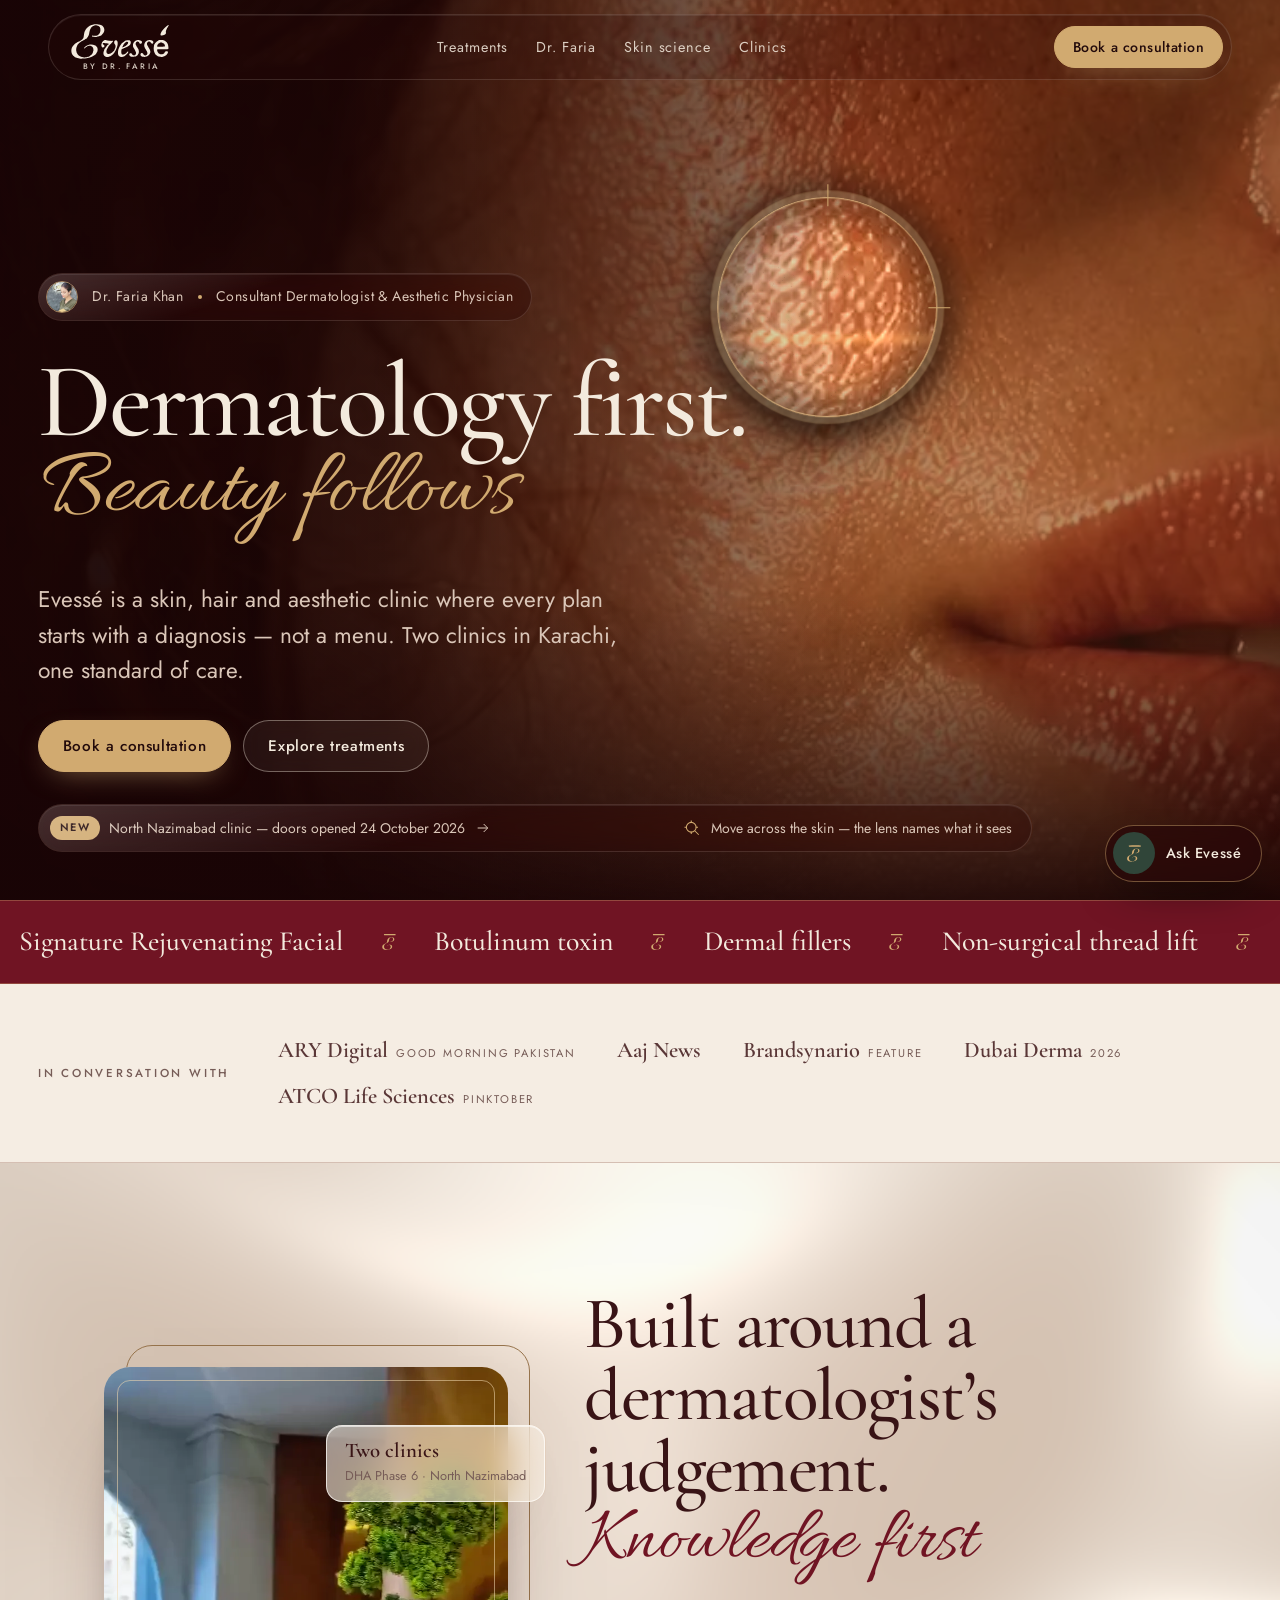
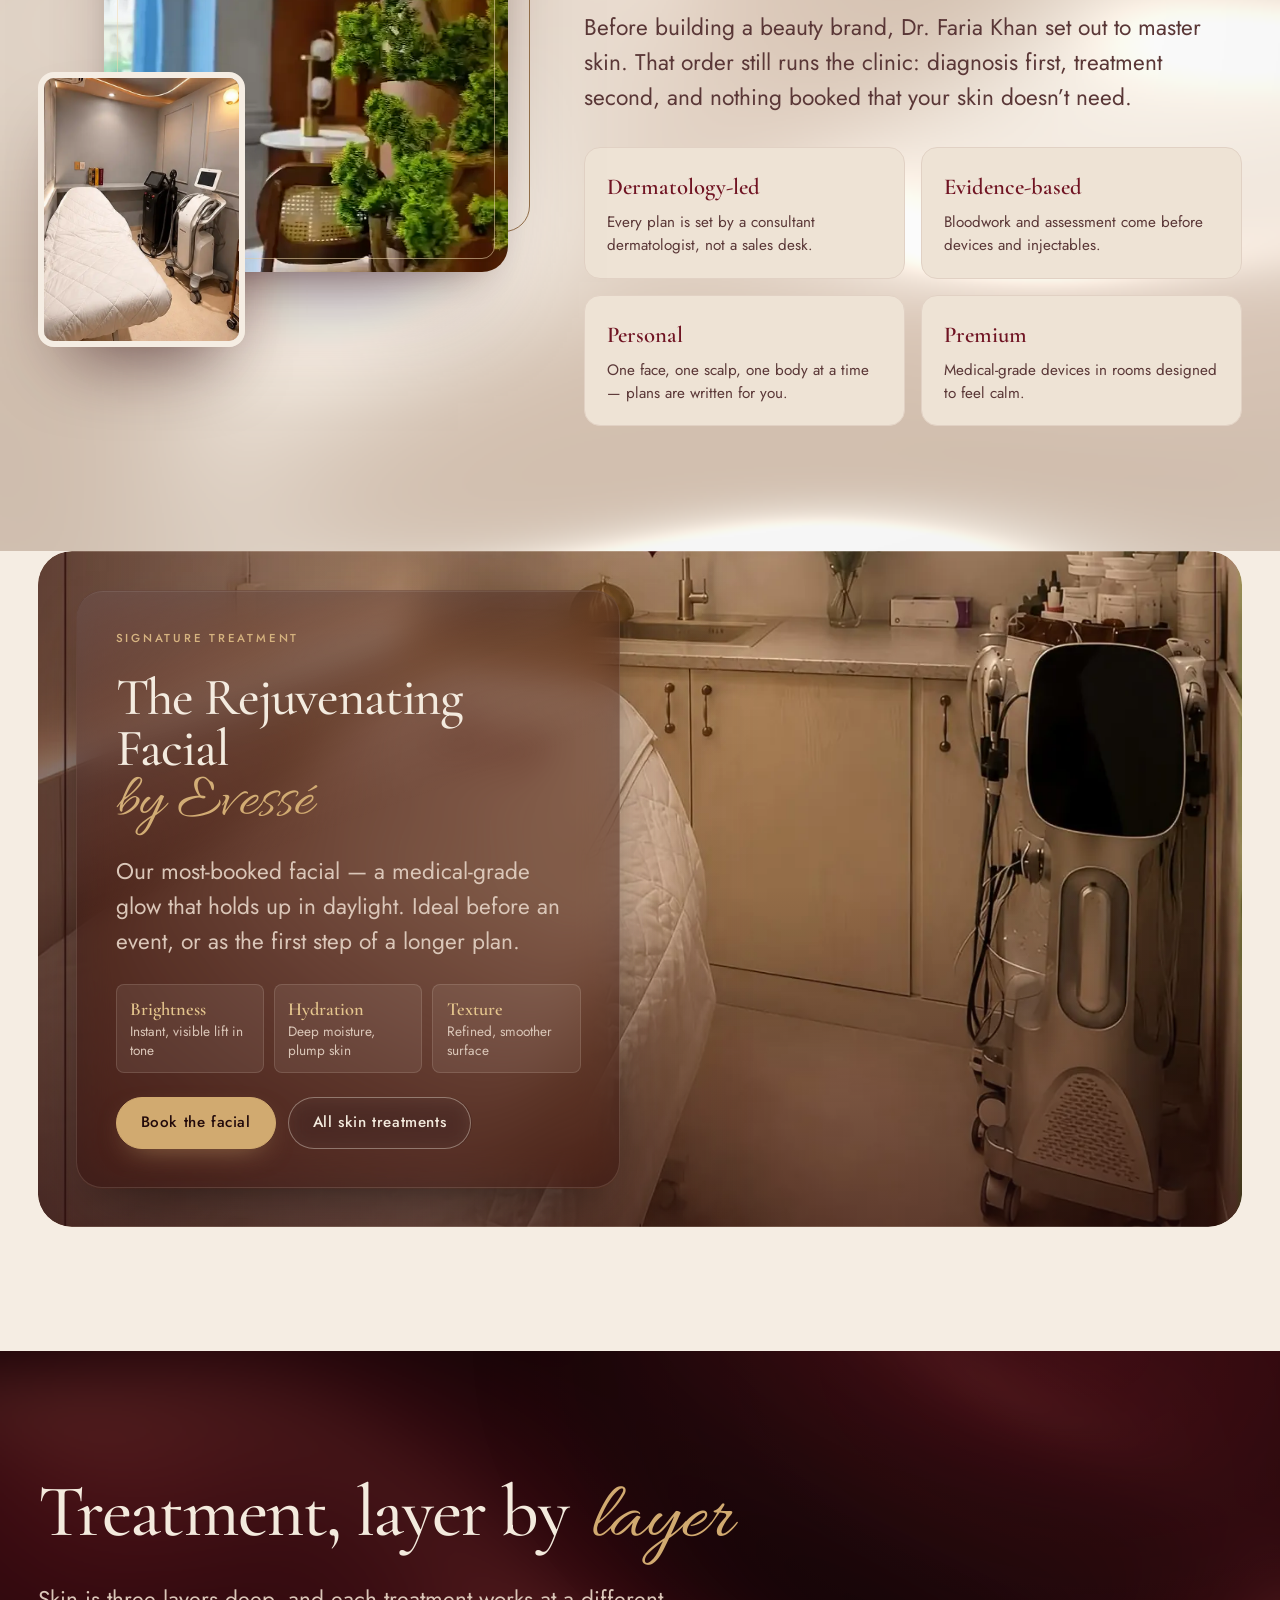
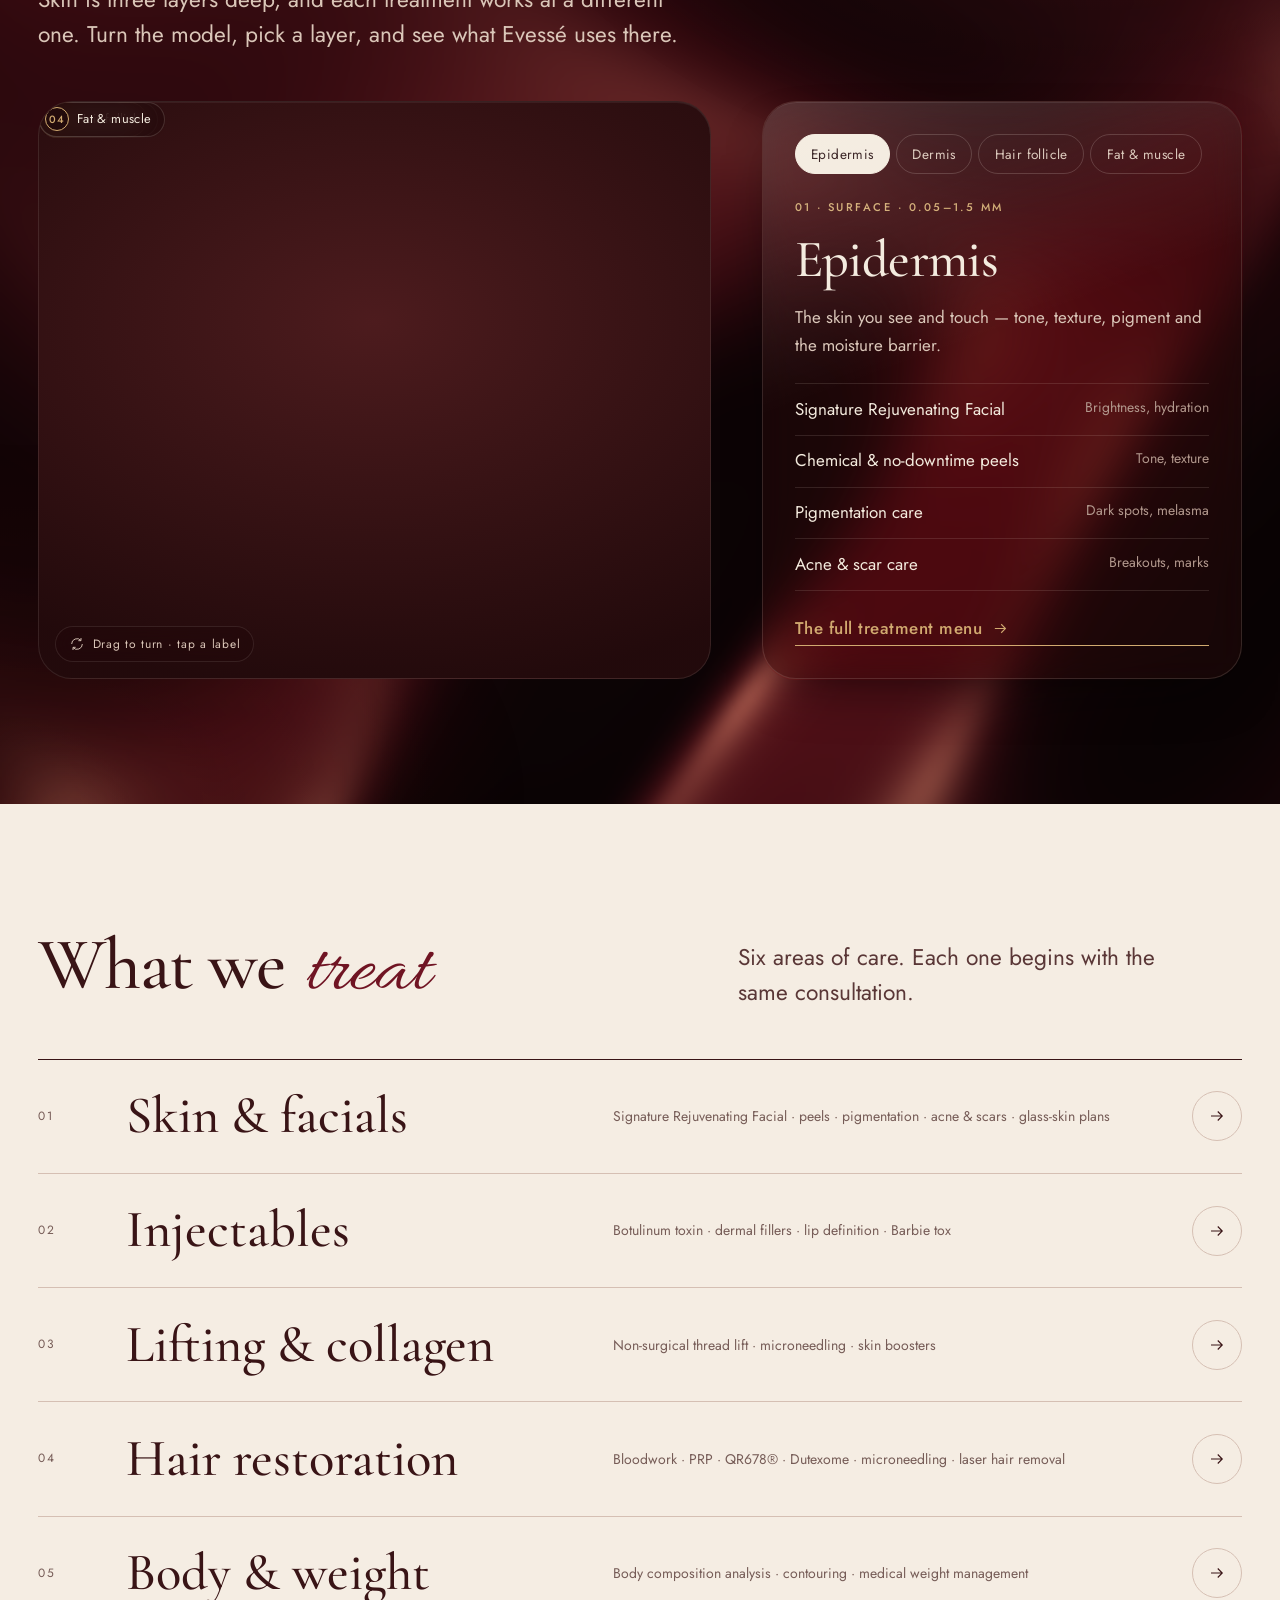
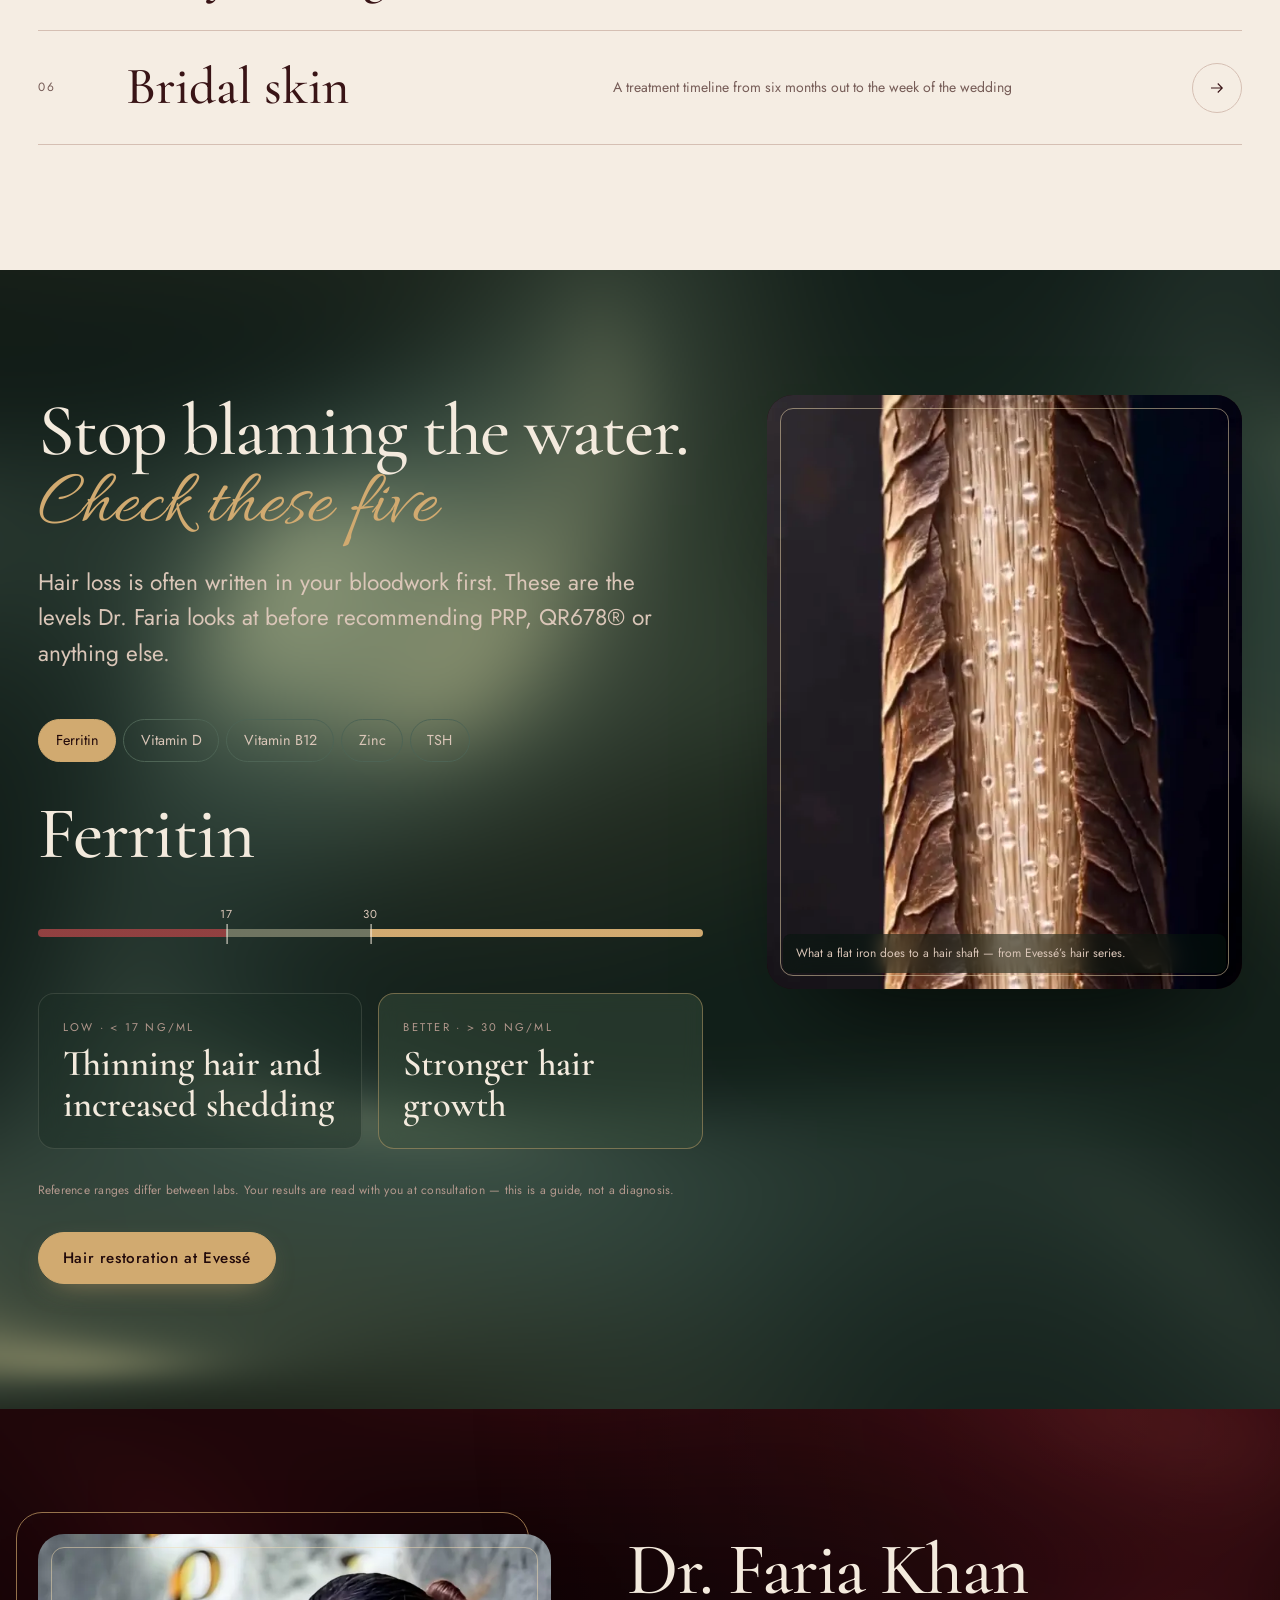
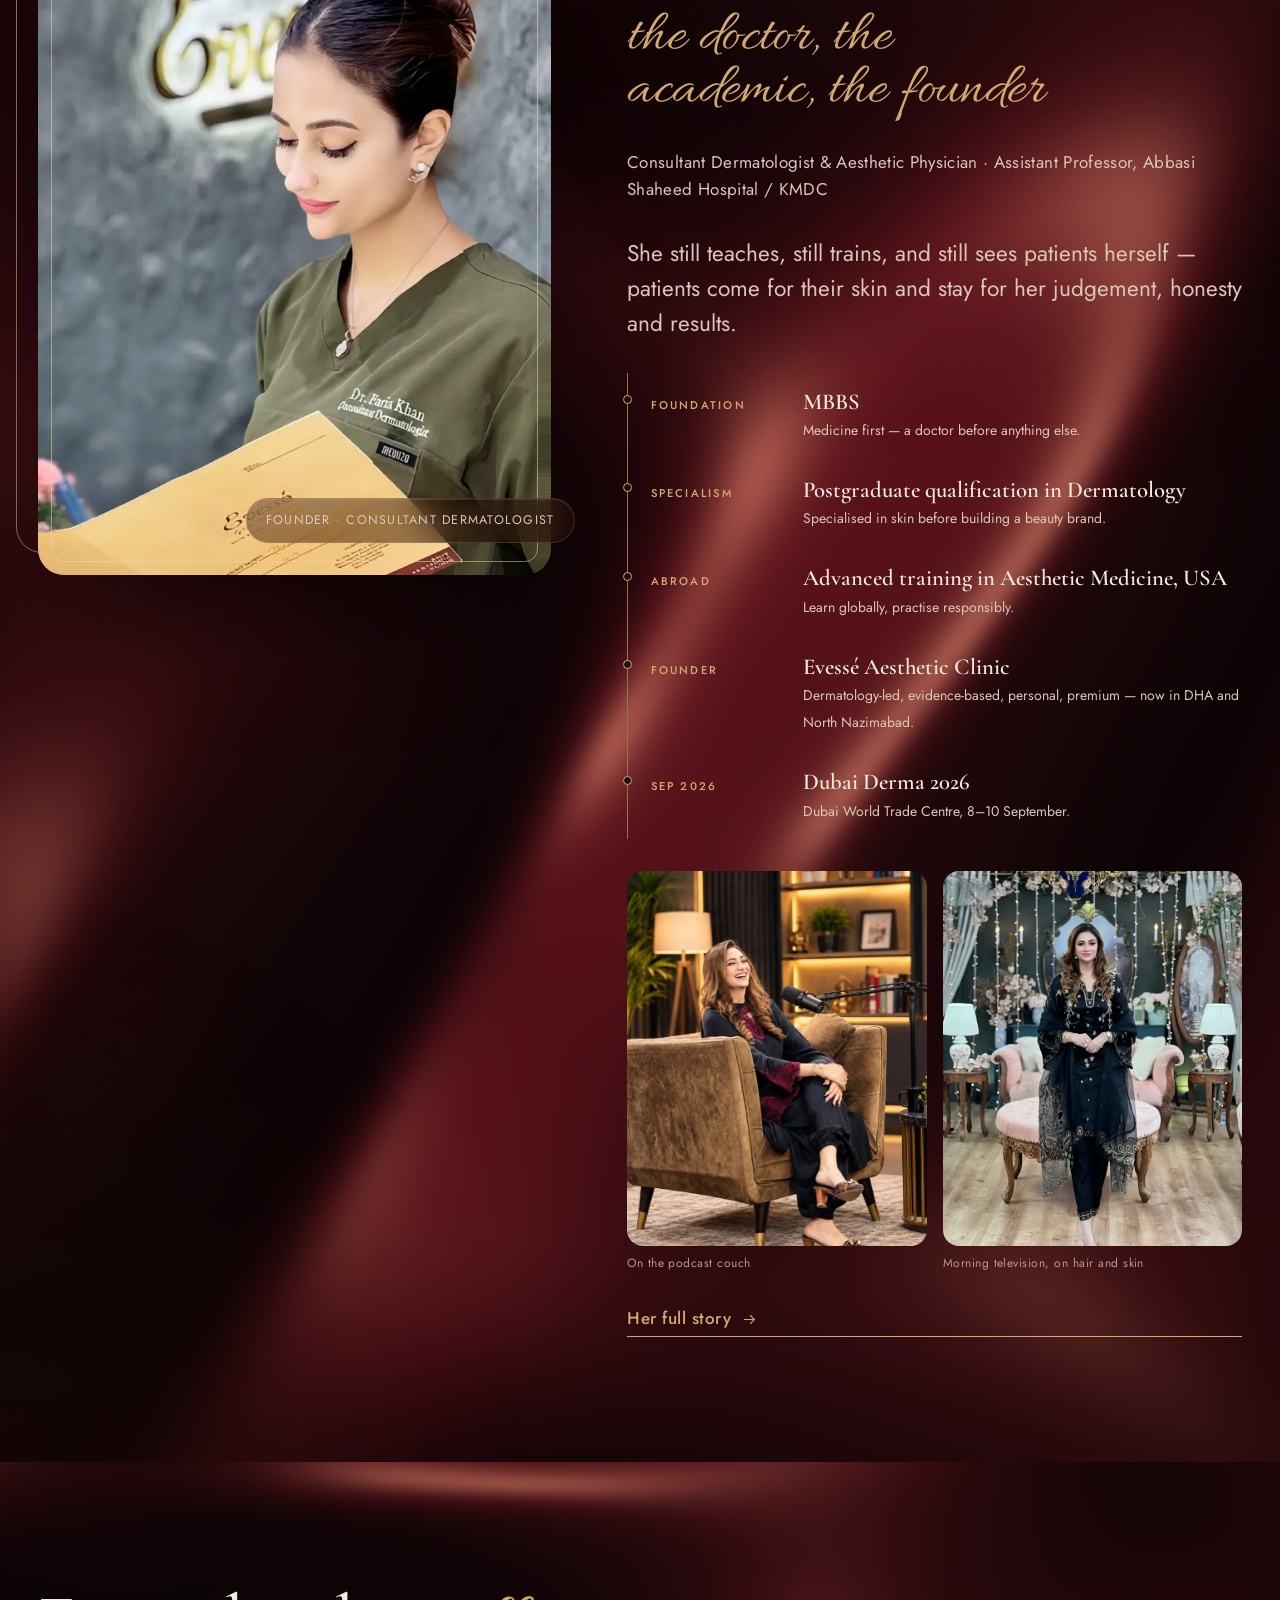
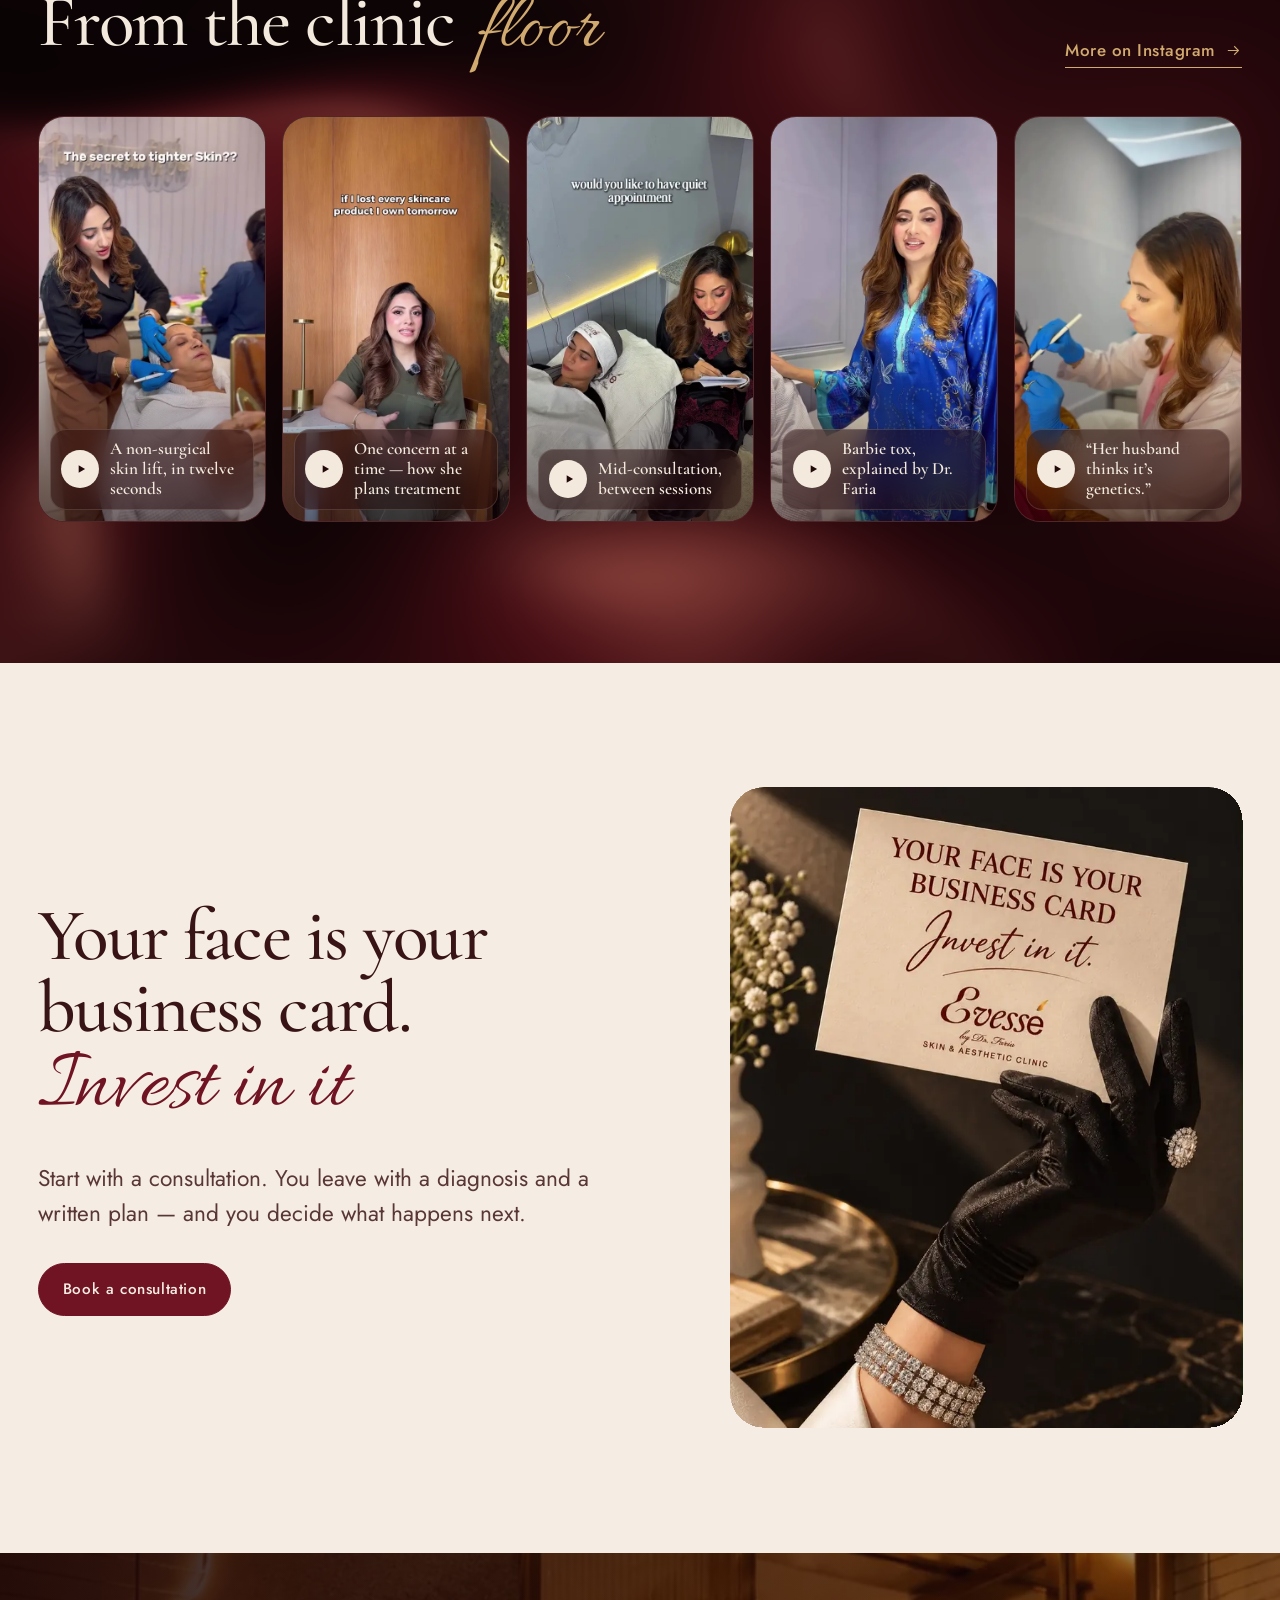
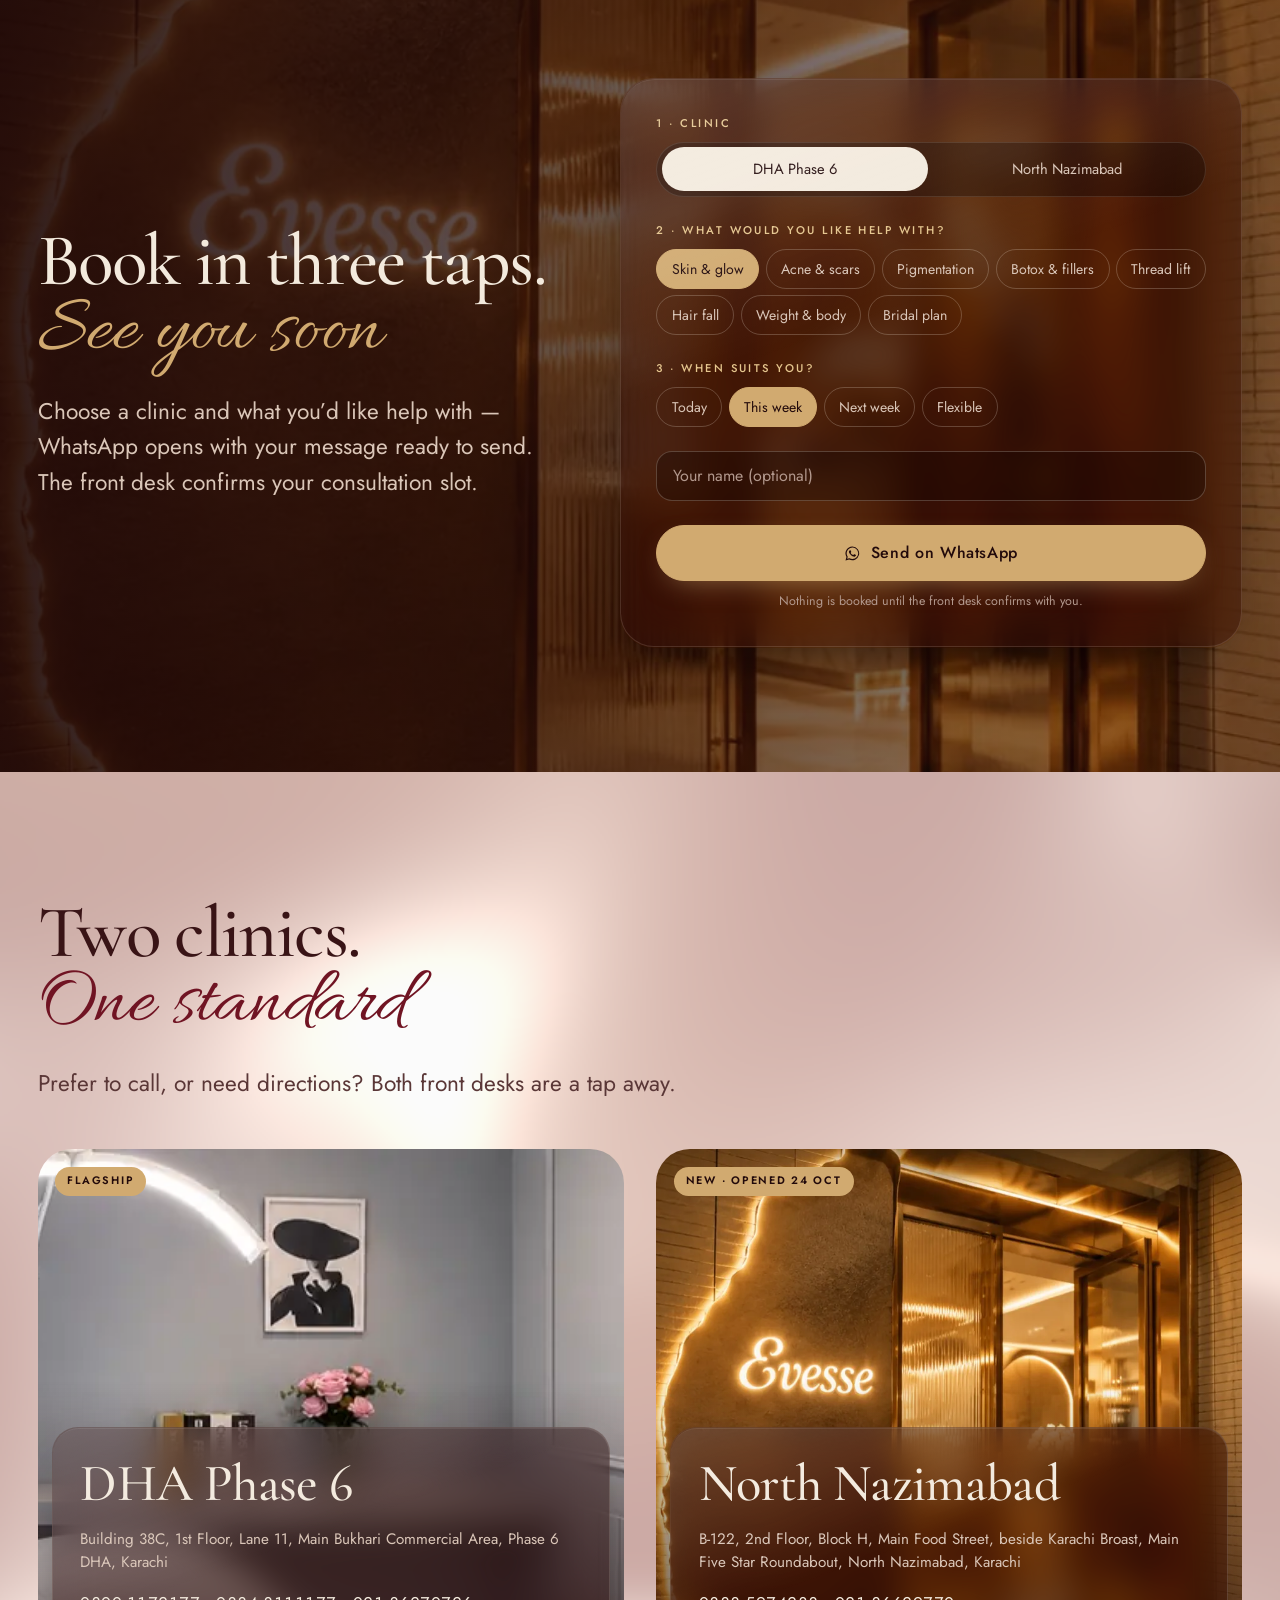
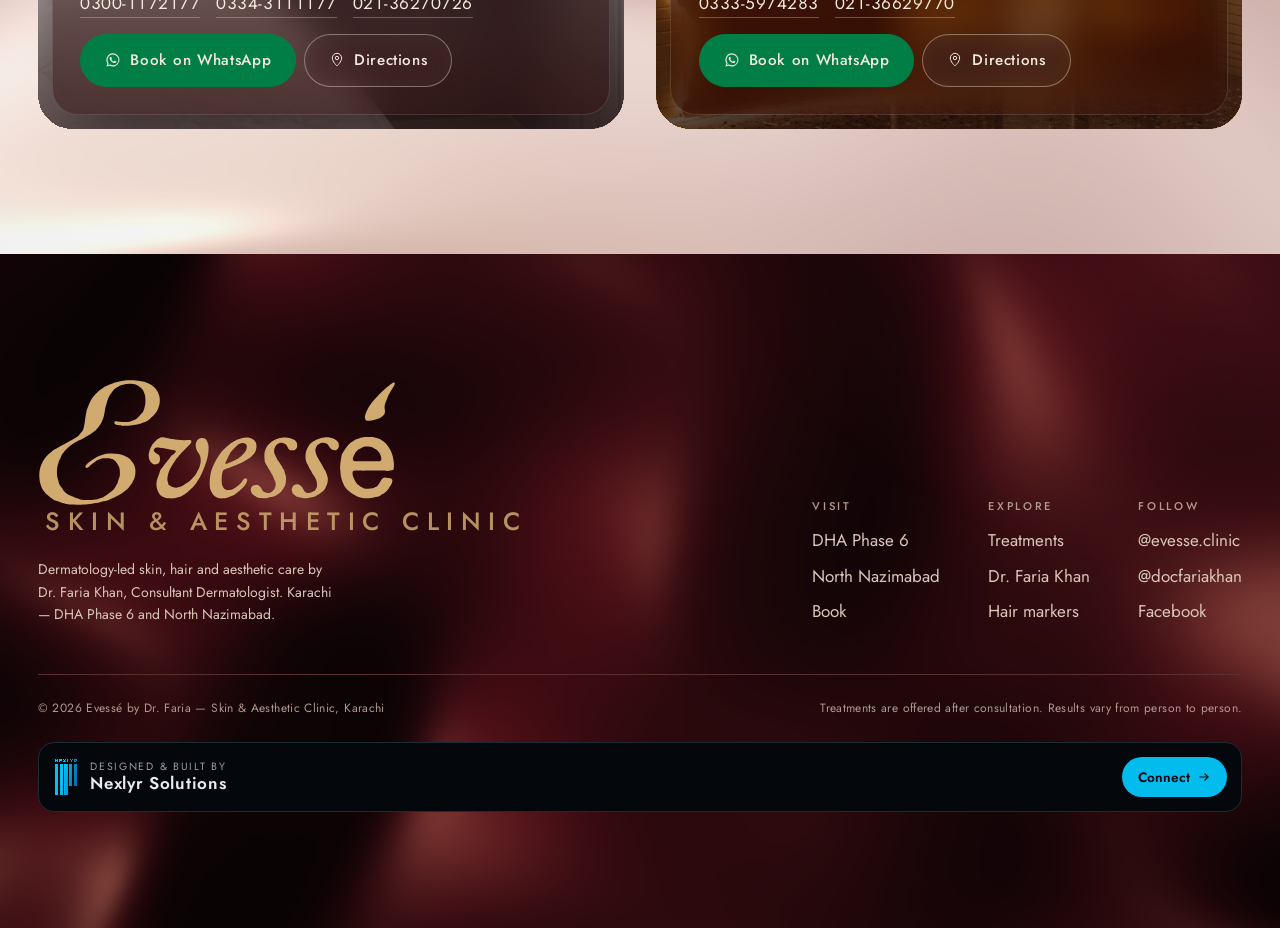
<file: index.html>
<!doctype html>
<html lang="en">
<head>
<meta charset="utf-8">
<meta name="viewport" content="width=device-width, initial-scale=1, viewport-fit=cover">
<title>Evessé by Dr. Faria — Skin & Aesthetic Clinic, Karachi</title>
<meta name="description" content="Dermatology-led skin, hair and aesthetic care by Dr. Faria Khan, Consultant Dermatologist. Clinics in DHA Phase 6 and North Nazimabad, Karachi.">
<meta name="theme-color" content="#2a0c10">
<link rel="canonical" href="https://evesse.nexlyr.solutions/">
<link rel="icon" href="assets/img/monogram.svg" type="image/svg+xml">
<link rel="apple-touch-icon" href="assets/img/apple-touch-icon.png">
<meta property="og:type" content="website">
<meta property="og:site_name" content="Evessé by Dr. Faria">
<meta property="og:locale" content="en_PK">
<meta property="og:url" content="https://evesse.nexlyr.solutions/">
<meta property="og:title" content="Evessé by Dr. Faria — Skin & Aesthetic Clinic, Karachi">
<meta property="og:description" content="Dermatology-led skin, hair and aesthetic care by Dr. Faria Khan, Consultant Dermatologist. Clinics in DHA Phase 6 and North Nazimabad, Karachi.">
<meta property="og:image" content="https://evesse.nexlyr.solutions/assets/img/og-image.jpg">
<meta property="og:image:secure_url" content="https://evesse.nexlyr.solutions/assets/img/og-image.jpg">
<meta property="og:image:type" content="image/jpeg">
<meta property="og:image:width" content="1200">
<meta property="og:image:height" content="630">
<meta property="og:image:alt" content="Evessé by Dr. Faria — Dermatology first. Beauty follows.">
<meta name="twitter:card" content="summary_large_image">
<meta name="twitter:title" content="Evessé by Dr. Faria — Skin & Aesthetic Clinic, Karachi">
<meta name="twitter:description" content="Dermatology-led skin, hair and aesthetic care by Dr. Faria Khan, Consultant Dermatologist. Clinics in DHA Phase 6 and North Nazimabad, Karachi.">
<meta name="twitter:image" content="https://evesse.nexlyr.solutions/assets/img/og-image.jpg">
<link rel="preload" href="assets/fonts/cormorant-garamond.woff2" as="font" type="font/woff2" crossorigin>
<link rel="preload" href="assets/fonts/jost.woff2" as="font" type="font/woff2" crossorigin>
<link rel="preload" href="assets/fonts/allura.woff2" as="font" type="font/woff2" crossorigin>
<script type="importmap">{"imports":{"three":"./assets/vendor/three.module.min.js"}}</script>
<link rel="modulepreload" href="assets/js/hero-lens.js?v=3e4e9dba">
<link rel="preload" as="image" href="assets/img/skin-macro.webp" fetchpriority="high">
<script type="application/ld+json">{"@context":"https://schema.org","@type":"MedicalClinic","name":"Evessé by Dr. Faria — Skin & Aesthetic Clinic","alternateName":"Evesse Aesthetic Clinic","medicalSpecialty":["Dermatology","PlasticSurgery"],"image":"https://evesse.nexlyr.solutions/assets/img/og-image.jpg","url":"https://evesse.nexlyr.solutions/","sameAs":["https://www.instagram.com/evesse.clinic/","https://www.instagram.com/docfariakhan/","https://www.facebook.com/docfariakhan/"],"founder":{"@type":"Physician","name":"Dr. Faria Khan","jobTitle":"Consultant Dermatologist & Aesthetic Physician"},"department":[{"@type":"MedicalClinic","name":"Evessé — DHA","telephone":"+92-300-1172177","address":{"@type":"PostalAddress","streetAddress":"Building 38C, 1st Floor, Lane 11, Main Bukhari Commercial Area, Phase 6 DHA","addressLocality":"Karachi","addressCountry":"PK"}},{"@type":"MedicalClinic","name":"Evessé — North Nazimabad","telephone":"+92-333-5974283","address":{"@type":"PostalAddress","streetAddress":"B-122, 2nd Floor, Block H, Main Food Street, beside Karachi Broast, Main Five Star Roundabout, North Nazimabad","addressLocality":"Karachi","addressCountry":"PK"}}]}</script>
<link rel="stylesheet" href="assets/css/site.css?v=4c064211">
<script>document.documentElement.classList.add('js');try{if(sessionStorage.getItem('ev-seen'))document.documentElement.classList.add('seen')}catch(e){}</script>
</head>
<body data-page="index.html">
<a class="skip" href="#main">Skip to content</a>
<div class="preloader" aria-hidden="true">
  <span class="pl__glow pl__glow--a"></span><span class="pl__glow pl__glow--b"></span>
  <div class="pl__stage">
    <div class="pl__lens">
      <span class="pl__ring"></span>
      <span class="pl__mono"></span>
    </div>
    <span class="pl__word"></span>
    <span class="pl__sub">Skin &amp; Aesthetic Clinic</span>
  </div>
  <div class="pl__foot"><span class="pl__tag">Dermatology first.</span><span class="pl__count"><b class="pl__pct">00</b></span></div>
</div>
<header class="nav" id="nav">
  <div class="nav__bar">
    <span class="nav__progress" aria-hidden="true"></span>
    <a class="wordmark" href="index.html" aria-label="Evessé by Dr. Faria — home"><span class="wordmark__script"></span><span class="wordmark__sub">by Dr. Faria</span></a>
    <nav aria-label="Primary"><ul class="nav__links"><li><a href="treatments.html">Treatments</a></li><li><a href="about.html">Dr. Faria</a></li><li><a href="index.html#layers">Skin science</a></li><li><a href="clinics.html">Clinics</a></li></ul></nav>
    <div class="nav__actions">
      <a class="btn btn--gilt btn--sm nav__book" href="clinics.html#book">Book a consultation</a>
      <button class="nav__menu" type="button" aria-expanded="false" aria-controls="nav-panel" aria-label="Open menu"><span class="nav__menu-icon"><span></span><span></span></span></button>
    </div>
  </div>
  <div class="nav__panel" id="nav-panel" role="dialog" aria-label="Menu">
    <ul><li><a href="treatments.html">Treatments <small>Skin · hair · body</small></a></li><li><a href="about.html">Dr. Faria <small>Her story</small></a></li><li><a href="index.html#layers">Skin science <small>The 3D layers</small></a></li><li><a href="clinics.html">Clinics <small>DHA · North</small></a></li></ul>
    <div class="nav__panel-foot">
      <a class="btn btn--wa btn--sm" href="https://wa.me/923001172177?text=Hello%20Evess%C3%A9%2C%20I%27d%20like%20to%20book%20a%20consultation%20at%20the%20DHA%20clinic." target="_blank" rel="noopener"><svg viewBox="0 0 24 24" fill="currentColor" aria-hidden="true"><path d="M12.04 2a9.9 9.9 0 0 0-8.5 15l-1.4 5 5.1-1.3A9.9 9.9 0 1 0 12.04 2Zm0 18.1a8.2 8.2 0 0 1-4.2-1.15l-.3-.18-3 .8.8-2.95-.2-.31a8.2 8.2 0 1 1 6.9 3.79Zm4.5-6.1c-.25-.12-1.46-.72-1.69-.8-.23-.08-.39-.12-.56.12-.16.25-.64.8-.79.97-.14.16-.29.18-.54.06-.25-.12-1.04-.38-1.98-1.22a7.4 7.4 0 0 1-1.37-1.7c-.14-.25-.02-.38.11-.5.11-.11.25-.29.37-.43.12-.15.16-.25.25-.41.08-.17.04-.31-.02-.44-.06-.12-.56-1.34-.76-1.84-.2-.48-.4-.41-.56-.42h-.47a.9.9 0 0 0-.66.31 2.76 2.76 0 0 0-.86 2.06c0 1.21.88 2.38 1 2.55.13.16 1.74 2.65 4.2 3.72.59.25 1.05.4 1.4.52.6.19 1.14.16 1.57.1.48-.07 1.46-.6 1.67-1.18.2-.58.2-1.08.14-1.18-.06-.1-.22-.17-.47-.29Z"/></svg> WhatsApp · DHA</a>
      <a class="btn btn--ghost btn--sm" href="https://wa.me/923335974283?text=Hello%20Evess%C3%A9%2C%20I%27d%20like%20to%20book%20a%20consultation%20at%20the%20North%20Nazimabad%20clinic." target="_blank" rel="noopener"><svg viewBox="0 0 24 24" fill="currentColor" aria-hidden="true"><path d="M12.04 2a9.9 9.9 0 0 0-8.5 15l-1.4 5 5.1-1.3A9.9 9.9 0 1 0 12.04 2Zm0 18.1a8.2 8.2 0 0 1-4.2-1.15l-.3-.18-3 .8.8-2.95-.2-.31a8.2 8.2 0 1 1 6.9 3.79Zm4.5-6.1c-.25-.12-1.46-.72-1.69-.8-.23-.08-.39-.12-.56.12-.16.25-.64.8-.79.97-.14.16-.29.18-.54.06-.25-.12-1.04-.38-1.98-1.22a7.4 7.4 0 0 1-1.37-1.7c-.14-.25-.02-.38.11-.5.11-.11.25-.29.37-.43.12-.15.16-.25.25-.41.08-.17.04-.31-.02-.44-.06-.12-.56-1.34-.76-1.84-.2-.48-.4-.41-.56-.42h-.47a.9.9 0 0 0-.66.31 2.76 2.76 0 0 0-.86 2.06c0 1.21.88 2.38 1 2.55.13.16 1.74 2.65 4.2 3.72.59.25 1.05.4 1.4.52.6.19 1.14.16 1.57.1.48-.07 1.46-.6 1.67-1.18.2-.58.2-1.08.14-1.18-.06-.1-.22-.17-.47-.29Z"/></svg> WhatsApp · North Nazimabad</a>
    </div>
  </div>
</header>

<main id="main">
  <section class="hero" id="hero" aria-labelledby="hero-title">
    <img class="hero__fallback" src="assets/img/skin-macro.webp" alt="" fetchpriority="high" width="1122" height="552">
    <canvas class="hero__canvas" aria-hidden="true"></canvas>
    <div class="lens" aria-hidden="true"><div class="lens__ring"></div><div class="lens__tag"><span class="lens__term">Stratum corneum</span><span class="lens__def">The outer 15–20 layers of flattened cells — your moisture barrier.</span></div></div>
    <div class="wrap hero__content">
      <p class="hero__cred glass"><span class="avatar"><img src="assets/img/dr-reception-sm.webp" alt="" width="32" height="32"></span><span>Dr. Faria Khan</span><span class="dot"></span><span>Consultant Dermatologist &amp; Aesthetic Physician</span></p>
      <div class="hero__readout glass" aria-hidden="true"><span class="lens__term">Stratum corneum</span><span class="lens__def">The outer 15–20 layers of flattened cells — your moisture barrier.</span></div>
      <h1 id="hero-title"><span>Dermatology first.</span> <span class="script">Beauty follows</span></h1>
      <p class="lede">Evessé is a skin, hair and aesthetic clinic where every plan starts with a diagnosis — not a menu. Two clinics in Karachi, one standard of care.</p>
      <div class="hero__ctas"><a class="btn btn--gilt" href="#book">Book a consultation</a><a class="btn btn--ghost" href="treatments.html">Explore treatments</a></div>
      <div class="hero__rail glass">
        <a class="hero__new" href="clinics.html#north"><i>New</i> North Nazimabad clinic — doors opened 24 October 2026 <svg viewBox="0 0 24 24" fill="none" stroke="currentColor" stroke-width="1.5" width="16" height="16" aria-hidden="true"><path d="M4 12h15M13 6l6 6-6 6"/></svg></a>
        <span class="hero__hint"><svg viewBox="0 0 24 24" fill="none" stroke="currentColor" stroke-width="1.4" aria-hidden="true"><circle cx="11" cy="11" r="6.5"/><path d="M11 2v3M11 17v3M2 11h3M17 11h3M16 16l5 5"/></svg> Move across the skin — the lens names what it sees</span>
      </div>
    </div>
  </section>

  <div class="marquee" aria-label="Treatments at Evessé"><div class="marquee__track"><div class="marquee__group"><span>Signature Rejuvenating Facial</span><i class="monogram" aria-hidden="true"></i><span>Botulinum toxin</span><i class="monogram" aria-hidden="true"></i><span>Dermal fillers</span><i class="monogram" aria-hidden="true"></i><span>Non-surgical thread lift</span><i class="monogram" aria-hidden="true"></i><span>Microneedling</span><i class="monogram" aria-hidden="true"></i><span>Skin boosters</span><i class="monogram" aria-hidden="true"></i><span>PRP & QR678®</span><i class="monogram" aria-hidden="true"></i><span>Pigmentation care</span><i class="monogram" aria-hidden="true"></i><span>Bridal skin</span><i class="monogram" aria-hidden="true"></i><span>Body composition</span><i class="monogram" aria-hidden="true"></i></div><div class="marquee__group" aria-hidden="true"><span>Signature Rejuvenating Facial</span><i class="monogram" aria-hidden="true"></i><span>Botulinum toxin</span><i class="monogram" aria-hidden="true"></i><span>Dermal fillers</span><i class="monogram" aria-hidden="true"></i><span>Non-surgical thread lift</span><i class="monogram" aria-hidden="true"></i><span>Microneedling</span><i class="monogram" aria-hidden="true"></i><span>Skin boosters</span><i class="monogram" aria-hidden="true"></i><span>PRP & QR678®</span><i class="monogram" aria-hidden="true"></i><span>Pigmentation care</span><i class="monogram" aria-hidden="true"></i><span>Bridal skin</span><i class="monogram" aria-hidden="true"></i><span>Body composition</span><i class="monogram" aria-hidden="true"></i></div></div></div>

  <section class="press" aria-label="In conversation with">
    <div class="wrap">
      <p class="label">In conversation with</p>
      <ul>
        <li>ARY Digital<small>Good Morning Pakistan</small></li>
        <li>Aaj News</li>
        <li>Brandsynario<small>Feature</small></li>
        <li>Dubai Derma<small>2026</small></li>
        <li>ATCO Life Sciences<small>Pinktober</small></li>
      </ul>
    </div>
  </section>

  <section class="section" data-satin="cream" aria-labelledby="clinic-title">
    <div class="wrap clinic">
      <div class="arch-wrap" data-tilt>
        <figure class="arch">
          <video class="autoplay" muted loop playsinline preload="none" poster="assets/img/clinic-broll-poster.webp" data-src="assets/video/clinic-broll.mp4" aria-label="Inside an Evessé treatment room"></video>
        </figure>
        <figure class="arch-inset"><img src="assets/img/room-devices.webp" srcset="assets/img/room-devices-sm.webp 720w, assets/img/room-devices.webp 1400w" sizes="(max-width: 900px) 40vw, 18vw" alt="A treatment room with medical-grade devices" loading="lazy" decoding="async"></figure>
        <div class="arch-badge glass-light"><strong>Two clinics</strong><span>DHA Phase 6 · North Nazimabad</span></div>
      </div>
      <div class="clinic__text">
        <h2 id="clinic-title">Built around a dermatologist’s judgement. <span class="script">Knowledge first</span></h2>
        <p class="lede">Before building a beauty brand, Dr. Faria Khan set out to master skin. That order still runs the clinic: diagnosis first, treatment second, and nothing booked that your skin doesn’t need.</p>
        <ul class="values">
          <li><strong>Dermatology-led</strong><span>Every plan is set by a consultant dermatologist, not a sales desk.</span></li>
          <li><strong>Evidence-based</strong><span>Bloodwork and assessment come before devices and injectables.</span></li>
          <li><strong>Personal</strong><span>One face, one scalp, one body at a time — plans are written for you.</span></li>
          <li><strong>Premium</strong><span>Medical-grade devices in rooms designed to feel calm.</span></li>
        </ul>
      </div>
    </div>
  </section>

  <section class="section" style="padding-top:0" aria-labelledby="spot-title">
    <div class="wrap">
      <div class="spot reveal">
        <img src="assets/img/room-bed.webp" srcset="assets/img/room-bed-sm.webp 720w, assets/img/room-bed.webp 1400w" sizes="100vw" alt="An Evessé treatment bed under warm light, beside a facial device" loading="lazy" decoding="async">
        <div class="spot__card glass">
          <p class="label gilt">Signature treatment</p>
          <h2 id="spot-title">The Rejuvenating Facial <span class="script">by Evessé</span></h2>
          <p class="lede">Our most-booked facial — a medical-grade glow that holds up in daylight. Ideal before an event, or as the first step of a longer plan.</p>
          <ul class="spot__list"><li><b>Brightness</b>Instant, visible lift in tone</li><li><b>Hydration</b>Deep moisture, plump skin</li><li><b>Texture</b>Refined, smoother surface</li></ul>
          <div class="hero__ctas"><a class="btn btn--gilt" href="#book">Book the facial</a><a class="btn btn--ghost" href="treatments.html#skin">All skin treatments</a></div>
        </div>
      </div>
    </div>
  </section>

  <section class="section night grain" data-satin="dark" id="layers" aria-labelledby="layers-title">
    <div class="wrap">
      <div class="layers__head">
        <h2 id="layers-title">Treatment, layer by <span class="script">layer</span></h2>
        <p class="lede">Skin is three layers deep, and each treatment works at a different one. Turn the model, pick a layer, and see what Evessé uses there.</p>
      </div>
      <div class="layers">
        <div class="stage" id="stage" role="img" aria-label="Interactive 3D cross-section of skin showing epidermis, dermis with hair follicles and blood vessels, and the fat layer beneath">
          <div class="stage__loading">Preparing the skin model…</div>
          <span class="stage__hint"><svg viewBox="0 0 24 24" fill="none" stroke="currentColor" stroke-width="1.4" aria-hidden="true"><path d="M4 12a8 8 0 0 1 14-5.3M20 12a8 8 0 0 1-14 5.3"/><path d="M18 3v4h-4M6 21v-4h4"/></svg> Drag to turn · tap a label</span>
        </div>
        <div class="layer-panel glass">
          <div class="layer-tabs" role="tablist" aria-label="Skin layers"><button type="button" role="tab" id="lt-epidermis" aria-controls="layer-card" aria-selected="true" data-layer="epidermis">Epidermis</button><button type="button" role="tab" id="lt-dermis" aria-controls="layer-card" aria-selected="false" data-layer="dermis">Dermis</button><button type="button" role="tab" id="lt-follicle" aria-controls="layer-card" aria-selected="false" data-layer="follicle">Hair follicle</button><button type="button" role="tab" id="lt-hypodermis" aria-controls="layer-card" aria-selected="false" data-layer="hypodermis">Fat & muscle</button></div>
          <div class="layer-card" id="layer-card" role="tabpanel" aria-live="polite">
            <span class="layer-card__depth">01 · Surface · 0.05–1.5 mm</span>
            <h3>Epidermis</h3>
            <p>The skin you see and touch — tone, texture, pigment and the moisture barrier.</p>
            <ul><li><span>Signature Rejuvenating Facial</span><span>Brightness, hydration</span></li><li><span>Chemical & no-downtime peels</span><span>Tone, texture</span></li><li><span>Pigmentation care</span><span>Dark spots, melasma</span></li><li><span>Acne & scar care</span><span>Breakouts, marks</span></li></ul>
          </div>
          <a class="link-arrow gilt" href="treatments.html">The full treatment menu <svg viewBox="0 0 24 24" fill="none" stroke="currentColor" stroke-width="1.5" aria-hidden="true"><path d="M4 12h15M13 6l6 6-6 6"/></svg></a>
        </div>
      </div>
    </div>
  </section>

  <section class="section" aria-labelledby="tx-title">
    <div class="wrap">
      <div class="index-head">
        <h2 id="tx-title">What we <span class="script">treat</span></h2>
        <p class="lede" style="max-width:36ch">Six areas of care. Each one begins with the same consultation.</p>
      </div>
      <ul class="tx"><li class="tx__item"><a class="tx__link" href="treatments.html#skin" data-peek="glow-2"><span class="tx__thumb"><img src="assets/img/glow-2-sm.webp" alt="" loading="lazy" width="64" height="80"></span><span class="tx__name">Skin & facials</span><span class="tx__list">Signature Rejuvenating Facial · peels · pigmentation · acne & scars · glass-skin plans</span><span class="tx__go"><svg viewBox="0 0 24 24" fill="none" stroke="currentColor" stroke-width="1.5" aria-hidden="true"><path d="M4 12h15M13 6l6 6-6 6"/></svg></span></a></li><li class="tx__item"><a class="tx__link" href="treatments.html#injectables" data-peek="lips-art"><span class="tx__thumb"><img src="assets/img/lips-art-sm.webp" alt="" loading="lazy" width="64" height="80"></span><span class="tx__name">Injectables</span><span class="tx__list">Botulinum toxin · dermal fillers · lip definition · Barbie tox</span><span class="tx__go"><svg viewBox="0 0 24 24" fill="none" stroke="currentColor" stroke-width="1.5" aria-hidden="true"><path d="M4 12h15M13 6l6 6-6 6"/></svg></span></a></li><li class="tx__item"><a class="tx__link" href="treatments.html#lifting" data-peek="room-devices"><span class="tx__thumb"><img src="assets/img/room-devices-sm.webp" alt="" loading="lazy" width="64" height="80"></span><span class="tx__name">Lifting & collagen</span><span class="tx__list">Non-surgical thread lift · microneedling · skin boosters</span><span class="tx__go"><svg viewBox="0 0 24 24" fill="none" stroke="currentColor" stroke-width="1.5" aria-hidden="true"><path d="M4 12h15M13 6l6 6-6 6"/></svg></span></a></li><li class="tx__item"><a class="tx__link" href="treatments.html#hair" data-peek="hair-exam"><span class="tx__thumb"><img src="assets/img/hair-exam-sm.webp" alt="" loading="lazy" width="64" height="80"></span><span class="tx__name">Hair restoration</span><span class="tx__list">Bloodwork · PRP · QR678® · Dutexome · microneedling · laser hair removal</span><span class="tx__go"><svg viewBox="0 0 24 24" fill="none" stroke="currentColor" stroke-width="1.5" aria-hidden="true"><path d="M4 12h15M13 6l6 6-6 6"/></svg></span></a></li><li class="tx__item"><a class="tx__link" href="treatments.html#body" data-peek="body"><span class="tx__thumb"><img src="assets/img/body-sm.webp" alt="" loading="lazy" width="64" height="80"></span><span class="tx__name">Body & weight</span><span class="tx__list">Body composition analysis · contouring · medical weight management</span><span class="tx__go"><svg viewBox="0 0 24 24" fill="none" stroke="currentColor" stroke-width="1.5" aria-hidden="true"><path d="M4 12h15M13 6l6 6-6 6"/></svg></span></a></li><li class="tx__item"><a class="tx__link" href="treatments.html#bridal" data-peek="bridal"><span class="tx__thumb"><img src="assets/img/bridal-sm.webp" alt="" loading="lazy" width="64" height="80"></span><span class="tx__name">Bridal skin</span><span class="tx__list">A treatment timeline from six months out to the week of the wedding</span><span class="tx__go"><svg viewBox="0 0 24 24" fill="none" stroke="currentColor" stroke-width="1.5" aria-hidden="true"><path d="M4 12h15M13 6l6 6-6 6"/></svg></span></a></li></ul>
      <div class="tx-peek" aria-hidden="true"><img src="assets/img/glow-2-sm.webp" alt="" data-k="glow-2" loading="lazy"><img src="assets/img/lips-art-sm.webp" alt="" data-k="lips-art" loading="lazy"><img src="assets/img/room-devices-sm.webp" alt="" data-k="room-devices" loading="lazy"><img src="assets/img/hair-exam-sm.webp" alt="" data-k="hair-exam" loading="lazy"><img src="assets/img/body-sm.webp" alt="" data-k="body" loading="lazy"><img src="assets/img/bridal-sm.webp" alt="" data-k="bridal" loading="lazy"></div>
    </div>
  </section>

  <section class="section sage" data-satin="sage" id="markers" aria-labelledby="mk-title">
    <div class="wrap markers">
      <div>
        <div class="markers__head">
          <h2 id="mk-title">Stop blaming the water. <span class="script">Check these five</span></h2>
          <p class="lede">Hair loss is often written in your bloodwork first. These are the levels Dr. Faria looks at before recommending PRP, QR678® or anything else.</p>
        </div>
        <div class="mk-tabs" role="tablist" aria-label="Blood markers"><button type="button" role="tab" aria-selected="true" data-k="ferritin">Ferritin</button><button type="button" role="tab" aria-selected="false" data-k="vitd">Vitamin D</button><button type="button" role="tab" aria-selected="false" data-k="b12">Vitamin B12</button><button type="button" role="tab" aria-selected="false" data-k="zinc">Zinc</button><button type="button" role="tab" aria-selected="false" data-k="tsh">TSH</button></div>
        <div class="mk-card" id="mk-card" aria-live="polite">
          <h3 class="mk-name">Ferritin</h3>
          <div class="mk-scale" style="--low:28%;--hi:50%"><div class="mk-scale__track"></div><span class="mk-scale__tick mk-a" style="left:28%">17</span><span class="mk-scale__tick mk-b" style="left:50%">30</span></div>
          <div class="mk-pair">
            <div><span class="tag">Low · <span class="mk-low">< 17 ng/mL</span></span><strong class="mk-lownote">Thinning hair and increased shedding</strong></div>
            <div><span class="tag">Better · <span class="mk-good">> 30 ng/mL</span></span><strong class="mk-goodnote">Stronger hair growth</strong></div>
          </div>
          <p class="mk-note">Reference ranges differ between labs. Your results are read with you at consultation — this is a guide, not a diagnosis.</p>
          <div><a class="btn btn--gilt" href="treatments.html#hair">Hair restoration at Evessé</a></div>
        </div>
      </div>
      <figure class="mk-media" data-tilt>
        <video class="autoplay" muted loop playsinline preload="none" poster="assets/img/hair-macro-poster.webp" data-src="assets/video/hair-macro.mp4" aria-label="Magnified hair shaft under heat"></video>
        <figcaption>What a flat iron does to a hair shaft — from Evessé’s hair series.</figcaption>
      </figure>
    </div>
  </section>

  <section class="section night grain" data-satin="dark" aria-labelledby="dr-title">
    <div class="wrap doctor">
      <figure class="doctor__portrait" data-tilt><div class="frame"><img src="assets/img/dr-reception.webp" srcset="assets/img/dr-reception-sm.webp 720w, assets/img/dr-reception.webp 1400w" sizes="(max-width: 900px) 100vw, 42vw" alt="Dr. Faria Khan reviewing a patient file at the Evessé reception" loading="lazy" decoding="async"></div><figcaption class="glass">Founder · Consultant Dermatologist</figcaption></figure>
      <div class="doctor__text">
        <h2 id="dr-title">Dr. Faria Khan <span class="script">the doctor, the academic, the founder</span></h2>
        <p class="doctor__title">Consultant Dermatologist &amp; Aesthetic Physician · Assistant Professor, Abbasi Shaheed Hospital / KMDC</p>
        <p class="lede">She still teaches, still trains, and still sees patients herself — patients come for their skin and stay for her judgement, honesty and results.</p>
        <ol class="timeline">
          <li><span class="when">Foundation</span><div><strong>MBBS</strong><span>Medicine first — a doctor before anything else.</span></div></li>
          <li><span class="when">Specialism</span><div><strong>Postgraduate qualification in Dermatology</strong><span>Specialised in skin before building a beauty brand.</span></div></li>
          <li><span class="when">Abroad</span><div><strong>Advanced training in Aesthetic Medicine, USA</strong><span>Learn globally, practise responsibly.</span></div></li>
          <li><span class="when">Founder</span><div><strong>Evessé Aesthetic Clinic</strong><span>Dermatology-led, evidence-based, personal, premium — now in DHA and North Nazimabad.</span></div></li>
          <li><span class="when">Sep 2026</span><div><strong>Dubai Derma 2026</strong><span>Dubai World Trade Centre, 8–10 September.</span></div></li>
        </ol>
        <div class="media-row">
          <figure><img src="assets/img/podcast.webp" srcset="assets/img/podcast-sm.webp 720w, assets/img/podcast.webp 1400w" sizes="(max-width: 640px) 50vw, 22vw" alt="Dr. Faria Khan laughing during a podcast recording" loading="lazy" decoding="async"><figcaption>On the podcast couch</figcaption></figure>
          <figure><img src="assets/img/dr-tv.webp" srcset="assets/img/dr-tv-sm.webp 720w, assets/img/dr-tv.webp 1400w" sizes="(max-width: 640px) 50vw, 22vw" alt="Dr. Faria Khan on a television morning-show set" loading="lazy" decoding="async"><figcaption>Morning television, on hair and skin</figcaption></figure>
        </div>
        <a class="link-arrow gilt" href="about.html">Her full story <svg viewBox="0 0 24 24" fill="none" stroke="currentColor" stroke-width="1.5" aria-hidden="true"><path d="M4 12h15M13 6l6 6-6 6"/></svg></a>
      </div>
    </div>
  </section>

  <section class="section night-2" data-satin="dark" aria-labelledby="reels-title">
    <div class="wrap">
      <div class="reels-head">
        <h2 id="reels-title">From the clinic <span class="script">floor</span></h2>
        <a class="link-arrow gilt" href="https://www.instagram.com/evesse.clinic/" target="_blank" rel="noopener">More on Instagram <svg viewBox="0 0 24 24" fill="none" stroke="currentColor" stroke-width="1.5" aria-hidden="true"><path d="M4 12h15M13 6l6 6-6 6"/></svg></a>
      </div>
      <div class="reels" tabindex="0" aria-label="Clinic videos — scroll sideways"><article class="reel"><img src="assets/img/reel-v35.webp" alt="" loading="lazy"><video preload="none" playsinline data-src="assets/video/reel-v35.mp4" aria-label="A non-surgical skin lift, in twelve seconds"></video><button class="reel__btn" type="button" aria-label="Play: A non-surgical skin lift, in twelve seconds"><span class="reel__meta"><span class="reel__play"><svg viewBox="0 0 24 24" fill="currentColor" aria-hidden="true"><path d="M8 5.5v13l11-6.5-11-6.5Z"/></svg></span><span class="reel__title">A non-surgical skin lift, in twelve seconds</span></span></button></article><article class="reel"><img src="assets/img/reel-v39.webp" alt="" loading="lazy"><video preload="none" playsinline data-src="assets/video/reel-v39.mp4" aria-label="One concern at a time — how she plans treatment"></video><button class="reel__btn" type="button" aria-label="Play: One concern at a time — how she plans treatment"><span class="reel__meta"><span class="reel__play"><svg viewBox="0 0 24 24" fill="currentColor" aria-hidden="true"><path d="M8 5.5v13l11-6.5-11-6.5Z"/></svg></span><span class="reel__title">One concern at a time — how she plans treatment</span></span></button></article><article class="reel"><img src="assets/img/reel-v38.webp" alt="" loading="lazy"><video preload="none" playsinline data-src="assets/video/reel-v38.mp4" aria-label="Mid-consultation, between sessions"></video><button class="reel__btn" type="button" aria-label="Play: Mid-consultation, between sessions"><span class="reel__meta"><span class="reel__play"><svg viewBox="0 0 24 24" fill="currentColor" aria-hidden="true"><path d="M8 5.5v13l11-6.5-11-6.5Z"/></svg></span><span class="reel__title">Mid-consultation, between sessions</span></span></button></article><article class="reel"><img src="assets/img/reel-v33.webp" alt="" loading="lazy"><video preload="none" playsinline data-src="assets/video/reel-v33.mp4" aria-label="Barbie tox, explained by Dr. Faria"></video><button class="reel__btn" type="button" aria-label="Play: Barbie tox, explained by Dr. Faria"><span class="reel__meta"><span class="reel__play"><svg viewBox="0 0 24 24" fill="currentColor" aria-hidden="true"><path d="M8 5.5v13l11-6.5-11-6.5Z"/></svg></span><span class="reel__title">Barbie tox, explained by Dr. Faria</span></span></button></article><article class="reel"><img src="assets/img/reel-v22.webp" alt="" loading="lazy"><video preload="none" playsinline data-src="assets/video/reel-v22.mp4" aria-label="“Her husband thinks it’s genetics.”"></video><button class="reel__btn" type="button" aria-label="Play: “Her husband thinks it’s genetics.”"><span class="reel__meta"><span class="reel__play"><svg viewBox="0 0 24 24" fill="currentColor" aria-hidden="true"><path d="M8 5.5v13l11-6.5-11-6.5Z"/></svg></span><span class="reel__title">“Her husband thinks it’s genetics.”</span></span></button></article></div>
    </div>
  </section>

  <section class="section" aria-label="Your face is your business card">
    <div class="wrap still">
      <div class="still__text">
        <blockquote>Your face is your business card. <span class="script" style="color:var(--color-accent)">Invest in it</span></blockquote>
        <p class="lede">Start with a consultation. You leave with a diagnosis and a written plan — and you decide what happens next.</p>
        <a class="btn" href="#book">Book a consultation</a>
      </div>
      <figure class="still__img reveal" data-tilt><img src="assets/img/business-card.webp" srcset="assets/img/business-card-sm.webp 720w, assets/img/business-card.webp 1400w" sizes="(max-width: 900px) 100vw, 40vw" alt="A gloved hand holding an Evessé card that reads: Your face is your business card. Invest in it." loading="lazy" decoding="async"></figure>
    </div>
  </section>

  <section class="section book-sec" id="book" aria-labelledby="book-title">
  <img class="book-sec__bg" src="assets/img/branch-door.webp" srcset="assets/img/branch-door-sm.webp 720w, assets/img/branch-door.webp 1400w" sizes="100vw" alt="" loading="lazy">
  <div class="wrap book-grid">
    <div>
      <h2 id="book-title">Book in three taps. <span class="script">See you soon</span></h2>
      <p class="lede">Choose a clinic and what you’d like help with — WhatsApp opens with your message ready to send. The front desk confirms your consultation slot.</p>
    </div>
    <form class="booker glass" id="booker" novalidate>
      <fieldset><legend>1 · Clinic</legend>
        <div class="seg"><label><input type="radio" name="branch" value="dha" checked><span>DHA Phase 6</span></label><label><input type="radio" name="branch" value="north"><span>North Nazimabad</span></label></div>
      </fieldset>
      <fieldset><legend>2 · What would you like help with?</legend><div class="chips"><label><input type="checkbox" name="concern" value="Skin & glow" checked><span>Skin & glow</span></label><label><input type="checkbox" name="concern" value="Acne & scars"><span>Acne & scars</span></label><label><input type="checkbox" name="concern" value="Pigmentation"><span>Pigmentation</span></label><label><input type="checkbox" name="concern" value="Botox & fillers"><span>Botox & fillers</span></label><label><input type="checkbox" name="concern" value="Thread lift"><span>Thread lift</span></label><label><input type="checkbox" name="concern" value="Hair fall"><span>Hair fall</span></label><label><input type="checkbox" name="concern" value="Weight & body"><span>Weight & body</span></label><label><input type="checkbox" name="concern" value="Bridal plan"><span>Bridal plan</span></label></div></fieldset>
      <fieldset><legend>3 · When suits you?</legend><div class="chips"><label><input type="radio" name="when" value="Today"><span>Today</span></label><label><input type="radio" name="when" value="This week" checked><span>This week</span></label><label><input type="radio" name="when" value="Next week"><span>Next week</span></label><label><input type="radio" name="when" value="Flexible"><span>Flexible</span></label></div></fieldset>
      <div class="field"><label class="sr-only" for="bk-name">Your name (optional)</label><input id="bk-name" name="name" type="text" autocomplete="name" placeholder="Your name (optional)"></div>
      <div class="booker__go"><button class="btn btn--gilt" type="submit"><svg viewBox="0 0 24 24" fill="currentColor" aria-hidden="true"><path d="M12.04 2a9.9 9.9 0 0 0-8.5 15l-1.4 5 5.1-1.3A9.9 9.9 0 1 0 12.04 2Zm0 18.1a8.2 8.2 0 0 1-4.2-1.15l-.3-.18-3 .8.8-2.95-.2-.31a8.2 8.2 0 1 1 6.9 3.79Zm4.5-6.1c-.25-.12-1.46-.72-1.69-.8-.23-.08-.39-.12-.56.12-.16.25-.64.8-.79.97-.14.16-.29.18-.54.06-.25-.12-1.04-.38-1.98-1.22a7.4 7.4 0 0 1-1.37-1.7c-.14-.25-.02-.38.11-.5.11-.11.25-.29.37-.43.12-.15.16-.25.25-.41.08-.17.04-.31-.02-.44-.06-.12-.56-1.34-.76-1.84-.2-.48-.4-.41-.56-.42h-.47a.9.9 0 0 0-.66.31 2.76 2.76 0 0 0-.86 2.06c0 1.21.88 2.38 1 2.55.13.16 1.74 2.65 4.2 3.72.59.25 1.05.4 1.4.52.6.19 1.14.16 1.57.1.48-.07 1.46-.6 1.67-1.18.2-.58.2-1.08.14-1.18-.06-.1-.22-.17-.47-.29Z"/></svg> Send on WhatsApp</button><p class="booker__note">Nothing is booked until the front desk confirms with you.</p></div>
    </form>
  </div>
</section>


  <section class="section paper-2" data-satin="blush" aria-labelledby="clinics-title">
    <div class="wrap">
      <div class="clinics-head">
        <h2 id="clinics-title">Two clinics. <span class="script">One standard</span></h2>
        <p class="lede">Prefer to call, or need directions? Both front desks are a tap away.</p>
      </div>
      <div class="branches"><article class="branch" id="dha">
  <div class="branch__img"><img src="assets/img/room-space.webp" srcset="assets/img/room-space-sm.webp 720w, assets/img/room-space.webp 1400w" sizes="(max-width: 900px) 100vw, 45vw" alt="A quiet treatment room at the DHA clinic" loading="lazy" decoding="async"><span class="branch__badge">Flagship</span></div>
  <div class="branch__body glass">
    <h3>DHA Phase 6</h3>
    <address>Building 38C, 1st Floor, Lane 11, Main Bukhari Commercial Area, Phase 6 DHA, Karachi</address>
    <div class="branch__phones"><a href="tel:+923001172177">0300-1172177</a><a href="tel:+923343111177">0334-3111177</a><a href="tel:+922136270726">021-36270726</a></div>
    <div class="branch__ctas">
      <a class="btn btn--wa" href="https://wa.me/923001172177?text=Hello%20Evess%C3%A9%2C%20I%27d%20like%20to%20book%20a%20consultation%20at%20the%20DHA%20Phase%206%20clinic." target="_blank" rel="noopener"><svg viewBox="0 0 24 24" fill="currentColor" aria-hidden="true"><path d="M12.04 2a9.9 9.9 0 0 0-8.5 15l-1.4 5 5.1-1.3A9.9 9.9 0 1 0 12.04 2Zm0 18.1a8.2 8.2 0 0 1-4.2-1.15l-.3-.18-3 .8.8-2.95-.2-.31a8.2 8.2 0 1 1 6.9 3.79Zm4.5-6.1c-.25-.12-1.46-.72-1.69-.8-.23-.08-.39-.12-.56.12-.16.25-.64.8-.79.97-.14.16-.29.18-.54.06-.25-.12-1.04-.38-1.98-1.22a7.4 7.4 0 0 1-1.37-1.7c-.14-.25-.02-.38.11-.5.11-.11.25-.29.37-.43.12-.15.16-.25.25-.41.08-.17.04-.31-.02-.44-.06-.12-.56-1.34-.76-1.84-.2-.48-.4-.41-.56-.42h-.47a.9.9 0 0 0-.66.31 2.76 2.76 0 0 0-.86 2.06c0 1.21.88 2.38 1 2.55.13.16 1.74 2.65 4.2 3.72.59.25 1.05.4 1.4.52.6.19 1.14.16 1.57.1.48-.07 1.46-.6 1.67-1.18.2-.58.2-1.08.14-1.18-.06-.1-.22-.17-.47-.29Z"/></svg> Book on WhatsApp</a>
      <a class="btn btn--ghost" href="https://www.google.com/maps/search/?api=1&query=Evesse+Aesthetic+Clinic+Bukhari+Commercial+Phase+6+DHA+Karachi" target="_blank" rel="noopener"><svg viewBox="0 0 24 24" fill="none" stroke="currentColor" stroke-width="1.5" aria-hidden="true"><path d="M12 21s7-6.2 7-12a7 7 0 1 0-14 0c0 5.8 7 12 7 12Z"/><circle cx="12" cy="9" r="2.5"/></svg> Directions</a>
    </div>
  </div>
</article><article class="branch" id="north">
  <div class="branch__img"><img src="assets/img/branch-door.webp" srcset="assets/img/branch-door-sm.webp 720w, assets/img/branch-door.webp 1400w" sizes="(max-width: 900px) 100vw, 45vw" alt="The lit stone entrance of the new North Nazimabad clinic" loading="lazy" decoding="async"><span class="branch__badge">New · opened 24 Oct</span></div>
  <div class="branch__body glass">
    <h3>North Nazimabad</h3>
    <address>B-122, 2nd Floor, Block H, Main Food Street, beside Karachi Broast, Main Five Star Roundabout, North Nazimabad, Karachi</address>
    <div class="branch__phones"><a href="tel:+923335974283">0333-5974283</a><a href="tel:+922136629770">021-36629770</a></div>
    <div class="branch__ctas">
      <a class="btn btn--wa" href="https://wa.me/923335974283?text=Hello%20Evess%C3%A9%2C%20I%27d%20like%20to%20book%20a%20consultation%20at%20the%20North%20Nazimabad%20clinic." target="_blank" rel="noopener"><svg viewBox="0 0 24 24" fill="currentColor" aria-hidden="true"><path d="M12.04 2a9.9 9.9 0 0 0-8.5 15l-1.4 5 5.1-1.3A9.9 9.9 0 1 0 12.04 2Zm0 18.1a8.2 8.2 0 0 1-4.2-1.15l-.3-.18-3 .8.8-2.95-.2-.31a8.2 8.2 0 1 1 6.9 3.79Zm4.5-6.1c-.25-.12-1.46-.72-1.69-.8-.23-.08-.39-.12-.56.12-.16.25-.64.8-.79.97-.14.16-.29.18-.54.06-.25-.12-1.04-.38-1.98-1.22a7.4 7.4 0 0 1-1.37-1.7c-.14-.25-.02-.38.11-.5.11-.11.25-.29.37-.43.12-.15.16-.25.25-.41.08-.17.04-.31-.02-.44-.06-.12-.56-1.34-.76-1.84-.2-.48-.4-.41-.56-.42h-.47a.9.9 0 0 0-.66.31 2.76 2.76 0 0 0-.86 2.06c0 1.21.88 2.38 1 2.55.13.16 1.74 2.65 4.2 3.72.59.25 1.05.4 1.4.52.6.19 1.14.16 1.57.1.48-.07 1.46-.6 1.67-1.18.2-.58.2-1.08.14-1.18-.06-.1-.22-.17-.47-.29Z"/></svg> Book on WhatsApp</a>
      <a class="btn btn--ghost" href="https://www.google.com/maps/search/?api=1&query=Evesse+Aesthetic+Clinic+Block+H+North+Nazimabad+Karachi" target="_blank" rel="noopener"><svg viewBox="0 0 24 24" fill="none" stroke="currentColor" stroke-width="1.5" aria-hidden="true"><path d="M12 21s7-6.2 7-12a7 7 0 1 0-14 0c0 5.8 7 12 7 12Z"/><circle cx="12" cy="9" r="2.5"/></svg> Directions</a>
    </div>
  </div>
</article></div>
    </div>
  </section>
</main>
<script type="application/json" id="ev-data">{"layers": [{"id": "epidermis", "n": "01", "name": "Epidermis", "depth": "Surface · 0.05–1.5 mm", "lead": "The skin you see and touch — tone, texture, pigment and the moisture barrier.", "tx": [["Signature Rejuvenating Facial", "Brightness, hydration"], ["Chemical & no-downtime peels", "Tone, texture"], ["Pigmentation care", "Dark spots, melasma"], ["Acne & scar care", "Breakouts, marks"]]}, {"id": "dermis", "n": "02", "name": "Dermis", "depth": "Support · 1–4 mm", "lead": "Collagen, elastin and blood supply — the scaffold that keeps skin firm.", "tx": [["Microneedling", "Collagen, fine lines"], ["Skin boosters", "Deep hydration"], ["Dermal fillers", "Volume, contour"], ["Non-surgical thread lift", "Lift, laxity"]]}, {"id": "follicle", "n": "03", "name": "Hair follicle", "depth": "Rooted · 3–5 mm", "lead": "Every hair grows from a follicle in the dermis, fed by blood, hormones and nutrients.", "tx": [["Hair-loss bloodwork", "Ferritin, D, B12, zinc, TSH"], ["PRP", "Growth factors"], ["QR678® · Dutexome", "Follicle support"], ["Laser hair removal", "Unwanted hair"]]}, {"id": "hypodermis", "n": "04", "name": "Fat & muscle", "depth": "Deep · below 4 mm", "lead": "Fat, fascia and the muscles of expression — where shape and movement come from.", "tx": [["Botulinum toxin", "Expression lines"], ["Barbie tox", "Trapezius slimming"], ["Body contouring", "Shape"], ["Medical weight management", "Body composition"]]}], "markers": [{"k": "ferritin", "name": "Ferritin", "unit": "ng/mL", "low": "< 17", "lowNote": "Thinning hair and increased shedding", "good": "> 30", "goodNote": "Stronger hair growth", "a": 17, "b": 30, "max": 60}, {"k": "vitd", "name": "Vitamin D", "unit": "ng/mL", "low": "< 20", "lowNote": "Persistent shedding, poor response to treatment", "good": "> 30", "goodNote": "Better support for the hair growth cycle", "a": 20, "b": 30, "max": 60}, {"k": "b12", "name": "Vitamin B12", "unit": "ng/mL", "low": "< 220", "lowNote": "Weak hair, shedding, low density", "good": "> 250", "goodNote": "Stronger, more resilient hair", "a": 220, "b": 250, "max": 500}, {"k": "zinc", "name": "Zinc", "unit": "mcg/dL", "low": "< 53", "lowNote": "Fragile, brittle, lifeless hair", "good": "> 70", "goodNote": "Better structure and strength", "a": 53, "b": 70, "max": 120}, {"k": "tsh", "name": "TSH", "unit": "mIU/L", "low": "> 5.5", "lowNote": "Slow metabolism, possible hair loss", "good": "0.5 – 2", "goodNote": "Better balance for the hair cycle", "a": 2, "b": 5.5, "max": 8, "inverse": true}]}</script>
<footer class="footer" data-satin="dark">
  <div class="wrap">
    <div class="footer__mast">
      <div style="display:grid;gap:1.5rem;justify-items:start">
        <a class="wordmark" href="index.html" aria-label="Evessé by Dr. Faria — home"><span class="wordmark__script"></span><span class="wordmark__sub">Skin &amp; Aesthetic Clinic</span></a>
        <p class="small" style="color:var(--color-cream-2);max-width:38ch">Dermatology-led skin, hair and aesthetic care by Dr. Faria Khan, Consultant Dermatologist. Karachi — DHA Phase 6 and North Nazimabad.</p>
      </div>
      <div class="footer__cols">
        <div><h4>Visit</h4><ul><li><a href="clinics.html#dha">DHA Phase 6</a></li><li><a href="clinics.html#north">North Nazimabad</a></li><li><a href="clinics.html#book">Book</a></li></ul></div>
        <div><h4>Explore</h4><ul><li><a href="treatments.html">Treatments</a></li><li><a href="about.html">Dr. Faria Khan</a></li><li><a href="index.html#markers">Hair markers</a></li></ul></div>
        <div><h4>Follow</h4><ul><li><a href="https://www.instagram.com/evesse.clinic/" target="_blank" rel="noopener">@evesse.clinic</a></li><li><a href="https://www.instagram.com/docfariakhan/" target="_blank" rel="noopener">@docfariakhan</a></li><li><a href="https://www.facebook.com/docfariakhan/" target="_blank" rel="noopener">Facebook</a></li></ul></div>
      </div>
    </div>
    <div class="footer__base"><span>© 2026 Evessé by Dr. Faria — Skin &amp; Aesthetic Clinic, Karachi</span><span>Treatments are offered after consultation. Results vary from person to person.</span></div>
    <div class="nexlyr">
      <a class="nexlyr__id" href="https://nexlyr.solutions" target="_blank" rel="noopener"><img src="assets/img/nexlyr-logo.svg" alt="Nexlyr Solutions" width="22" height="35" loading="lazy"><span><small>Designed &amp; built by</small><strong>Nexlyr Solutions</strong></span></a>
      <a class="nexlyr__btn" href="https://nexlyr.solutions" target="_blank" rel="noopener">Connect <svg viewBox="0 0 24 24" fill="none" stroke="currentColor" stroke-width="2" width="14" height="14" aria-hidden="true"><path d="M4 12h15M13 6l6 6-6 6"/></svg></a>
    </div>
  </div>
</footer>
<nav class="dock" aria-label="Quick actions">
  <a class="btn btn--gilt" href="clinics.html#book">Book a consultation</a>
  <a class="dock__icon" href="tel:+923001172177" aria-label="Call the DHA clinic"><svg viewBox="0 0 24 24" fill="none" stroke="currentColor" stroke-width="1.5" aria-hidden="true"><path d="M5 4h4l2 5-2.5 1.5a11 11 0 0 0 5 5L15 13l5 2v4a2 2 0 0 1-2 2A16 16 0 0 1 3 6a2 2 0 0 1 2-2Z"/></svg></a>
  <button class="dock__icon" type="button" data-open-chat aria-expanded="false" aria-controls="chat" aria-label="Ask Evessé"><span class="monogram"></span></button>
</nav>
<button class="chat-fab" type="button" aria-expanded="false" aria-controls="chat"><span class="chat-fab__mono"><span class="monogram"></span></span><span class="chat-fab__label">Ask Evessé</span></button>
<section class="chat" id="chat" role="dialog" aria-label="Ask Evessé" aria-modal="false">
  <div class="chat__head"><span class="chat-fab__mono"><span class="monogram"></span></span><div><strong>Ask Evessé</strong><small>Quick answers · a person replies on WhatsApp</small></div><button class="chat__close" type="button" aria-label="Close chat"><svg viewBox="0 0 24 24" fill="none" stroke="currentColor" stroke-width="1.6" aria-hidden="true"><path d="M6 6l12 12M18 6 6 18"/></svg></button></div>
  <div class="chat__log" aria-live="polite"></div>
  <div class="chat__chips" role="group" aria-label="Suggested questions"></div>
</section>
<script src="assets/vendor/lenis.min.js?v=205b0d5f" defer></script>
<script src="assets/js/site.js?v=2ea71471" defer></script>

</body>
</html>
</file>
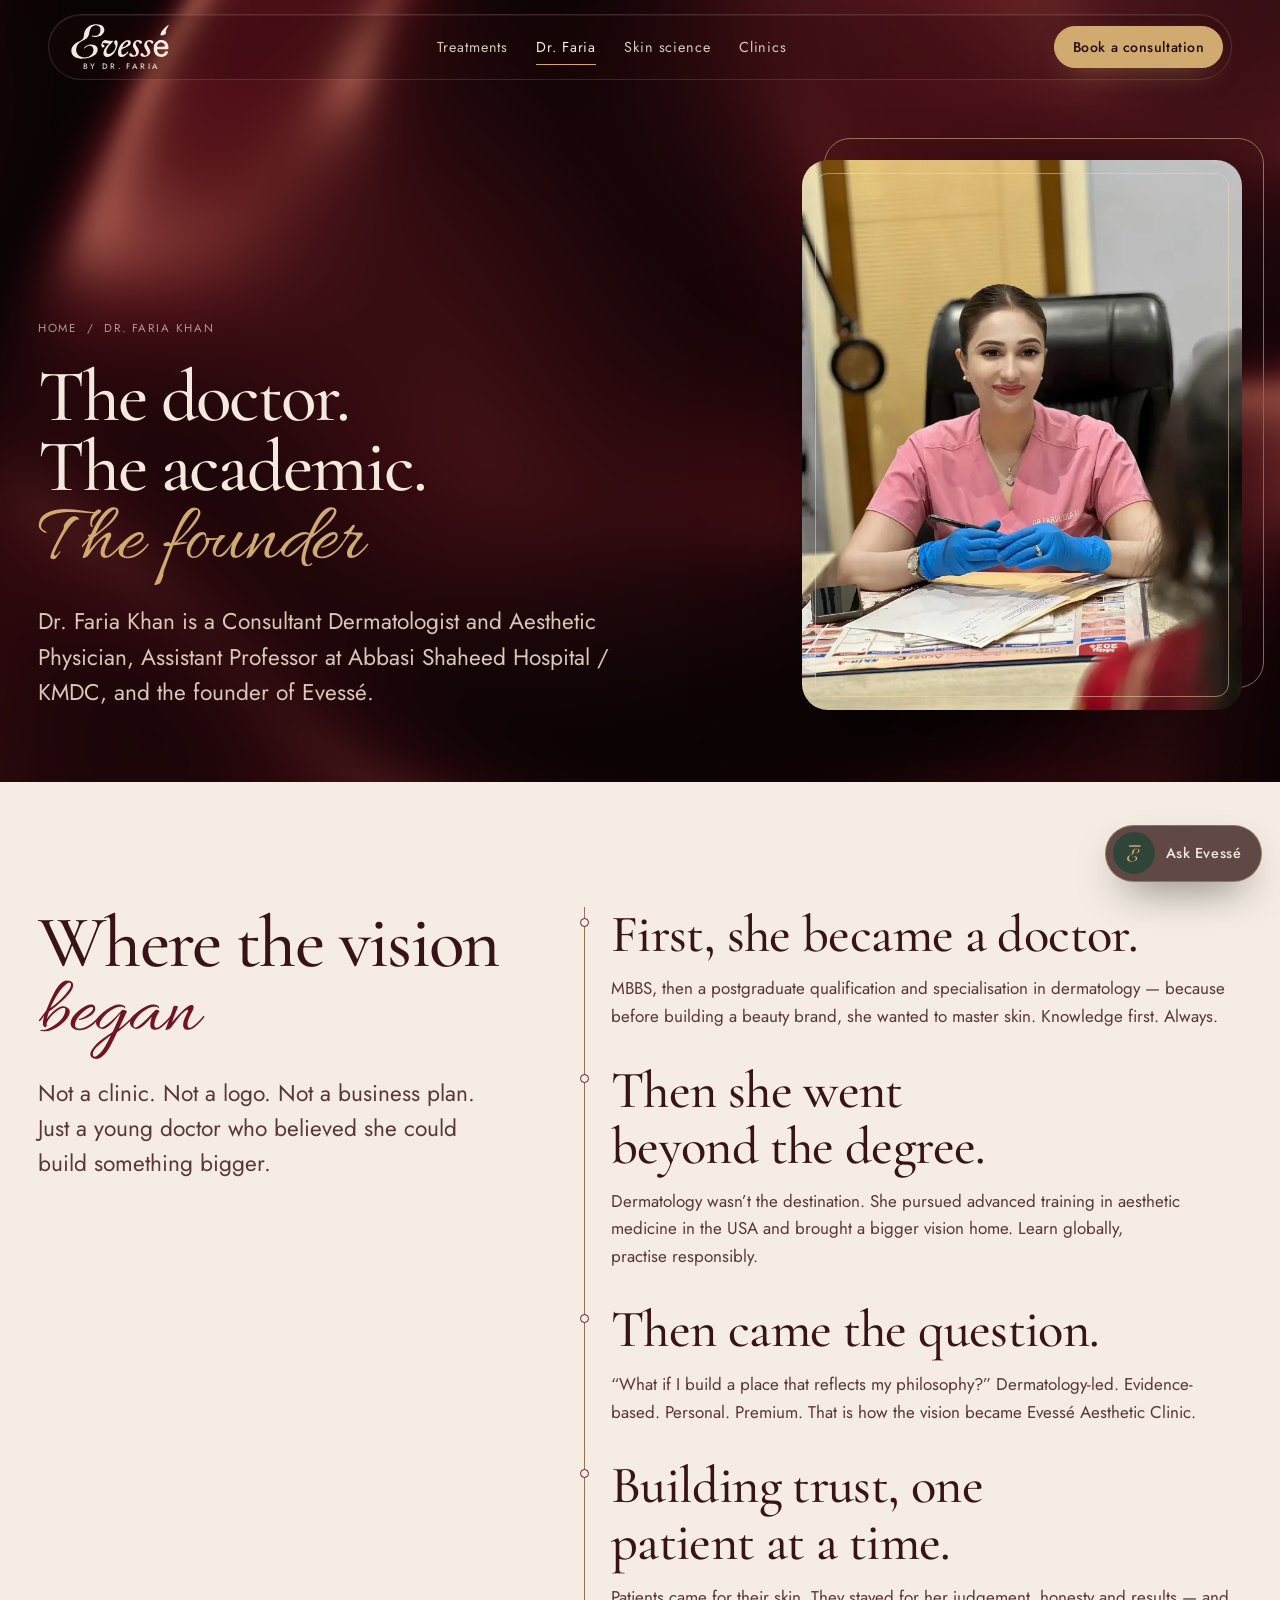
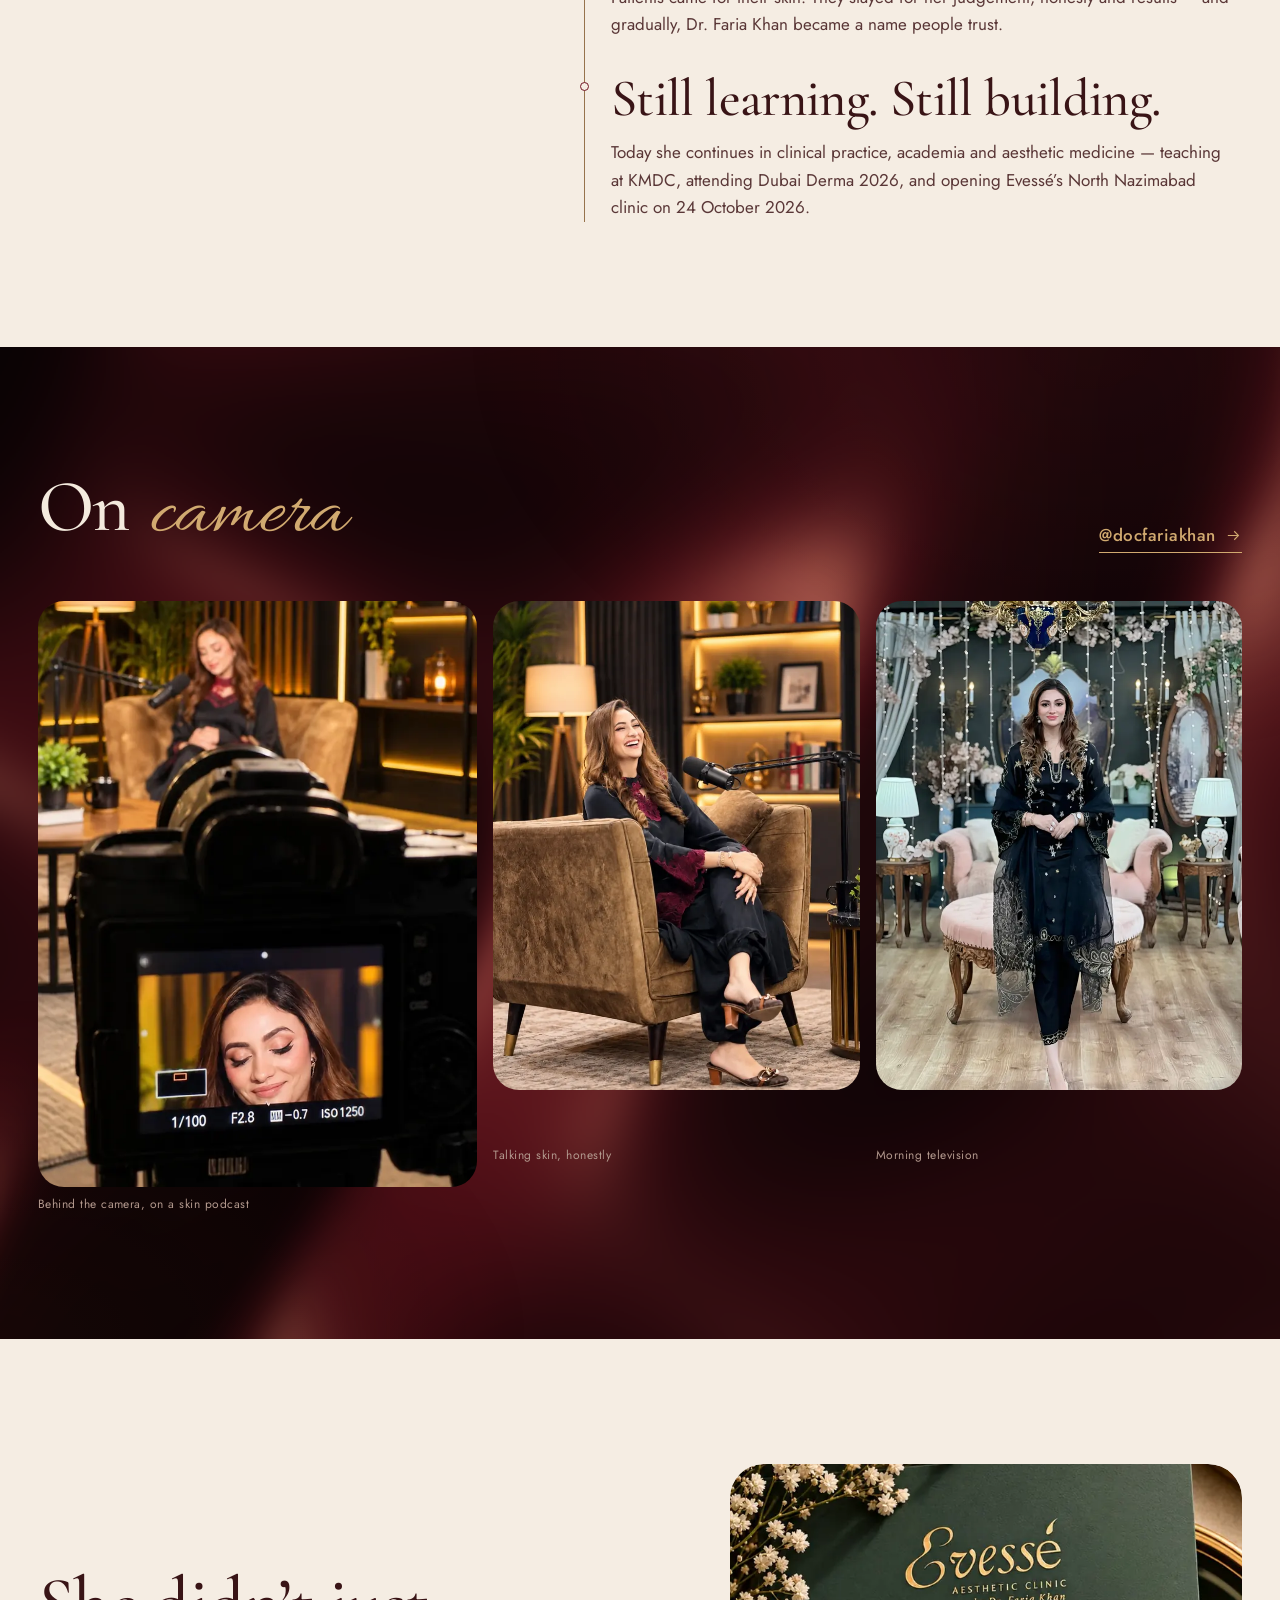
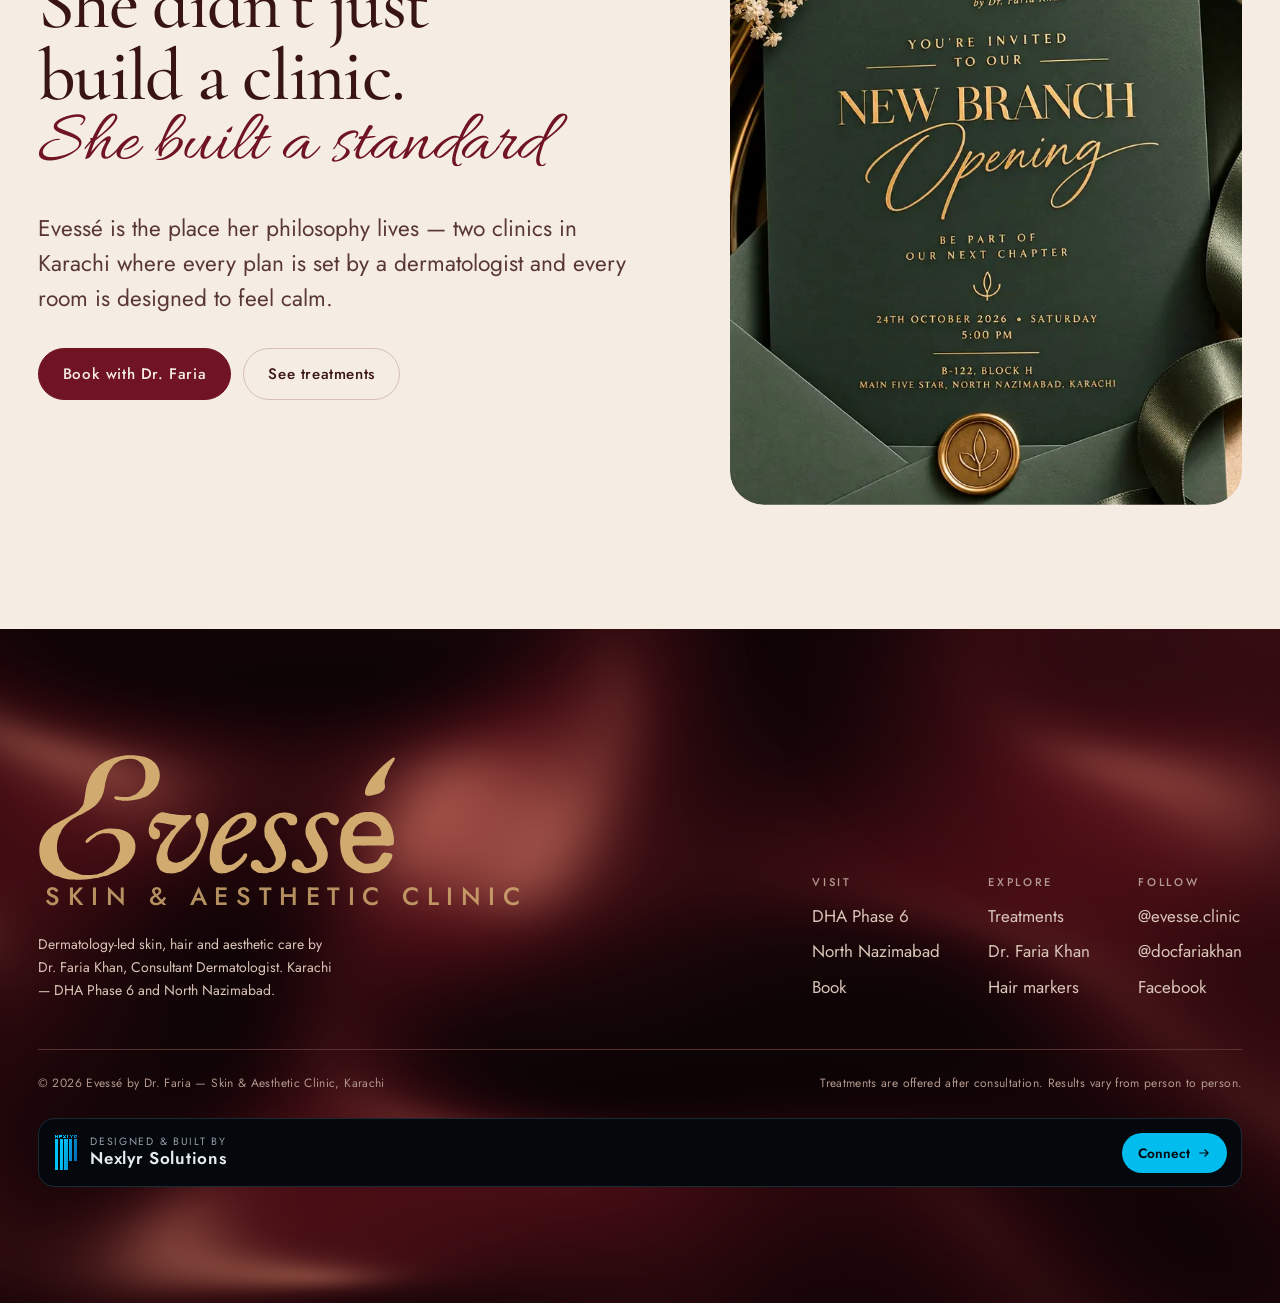
<file: about.html>
<!doctype html>
<html lang="en">
<head>
<meta charset="utf-8">
<meta name="viewport" content="width=device-width, initial-scale=1, viewport-fit=cover">
<title>Dr. Faria Khan — Consultant Dermatologist | Evessé</title>
<meta name="description" content="The story of Dr. Faria Khan: MBBS, postgraduate dermatology, aesthetic medicine training in the USA, Assistant Professor at Abbasi Shaheed Hospital / KMDC, and founder of Evessé.">
<meta name="theme-color" content="#2a0c10">
<link rel="canonical" href="https://evesse.nexlyr.solutions/about.html">
<link rel="icon" href="assets/img/monogram.svg" type="image/svg+xml">
<link rel="apple-touch-icon" href="assets/img/apple-touch-icon.png">
<meta property="og:type" content="website">
<meta property="og:site_name" content="Evessé by Dr. Faria">
<meta property="og:locale" content="en_PK">
<meta property="og:url" content="https://evesse.nexlyr.solutions/about.html">
<meta property="og:title" content="Dr. Faria Khan — Consultant Dermatologist | Evessé">
<meta property="og:description" content="The story of Dr. Faria Khan: MBBS, postgraduate dermatology, aesthetic medicine training in the USA, Assistant Professor at Abbasi Shaheed Hospital / KMDC, and founder of Evessé.">
<meta property="og:image" content="https://evesse.nexlyr.solutions/assets/img/og-image.jpg">
<meta property="og:image:secure_url" content="https://evesse.nexlyr.solutions/assets/img/og-image.jpg">
<meta property="og:image:type" content="image/jpeg">
<meta property="og:image:width" content="1200">
<meta property="og:image:height" content="630">
<meta property="og:image:alt" content="Evessé by Dr. Faria — Dermatology first. Beauty follows.">
<meta name="twitter:card" content="summary_large_image">
<meta name="twitter:title" content="Dr. Faria Khan — Consultant Dermatologist | Evessé">
<meta name="twitter:description" content="The story of Dr. Faria Khan: MBBS, postgraduate dermatology, aesthetic medicine training in the USA, Assistant Professor at Abbasi Shaheed Hospital / KMDC, and founder of Evessé.">
<meta name="twitter:image" content="https://evesse.nexlyr.solutions/assets/img/og-image.jpg">
<link rel="preload" href="assets/fonts/cormorant-garamond.woff2" as="font" type="font/woff2" crossorigin>
<link rel="preload" href="assets/fonts/jost.woff2" as="font" type="font/woff2" crossorigin>
<link rel="preload" href="assets/fonts/allura.woff2" as="font" type="font/woff2" crossorigin>

<link rel="stylesheet" href="assets/css/site.css?v=4c064211">
<script>document.documentElement.classList.add('js');try{if(sessionStorage.getItem('ev-seen'))document.documentElement.classList.add('seen')}catch(e){}</script>
</head>
<body data-page="about.html">
<a class="skip" href="#main">Skip to content</a>
<div class="preloader" aria-hidden="true">
  <span class="pl__glow pl__glow--a"></span><span class="pl__glow pl__glow--b"></span>
  <div class="pl__stage">
    <div class="pl__lens">
      <span class="pl__ring"></span>
      <span class="pl__mono"></span>
    </div>
    <span class="pl__word"></span>
    <span class="pl__sub">Skin &amp; Aesthetic Clinic</span>
  </div>
  <div class="pl__foot"><span class="pl__tag">Dermatology first.</span><span class="pl__count"><b class="pl__pct">00</b></span></div>
</div>
<header class="nav" id="nav">
  <div class="nav__bar">
    <span class="nav__progress" aria-hidden="true"></span>
    <a class="wordmark" href="index.html" aria-label="Evessé by Dr. Faria — home"><span class="wordmark__script"></span><span class="wordmark__sub">by Dr. Faria</span></a>
    <nav aria-label="Primary"><ul class="nav__links"><li><a href="treatments.html">Treatments</a></li><li><a href="about.html" aria-current="page">Dr. Faria</a></li><li><a href="index.html#layers">Skin science</a></li><li><a href="clinics.html">Clinics</a></li></ul></nav>
    <div class="nav__actions">
      <a class="btn btn--gilt btn--sm nav__book" href="clinics.html#book">Book a consultation</a>
      <button class="nav__menu" type="button" aria-expanded="false" aria-controls="nav-panel" aria-label="Open menu"><span class="nav__menu-icon"><span></span><span></span></span></button>
    </div>
  </div>
  <div class="nav__panel" id="nav-panel" role="dialog" aria-label="Menu">
    <ul><li><a href="treatments.html">Treatments <small>Skin · hair · body</small></a></li><li><a href="about.html">Dr. Faria <small>Her story</small></a></li><li><a href="index.html#layers">Skin science <small>The 3D layers</small></a></li><li><a href="clinics.html">Clinics <small>DHA · North</small></a></li></ul>
    <div class="nav__panel-foot">
      <a class="btn btn--wa btn--sm" href="https://wa.me/923001172177?text=Hello%20Evess%C3%A9%2C%20I%27d%20like%20to%20book%20a%20consultation%20at%20the%20DHA%20clinic." target="_blank" rel="noopener"><svg viewBox="0 0 24 24" fill="currentColor" aria-hidden="true"><path d="M12.04 2a9.9 9.9 0 0 0-8.5 15l-1.4 5 5.1-1.3A9.9 9.9 0 1 0 12.04 2Zm0 18.1a8.2 8.2 0 0 1-4.2-1.15l-.3-.18-3 .8.8-2.95-.2-.31a8.2 8.2 0 1 1 6.9 3.79Zm4.5-6.1c-.25-.12-1.46-.72-1.69-.8-.23-.08-.39-.12-.56.12-.16.25-.64.8-.79.97-.14.16-.29.18-.54.06-.25-.12-1.04-.38-1.98-1.22a7.4 7.4 0 0 1-1.37-1.7c-.14-.25-.02-.38.11-.5.11-.11.25-.29.37-.43.12-.15.16-.25.25-.41.08-.17.04-.31-.02-.44-.06-.12-.56-1.34-.76-1.84-.2-.48-.4-.41-.56-.42h-.47a.9.9 0 0 0-.66.31 2.76 2.76 0 0 0-.86 2.06c0 1.21.88 2.38 1 2.55.13.16 1.74 2.65 4.2 3.72.59.25 1.05.4 1.4.52.6.19 1.14.16 1.57.1.48-.07 1.46-.6 1.67-1.18.2-.58.2-1.08.14-1.18-.06-.1-.22-.17-.47-.29Z"/></svg> WhatsApp · DHA</a>
      <a class="btn btn--ghost btn--sm" href="https://wa.me/923335974283?text=Hello%20Evess%C3%A9%2C%20I%27d%20like%20to%20book%20a%20consultation%20at%20the%20North%20Nazimabad%20clinic." target="_blank" rel="noopener"><svg viewBox="0 0 24 24" fill="currentColor" aria-hidden="true"><path d="M12.04 2a9.9 9.9 0 0 0-8.5 15l-1.4 5 5.1-1.3A9.9 9.9 0 1 0 12.04 2Zm0 18.1a8.2 8.2 0 0 1-4.2-1.15l-.3-.18-3 .8.8-2.95-.2-.31a8.2 8.2 0 1 1 6.9 3.79Zm4.5-6.1c-.25-.12-1.46-.72-1.69-.8-.23-.08-.39-.12-.56.12-.16.25-.64.8-.79.97-.14.16-.29.18-.54.06-.25-.12-1.04-.38-1.98-1.22a7.4 7.4 0 0 1-1.37-1.7c-.14-.25-.02-.38.11-.5.11-.11.25-.29.37-.43.12-.15.16-.25.25-.41.08-.17.04-.31-.02-.44-.06-.12-.56-1.34-.76-1.84-.2-.48-.4-.41-.56-.42h-.47a.9.9 0 0 0-.66.31 2.76 2.76 0 0 0-.86 2.06c0 1.21.88 2.38 1 2.55.13.16 1.74 2.65 4.2 3.72.59.25 1.05.4 1.4.52.6.19 1.14.16 1.57.1.48-.07 1.46-.6 1.67-1.18.2-.58.2-1.08.14-1.18-.06-.1-.22-.17-.47-.29Z"/></svg> WhatsApp · North Nazimabad</a>
    </div>
  </div>
</header>

<main id="main">
  <section class="page-hero" data-satin="dark">
    <div class="wrap page-hero__grid">
      <div>
        <nav class="crumbs" aria-label="Breadcrumb"><a href="index.html">Home</a><span>/</span><span>Dr. Faria Khan</span></nav>
        <h1>The doctor. The academic. <span class="script">The founder</span></h1>
        <p class="lede">Dr. Faria Khan is a Consultant Dermatologist and Aesthetic Physician, Assistant Professor at Abbasi Shaheed Hospital / KMDC, and the founder of Evessé.</p>
      </div>
      <figure class="page-hero__img" data-tilt><img src="assets/img/dr-desk.webp" srcset="assets/img/dr-desk-sm.webp 720w, assets/img/dr-desk.webp 1400w" sizes="(max-width: 900px) 100vw, 40vw" alt="Dr. Faria Khan at her consultation desk in pink scrubs" fetchpriority="high"></figure>
    </div>
  </section>

  <section class="section" aria-labelledby="story-title">
    <div class="wrap story">
      <div>
        <h2 id="story-title">Where the vision <span class="script">began</span></h2>
        <p class="lede" style="margin-top:1.5rem">Not a clinic. Not a logo. Not a business plan. Just a young doctor who believed she could build something bigger.</p>
      </div>
      <div class="story__chapters">
        <article class="chapter"><h3>First, she became a doctor.</h3><p>MBBS, then a postgraduate qualification and specialisation in dermatology — because before building a beauty brand, she wanted to master skin. Knowledge first. Always.</p></article>
        <article class="chapter"><h3>Then she went beyond the degree.</h3><p>Dermatology wasn’t the destination. She pursued advanced training in aesthetic medicine in the USA and brought a bigger vision home. Learn globally, practise responsibly.</p></article>
        <article class="chapter"><h3>Then came the question.</h3><p>“What if I build a place that reflects my philosophy?” Dermatology-led. Evidence-based. Personal. Premium. That is how the vision became Evessé Aesthetic Clinic.</p></article>
        <article class="chapter"><h3>Building trust, one patient at a time.</h3><p>Patients came for their skin. They stayed for her judgement, honesty and results — and gradually, Dr. Faria Khan became a name people trust.</p></article>
        <article class="chapter"><h3>Still learning. Still building.</h3><p>Today she continues in clinical practice, academia and aesthetic medicine — teaching at KMDC, attending Dubai Derma 2026, and opening Evessé’s North Nazimabad clinic on 24 October 2026.</p></article>
      </div>
    </div>
  </section>

  <section class="section night grain" data-satin="dark" aria-labelledby="media-title">
    <div class="wrap">
      <div class="reels-head"><h2 id="media-title">On <span class="script">camera</span></h2><a class="link-arrow gilt" href="https://www.instagram.com/docfariakhan/" target="_blank" rel="noopener">@docfariakhan <svg viewBox="0 0 24 24" fill="none" stroke="currentColor" stroke-width="1.5" aria-hidden="true"><path d="M4 12h15M13 6l6 6-6 6"/></svg></a></div>
      <div class="gallery">
        <figure><img src="assets/img/podcast-cam.webp" srcset="assets/img/podcast-cam-sm.webp 720w, assets/img/podcast-cam.webp 1400w" sizes="(max-width: 900px) 100vw, 38vw" alt="Dr. Faria Khan framed in a camera viewfinder during a podcast" loading="lazy" decoding="async"><figcaption>Behind the camera, on a skin podcast</figcaption></figure>
        <figure><img src="assets/img/podcast.webp" srcset="assets/img/podcast-sm.webp 720w, assets/img/podcast.webp 1400w" sizes="(max-width: 900px) 50vw, 30vw" alt="Dr. Faria Khan laughing in an armchair during a podcast" loading="lazy" decoding="async"><figcaption>Talking skin, honestly</figcaption></figure>
        <figure><img src="assets/img/dr-tv.webp" srcset="assets/img/dr-tv-sm.webp 720w, assets/img/dr-tv.webp 1400w" sizes="(max-width: 900px) 50vw, 30vw" alt="Dr. Faria Khan on a television set" loading="lazy" decoding="async"><figcaption>Morning television</figcaption></figure>
      </div>
    </div>
  </section>

  <section class="section" aria-labelledby="clinic-title">
    <div class="wrap still">
      <div class="still__text">
        <h2 id="clinic-title">She didn’t just build a clinic. <span class="script" style="display:block;color:var(--color-accent)">She built a standard</span></h2>
        <p class="lede">Evessé is the place her philosophy lives — two clinics in Karachi where every plan is set by a dermatologist and every room is designed to feel calm.</p>
        <div class="hero__ctas"><a class="btn" href="clinics.html#book">Book with Dr. Faria</a><a class="btn btn--line" href="treatments.html">See treatments</a></div>
      </div>
      <figure class="still__img reveal"><img src="assets/img/invite.webp" srcset="assets/img/invite-sm.webp 720w, assets/img/invite.webp 1400w" sizes="(max-width: 900px) 100vw, 40vw" alt="Evessé’s gold-foiled invitation to the North Nazimabad opening" loading="lazy" decoding="async"></figure>
    </div>
  </section>
</main>
<footer class="footer" data-satin="dark">
  <div class="wrap">
    <div class="footer__mast">
      <div style="display:grid;gap:1.5rem;justify-items:start">
        <a class="wordmark" href="index.html" aria-label="Evessé by Dr. Faria — home"><span class="wordmark__script"></span><span class="wordmark__sub">Skin &amp; Aesthetic Clinic</span></a>
        <p class="small" style="color:var(--color-cream-2);max-width:38ch">Dermatology-led skin, hair and aesthetic care by Dr. Faria Khan, Consultant Dermatologist. Karachi — DHA Phase 6 and North Nazimabad.</p>
      </div>
      <div class="footer__cols">
        <div><h4>Visit</h4><ul><li><a href="clinics.html#dha">DHA Phase 6</a></li><li><a href="clinics.html#north">North Nazimabad</a></li><li><a href="clinics.html#book">Book</a></li></ul></div>
        <div><h4>Explore</h4><ul><li><a href="treatments.html">Treatments</a></li><li><a href="about.html">Dr. Faria Khan</a></li><li><a href="index.html#markers">Hair markers</a></li></ul></div>
        <div><h4>Follow</h4><ul><li><a href="https://www.instagram.com/evesse.clinic/" target="_blank" rel="noopener">@evesse.clinic</a></li><li><a href="https://www.instagram.com/docfariakhan/" target="_blank" rel="noopener">@docfariakhan</a></li><li><a href="https://www.facebook.com/docfariakhan/" target="_blank" rel="noopener">Facebook</a></li></ul></div>
      </div>
    </div>
    <div class="footer__base"><span>© 2026 Evessé by Dr. Faria — Skin &amp; Aesthetic Clinic, Karachi</span><span>Treatments are offered after consultation. Results vary from person to person.</span></div>
    <div class="nexlyr">
      <a class="nexlyr__id" href="https://nexlyr.solutions" target="_blank" rel="noopener"><img src="assets/img/nexlyr-logo.svg" alt="Nexlyr Solutions" width="22" height="35" loading="lazy"><span><small>Designed &amp; built by</small><strong>Nexlyr Solutions</strong></span></a>
      <a class="nexlyr__btn" href="https://nexlyr.solutions" target="_blank" rel="noopener">Connect <svg viewBox="0 0 24 24" fill="none" stroke="currentColor" stroke-width="2" width="14" height="14" aria-hidden="true"><path d="M4 12h15M13 6l6 6-6 6"/></svg></a>
    </div>
  </div>
</footer>
<nav class="dock" aria-label="Quick actions">
  <a class="btn btn--gilt" href="clinics.html#book">Book a consultation</a>
  <a class="dock__icon" href="tel:+923001172177" aria-label="Call the DHA clinic"><svg viewBox="0 0 24 24" fill="none" stroke="currentColor" stroke-width="1.5" aria-hidden="true"><path d="M5 4h4l2 5-2.5 1.5a11 11 0 0 0 5 5L15 13l5 2v4a2 2 0 0 1-2 2A16 16 0 0 1 3 6a2 2 0 0 1 2-2Z"/></svg></a>
  <button class="dock__icon" type="button" data-open-chat aria-expanded="false" aria-controls="chat" aria-label="Ask Evessé"><span class="monogram"></span></button>
</nav>
<button class="chat-fab" type="button" aria-expanded="false" aria-controls="chat"><span class="chat-fab__mono"><span class="monogram"></span></span><span class="chat-fab__label">Ask Evessé</span></button>
<section class="chat" id="chat" role="dialog" aria-label="Ask Evessé" aria-modal="false">
  <div class="chat__head"><span class="chat-fab__mono"><span class="monogram"></span></span><div><strong>Ask Evessé</strong><small>Quick answers · a person replies on WhatsApp</small></div><button class="chat__close" type="button" aria-label="Close chat"><svg viewBox="0 0 24 24" fill="none" stroke="currentColor" stroke-width="1.6" aria-hidden="true"><path d="M6 6l12 12M18 6 6 18"/></svg></button></div>
  <div class="chat__log" aria-live="polite"></div>
  <div class="chat__chips" role="group" aria-label="Suggested questions"></div>
</section>
<script src="assets/vendor/lenis.min.js?v=205b0d5f" defer></script>
<script src="assets/js/site.js?v=2ea71471" defer></script>

</body>
</html>
</file>
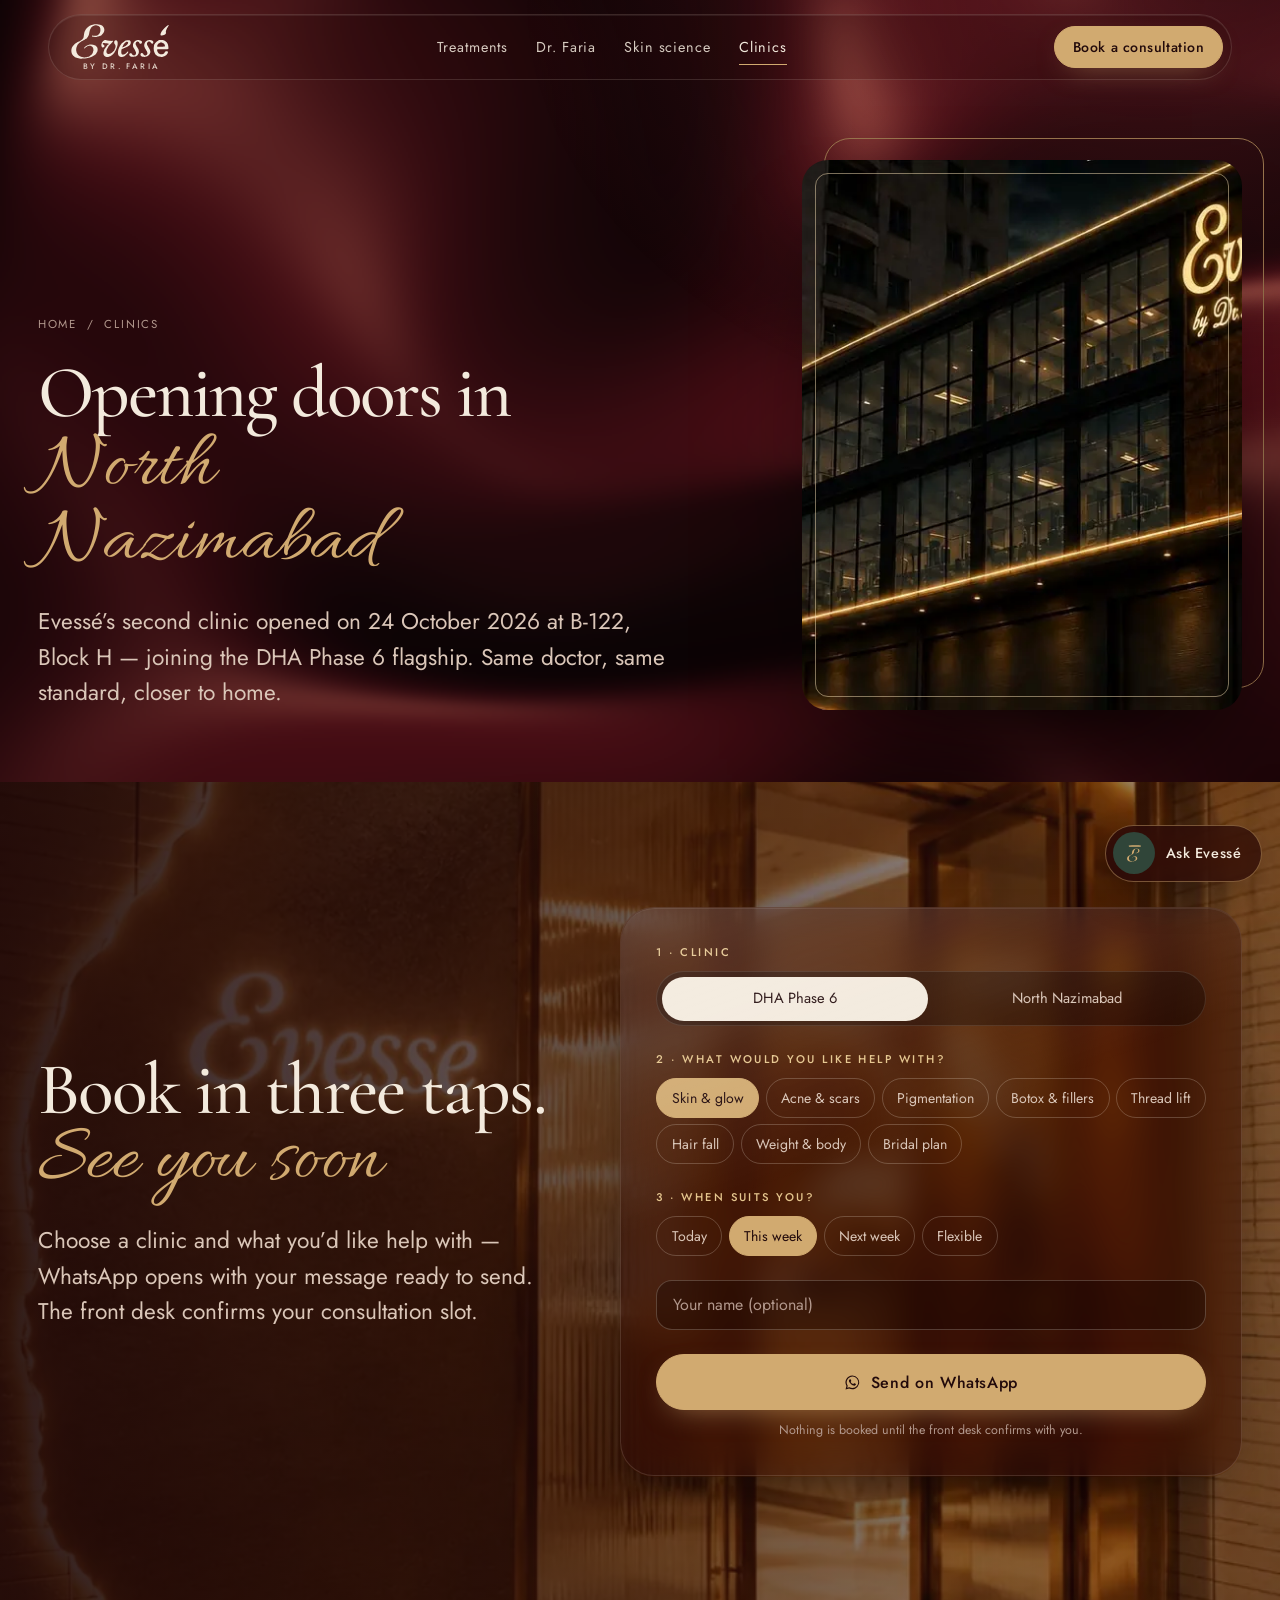
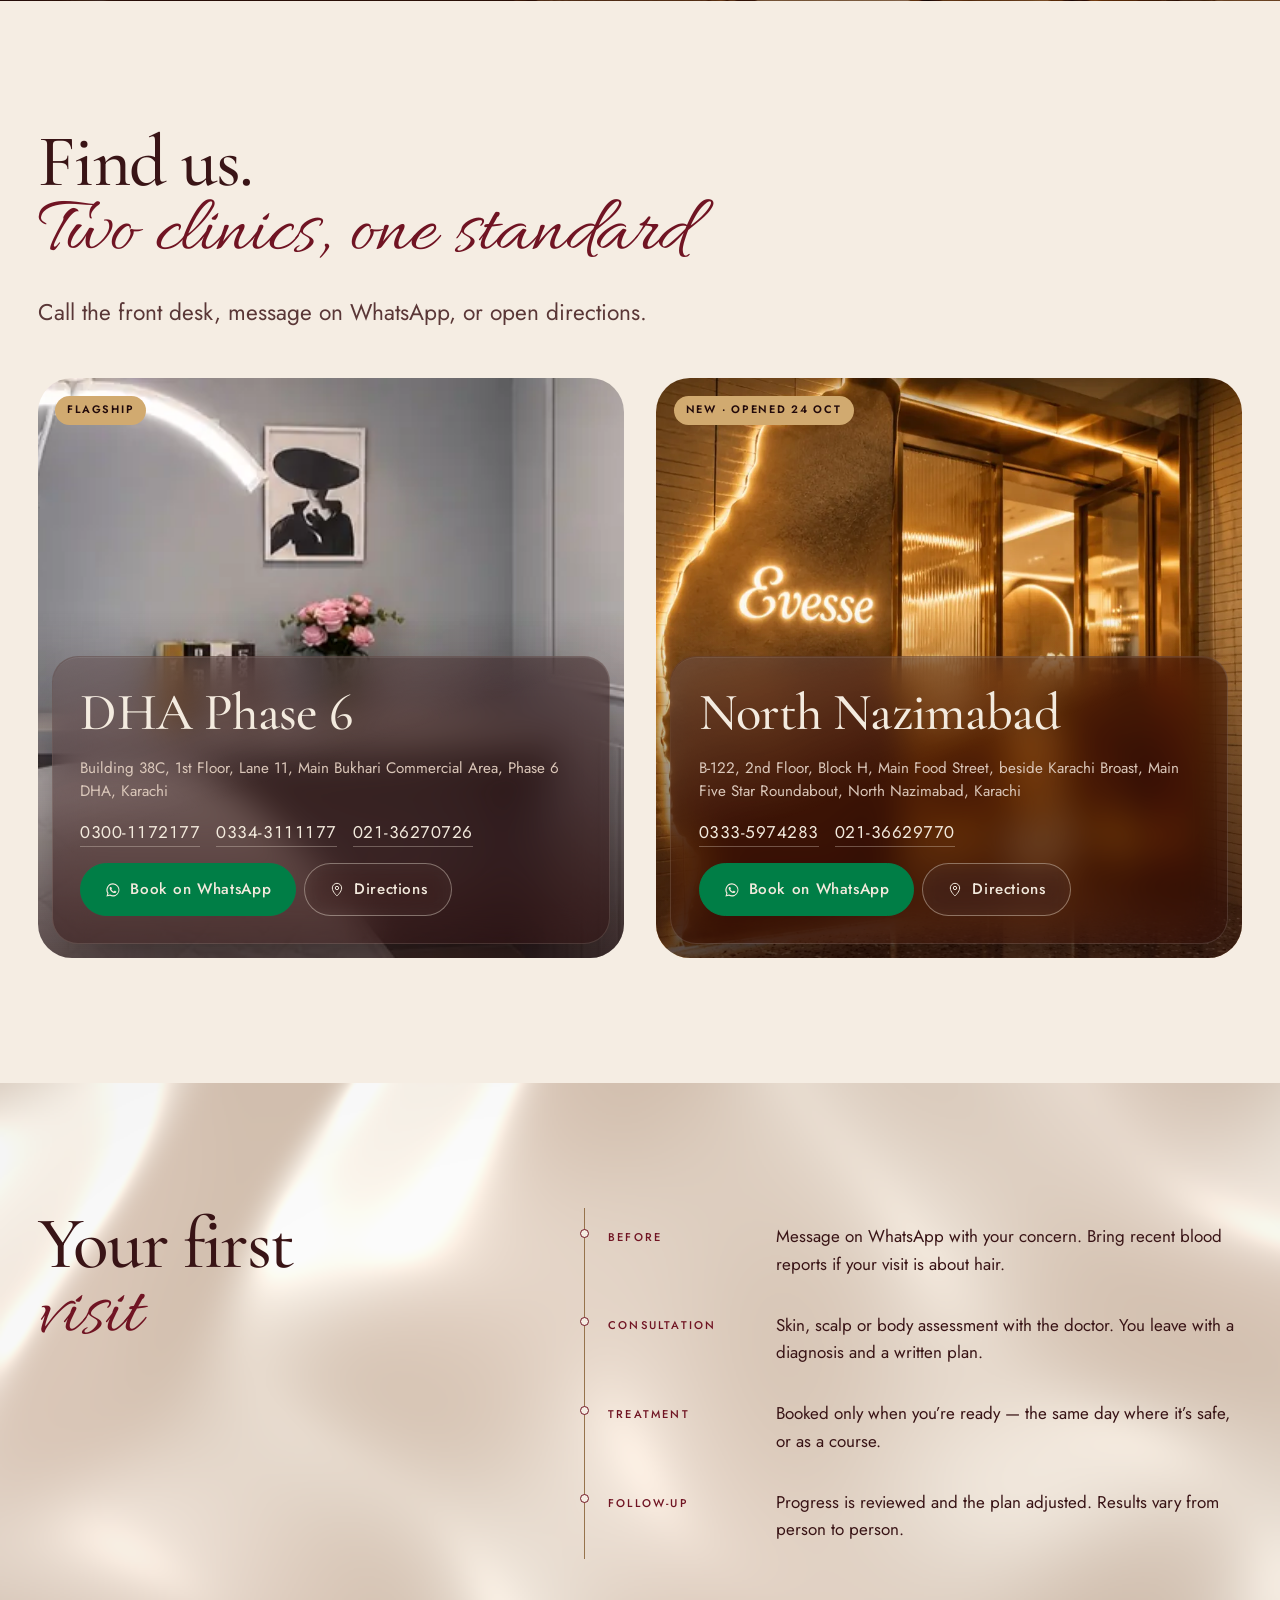
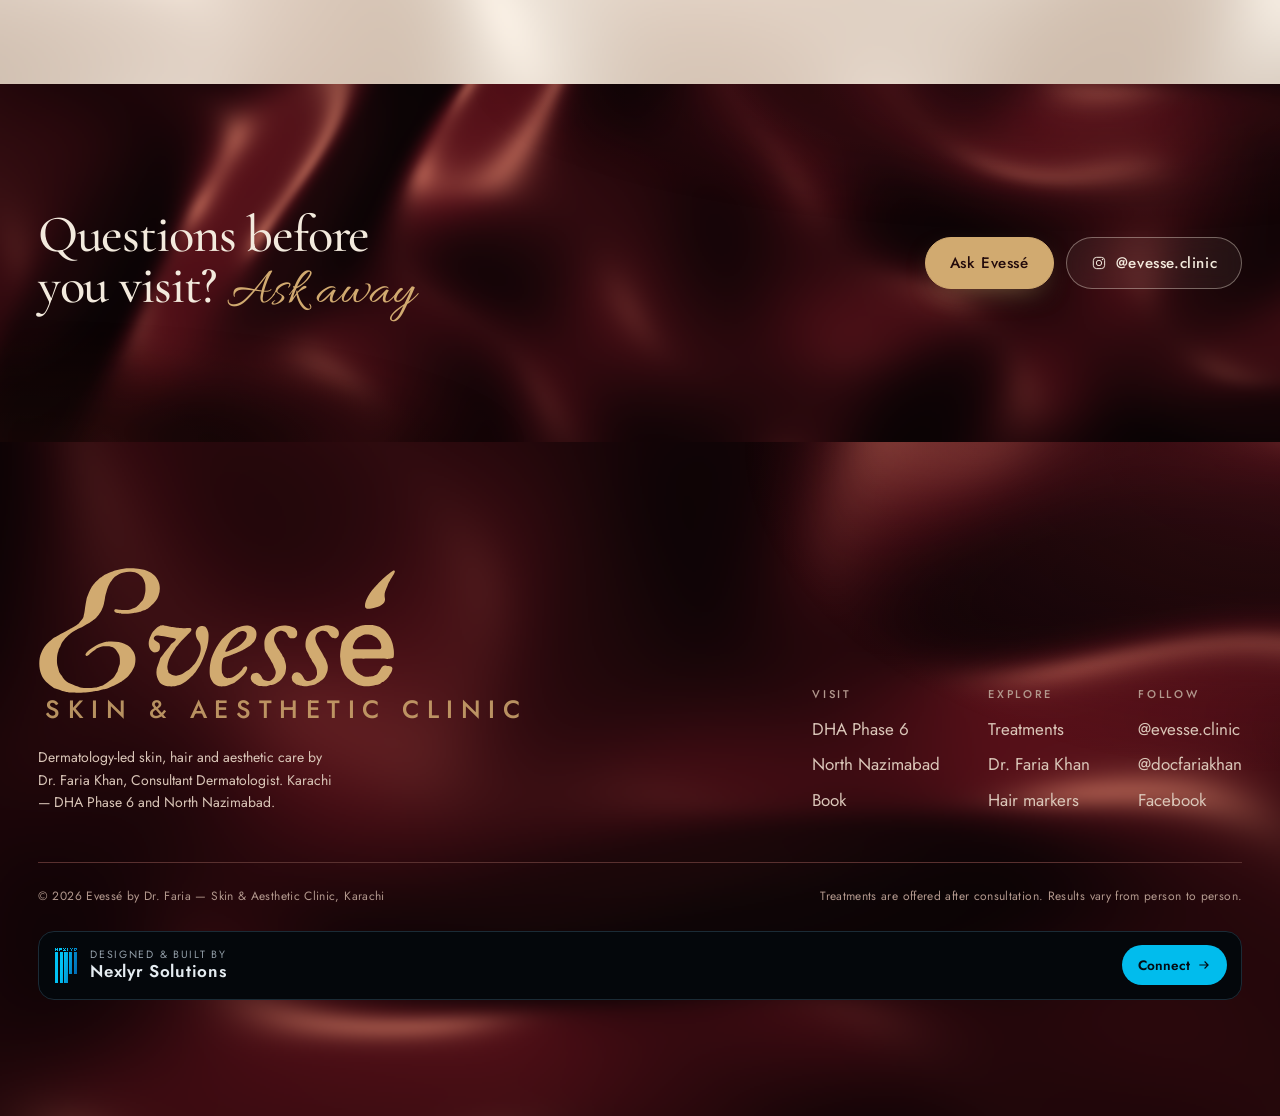
<file: clinics.html>
<!doctype html>
<html lang="en">
<head>
<meta charset="utf-8">
<meta name="viewport" content="width=device-width, initial-scale=1, viewport-fit=cover">
<title>Clinics & booking — Evessé DHA and North Nazimabad</title>
<meta name="description" content="Book a consultation at Evessé by Dr. Faria — DHA Phase 6 (Bukhari Commercial) or North Nazimabad (Block H, Five Star Roundabout), Karachi.">
<meta name="theme-color" content="#2a0c10">
<link rel="canonical" href="https://evesse.nexlyr.solutions/clinics.html">
<link rel="icon" href="assets/img/monogram.svg" type="image/svg+xml">
<link rel="apple-touch-icon" href="assets/img/apple-touch-icon.png">
<meta property="og:type" content="website">
<meta property="og:site_name" content="Evessé by Dr. Faria">
<meta property="og:locale" content="en_PK">
<meta property="og:url" content="https://evesse.nexlyr.solutions/clinics.html">
<meta property="og:title" content="Clinics & booking — Evessé DHA and North Nazimabad">
<meta property="og:description" content="Book a consultation at Evessé by Dr. Faria — DHA Phase 6 (Bukhari Commercial) or North Nazimabad (Block H, Five Star Roundabout), Karachi.">
<meta property="og:image" content="https://evesse.nexlyr.solutions/assets/img/og-image.jpg">
<meta property="og:image:secure_url" content="https://evesse.nexlyr.solutions/assets/img/og-image.jpg">
<meta property="og:image:type" content="image/jpeg">
<meta property="og:image:width" content="1200">
<meta property="og:image:height" content="630">
<meta property="og:image:alt" content="Evessé by Dr. Faria — Dermatology first. Beauty follows.">
<meta name="twitter:card" content="summary_large_image">
<meta name="twitter:title" content="Clinics & booking — Evessé DHA and North Nazimabad">
<meta name="twitter:description" content="Book a consultation at Evessé by Dr. Faria — DHA Phase 6 (Bukhari Commercial) or North Nazimabad (Block H, Five Star Roundabout), Karachi.">
<meta name="twitter:image" content="https://evesse.nexlyr.solutions/assets/img/og-image.jpg">
<link rel="preload" href="assets/fonts/cormorant-garamond.woff2" as="font" type="font/woff2" crossorigin>
<link rel="preload" href="assets/fonts/jost.woff2" as="font" type="font/woff2" crossorigin>
<link rel="preload" href="assets/fonts/allura.woff2" as="font" type="font/woff2" crossorigin>
<script type="application/ld+json">{"@context":"https://schema.org","@type":"MedicalClinic","name":"Evessé by Dr. Faria — Skin & Aesthetic Clinic","alternateName":"Evesse Aesthetic Clinic","medicalSpecialty":["Dermatology","PlasticSurgery"],"image":"https://evesse.nexlyr.solutions/assets/img/og-image.jpg","url":"https://evesse.nexlyr.solutions/","sameAs":["https://www.instagram.com/evesse.clinic/","https://www.instagram.com/docfariakhan/","https://www.facebook.com/docfariakhan/"],"founder":{"@type":"Physician","name":"Dr. Faria Khan","jobTitle":"Consultant Dermatologist & Aesthetic Physician"},"department":[{"@type":"MedicalClinic","name":"Evessé — DHA","telephone":"+92-300-1172177","address":{"@type":"PostalAddress","streetAddress":"Building 38C, 1st Floor, Lane 11, Main Bukhari Commercial Area, Phase 6 DHA","addressLocality":"Karachi","addressCountry":"PK"}},{"@type":"MedicalClinic","name":"Evessé — North Nazimabad","telephone":"+92-333-5974283","address":{"@type":"PostalAddress","streetAddress":"B-122, 2nd Floor, Block H, Main Food Street, beside Karachi Broast, Main Five Star Roundabout, North Nazimabad","addressLocality":"Karachi","addressCountry":"PK"}}]}</script>
<link rel="stylesheet" href="assets/css/site.css?v=4c064211">
<script>document.documentElement.classList.add('js');try{if(sessionStorage.getItem('ev-seen'))document.documentElement.classList.add('seen')}catch(e){}</script>
</head>
<body data-page="clinics.html">
<a class="skip" href="#main">Skip to content</a>
<div class="preloader" aria-hidden="true">
  <span class="pl__glow pl__glow--a"></span><span class="pl__glow pl__glow--b"></span>
  <div class="pl__stage">
    <div class="pl__lens">
      <span class="pl__ring"></span>
      <span class="pl__mono"></span>
    </div>
    <span class="pl__word"></span>
    <span class="pl__sub">Skin &amp; Aesthetic Clinic</span>
  </div>
  <div class="pl__foot"><span class="pl__tag">Dermatology first.</span><span class="pl__count"><b class="pl__pct">00</b></span></div>
</div>
<header class="nav" id="nav">
  <div class="nav__bar">
    <span class="nav__progress" aria-hidden="true"></span>
    <a class="wordmark" href="index.html" aria-label="Evessé by Dr. Faria — home"><span class="wordmark__script"></span><span class="wordmark__sub">by Dr. Faria</span></a>
    <nav aria-label="Primary"><ul class="nav__links"><li><a href="treatments.html">Treatments</a></li><li><a href="about.html">Dr. Faria</a></li><li><a href="index.html#layers">Skin science</a></li><li><a href="clinics.html" aria-current="page">Clinics</a></li></ul></nav>
    <div class="nav__actions">
      <a class="btn btn--gilt btn--sm nav__book" href="clinics.html#book">Book a consultation</a>
      <button class="nav__menu" type="button" aria-expanded="false" aria-controls="nav-panel" aria-label="Open menu"><span class="nav__menu-icon"><span></span><span></span></span></button>
    </div>
  </div>
  <div class="nav__panel" id="nav-panel" role="dialog" aria-label="Menu">
    <ul><li><a href="treatments.html">Treatments <small>Skin · hair · body</small></a></li><li><a href="about.html">Dr. Faria <small>Her story</small></a></li><li><a href="index.html#layers">Skin science <small>The 3D layers</small></a></li><li><a href="clinics.html">Clinics <small>DHA · North</small></a></li></ul>
    <div class="nav__panel-foot">
      <a class="btn btn--wa btn--sm" href="https://wa.me/923001172177?text=Hello%20Evess%C3%A9%2C%20I%27d%20like%20to%20book%20a%20consultation%20at%20the%20DHA%20clinic." target="_blank" rel="noopener"><svg viewBox="0 0 24 24" fill="currentColor" aria-hidden="true"><path d="M12.04 2a9.9 9.9 0 0 0-8.5 15l-1.4 5 5.1-1.3A9.9 9.9 0 1 0 12.04 2Zm0 18.1a8.2 8.2 0 0 1-4.2-1.15l-.3-.18-3 .8.8-2.95-.2-.31a8.2 8.2 0 1 1 6.9 3.79Zm4.5-6.1c-.25-.12-1.46-.72-1.69-.8-.23-.08-.39-.12-.56.12-.16.25-.64.8-.79.97-.14.16-.29.18-.54.06-.25-.12-1.04-.38-1.98-1.22a7.4 7.4 0 0 1-1.37-1.7c-.14-.25-.02-.38.11-.5.11-.11.25-.29.37-.43.12-.15.16-.25.25-.41.08-.17.04-.31-.02-.44-.06-.12-.56-1.34-.76-1.84-.2-.48-.4-.41-.56-.42h-.47a.9.9 0 0 0-.66.31 2.76 2.76 0 0 0-.86 2.06c0 1.21.88 2.38 1 2.55.13.16 1.74 2.65 4.2 3.72.59.25 1.05.4 1.4.52.6.19 1.14.16 1.57.1.48-.07 1.46-.6 1.67-1.18.2-.58.2-1.08.14-1.18-.06-.1-.22-.17-.47-.29Z"/></svg> WhatsApp · DHA</a>
      <a class="btn btn--ghost btn--sm" href="https://wa.me/923335974283?text=Hello%20Evess%C3%A9%2C%20I%27d%20like%20to%20book%20a%20consultation%20at%20the%20North%20Nazimabad%20clinic." target="_blank" rel="noopener"><svg viewBox="0 0 24 24" fill="currentColor" aria-hidden="true"><path d="M12.04 2a9.9 9.9 0 0 0-8.5 15l-1.4 5 5.1-1.3A9.9 9.9 0 1 0 12.04 2Zm0 18.1a8.2 8.2 0 0 1-4.2-1.15l-.3-.18-3 .8.8-2.95-.2-.31a8.2 8.2 0 1 1 6.9 3.79Zm4.5-6.1c-.25-.12-1.46-.72-1.69-.8-.23-.08-.39-.12-.56.12-.16.25-.64.8-.79.97-.14.16-.29.18-.54.06-.25-.12-1.04-.38-1.98-1.22a7.4 7.4 0 0 1-1.37-1.7c-.14-.25-.02-.38.11-.5.11-.11.25-.29.37-.43.12-.15.16-.25.25-.41.08-.17.04-.31-.02-.44-.06-.12-.56-1.34-.76-1.84-.2-.48-.4-.41-.56-.42h-.47a.9.9 0 0 0-.66.31 2.76 2.76 0 0 0-.86 2.06c0 1.21.88 2.38 1 2.55.13.16 1.74 2.65 4.2 3.72.59.25 1.05.4 1.4.52.6.19 1.14.16 1.57.1.48-.07 1.46-.6 1.67-1.18.2-.58.2-1.08.14-1.18-.06-.1-.22-.17-.47-.29Z"/></svg> WhatsApp · North Nazimabad</a>
    </div>
  </div>
</header>

<main id="main">
  <section class="page-hero" data-satin="dark">
    <div class="wrap page-hero__grid">
      <div>
        <nav class="crumbs" aria-label="Breadcrumb"><a href="index.html">Home</a><span>/</span><span>Clinics</span></nav>
        <h1>Opening doors in <span class="script">North Nazimabad</span></h1>
        <p class="lede">Evessé’s second clinic opened on 24 October 2026 at B-122, Block H — joining the DHA Phase 6 flagship. Same doctor, same standard, closer to home.</p>
      </div>
      <figure class="page-hero__img" data-tilt><img src="assets/img/branch-night.webp" srcset="assets/img/branch-night-sm.webp 720w, assets/img/branch-night.webp 1400w" sizes="(max-width: 900px) 100vw, 40vw" alt="The lit Evessé signage on the North Nazimabad building at night" fetchpriority="high"></figure>
    </div>
  </section>

  <section class="section book-sec" id="book" aria-labelledby="book-title">
  <img class="book-sec__bg" src="assets/img/branch-door.webp" srcset="assets/img/branch-door-sm.webp 720w, assets/img/branch-door.webp 1400w" sizes="100vw" alt="" loading="lazy">
  <div class="wrap book-grid">
    <div>
      <h2 id="book-title">Book in three taps. <span class="script">See you soon</span></h2>
      <p class="lede">Choose a clinic and what you’d like help with — WhatsApp opens with your message ready to send. The front desk confirms your consultation slot.</p>
    </div>
    <form class="booker glass" id="booker" novalidate>
      <fieldset><legend>1 · Clinic</legend>
        <div class="seg"><label><input type="radio" name="branch" value="dha" checked><span>DHA Phase 6</span></label><label><input type="radio" name="branch" value="north"><span>North Nazimabad</span></label></div>
      </fieldset>
      <fieldset><legend>2 · What would you like help with?</legend><div class="chips"><label><input type="checkbox" name="concern" value="Skin & glow" checked><span>Skin & glow</span></label><label><input type="checkbox" name="concern" value="Acne & scars"><span>Acne & scars</span></label><label><input type="checkbox" name="concern" value="Pigmentation"><span>Pigmentation</span></label><label><input type="checkbox" name="concern" value="Botox & fillers"><span>Botox & fillers</span></label><label><input type="checkbox" name="concern" value="Thread lift"><span>Thread lift</span></label><label><input type="checkbox" name="concern" value="Hair fall"><span>Hair fall</span></label><label><input type="checkbox" name="concern" value="Weight & body"><span>Weight & body</span></label><label><input type="checkbox" name="concern" value="Bridal plan"><span>Bridal plan</span></label></div></fieldset>
      <fieldset><legend>3 · When suits you?</legend><div class="chips"><label><input type="radio" name="when" value="Today"><span>Today</span></label><label><input type="radio" name="when" value="This week" checked><span>This week</span></label><label><input type="radio" name="when" value="Next week"><span>Next week</span></label><label><input type="radio" name="when" value="Flexible"><span>Flexible</span></label></div></fieldset>
      <div class="field"><label class="sr-only" for="bk-name">Your name (optional)</label><input id="bk-name" name="name" type="text" autocomplete="name" placeholder="Your name (optional)"></div>
      <div class="booker__go"><button class="btn btn--gilt" type="submit"><svg viewBox="0 0 24 24" fill="currentColor" aria-hidden="true"><path d="M12.04 2a9.9 9.9 0 0 0-8.5 15l-1.4 5 5.1-1.3A9.9 9.9 0 1 0 12.04 2Zm0 18.1a8.2 8.2 0 0 1-4.2-1.15l-.3-.18-3 .8.8-2.95-.2-.31a8.2 8.2 0 1 1 6.9 3.79Zm4.5-6.1c-.25-.12-1.46-.72-1.69-.8-.23-.08-.39-.12-.56.12-.16.25-.64.8-.79.97-.14.16-.29.18-.54.06-.25-.12-1.04-.38-1.98-1.22a7.4 7.4 0 0 1-1.37-1.7c-.14-.25-.02-.38.11-.5.11-.11.25-.29.37-.43.12-.15.16-.25.25-.41.08-.17.04-.31-.02-.44-.06-.12-.56-1.34-.76-1.84-.2-.48-.4-.41-.56-.42h-.47a.9.9 0 0 0-.66.31 2.76 2.76 0 0 0-.86 2.06c0 1.21.88 2.38 1 2.55.13.16 1.74 2.65 4.2 3.72.59.25 1.05.4 1.4.52.6.19 1.14.16 1.57.1.48-.07 1.46-.6 1.67-1.18.2-.58.2-1.08.14-1.18-.06-.1-.22-.17-.47-.29Z"/></svg> Send on WhatsApp</button><p class="booker__note">Nothing is booked until the front desk confirms with you.</p></div>
    </form>
  </div>
</section>


  <section class="section" aria-labelledby="branches-title">
    <div class="wrap">
      <div class="clinics-head">
        <h2 id="branches-title">Find us. <span class="script">Two clinics, one standard</span></h2>
        <p class="lede">Call the front desk, message on WhatsApp, or open directions.</p>
      </div>
      <div class="branches"><article class="branch" id="dha">
  <div class="branch__img"><img src="assets/img/room-space.webp" srcset="assets/img/room-space-sm.webp 720w, assets/img/room-space.webp 1400w" sizes="(max-width: 900px) 100vw, 45vw" alt="A quiet treatment room at the DHA clinic" loading="lazy" decoding="async"><span class="branch__badge">Flagship</span></div>
  <div class="branch__body glass">
    <h3>DHA Phase 6</h3>
    <address>Building 38C, 1st Floor, Lane 11, Main Bukhari Commercial Area, Phase 6 DHA, Karachi</address>
    <div class="branch__phones"><a href="tel:+923001172177">0300-1172177</a><a href="tel:+923343111177">0334-3111177</a><a href="tel:+922136270726">021-36270726</a></div>
    <div class="branch__ctas">
      <a class="btn btn--wa" href="https://wa.me/923001172177?text=Hello%20Evess%C3%A9%2C%20I%27d%20like%20to%20book%20a%20consultation%20at%20the%20DHA%20Phase%206%20clinic." target="_blank" rel="noopener"><svg viewBox="0 0 24 24" fill="currentColor" aria-hidden="true"><path d="M12.04 2a9.9 9.9 0 0 0-8.5 15l-1.4 5 5.1-1.3A9.9 9.9 0 1 0 12.04 2Zm0 18.1a8.2 8.2 0 0 1-4.2-1.15l-.3-.18-3 .8.8-2.95-.2-.31a8.2 8.2 0 1 1 6.9 3.79Zm4.5-6.1c-.25-.12-1.46-.72-1.69-.8-.23-.08-.39-.12-.56.12-.16.25-.64.8-.79.97-.14.16-.29.18-.54.06-.25-.12-1.04-.38-1.98-1.22a7.4 7.4 0 0 1-1.37-1.7c-.14-.25-.02-.38.11-.5.11-.11.25-.29.37-.43.12-.15.16-.25.25-.41.08-.17.04-.31-.02-.44-.06-.12-.56-1.34-.76-1.84-.2-.48-.4-.41-.56-.42h-.47a.9.9 0 0 0-.66.31 2.76 2.76 0 0 0-.86 2.06c0 1.21.88 2.38 1 2.55.13.16 1.74 2.65 4.2 3.72.59.25 1.05.4 1.4.52.6.19 1.14.16 1.57.1.48-.07 1.46-.6 1.67-1.18.2-.58.2-1.08.14-1.18-.06-.1-.22-.17-.47-.29Z"/></svg> Book on WhatsApp</a>
      <a class="btn btn--ghost" href="https://www.google.com/maps/search/?api=1&query=Evesse+Aesthetic+Clinic+Bukhari+Commercial+Phase+6+DHA+Karachi" target="_blank" rel="noopener"><svg viewBox="0 0 24 24" fill="none" stroke="currentColor" stroke-width="1.5" aria-hidden="true"><path d="M12 21s7-6.2 7-12a7 7 0 1 0-14 0c0 5.8 7 12 7 12Z"/><circle cx="12" cy="9" r="2.5"/></svg> Directions</a>
    </div>
  </div>
</article><article class="branch" id="north">
  <div class="branch__img"><img src="assets/img/branch-door.webp" srcset="assets/img/branch-door-sm.webp 720w, assets/img/branch-door.webp 1400w" sizes="(max-width: 900px) 100vw, 45vw" alt="The lit stone entrance of the new North Nazimabad clinic" loading="lazy" decoding="async"><span class="branch__badge">New · opened 24 Oct</span></div>
  <div class="branch__body glass">
    <h3>North Nazimabad</h3>
    <address>B-122, 2nd Floor, Block H, Main Food Street, beside Karachi Broast, Main Five Star Roundabout, North Nazimabad, Karachi</address>
    <div class="branch__phones"><a href="tel:+923335974283">0333-5974283</a><a href="tel:+922136629770">021-36629770</a></div>
    <div class="branch__ctas">
      <a class="btn btn--wa" href="https://wa.me/923335974283?text=Hello%20Evess%C3%A9%2C%20I%27d%20like%20to%20book%20a%20consultation%20at%20the%20North%20Nazimabad%20clinic." target="_blank" rel="noopener"><svg viewBox="0 0 24 24" fill="currentColor" aria-hidden="true"><path d="M12.04 2a9.9 9.9 0 0 0-8.5 15l-1.4 5 5.1-1.3A9.9 9.9 0 1 0 12.04 2Zm0 18.1a8.2 8.2 0 0 1-4.2-1.15l-.3-.18-3 .8.8-2.95-.2-.31a8.2 8.2 0 1 1 6.9 3.79Zm4.5-6.1c-.25-.12-1.46-.72-1.69-.8-.23-.08-.39-.12-.56.12-.16.25-.64.8-.79.97-.14.16-.29.18-.54.06-.25-.12-1.04-.38-1.98-1.22a7.4 7.4 0 0 1-1.37-1.7c-.14-.25-.02-.38.11-.5.11-.11.25-.29.37-.43.12-.15.16-.25.25-.41.08-.17.04-.31-.02-.44-.06-.12-.56-1.34-.76-1.84-.2-.48-.4-.41-.56-.42h-.47a.9.9 0 0 0-.66.31 2.76 2.76 0 0 0-.86 2.06c0 1.21.88 2.38 1 2.55.13.16 1.74 2.65 4.2 3.72.59.25 1.05.4 1.4.52.6.19 1.14.16 1.57.1.48-.07 1.46-.6 1.67-1.18.2-.58.2-1.08.14-1.18-.06-.1-.22-.17-.47-.29Z"/></svg> Book on WhatsApp</a>
      <a class="btn btn--ghost" href="https://www.google.com/maps/search/?api=1&query=Evesse+Aesthetic+Clinic+Block+H+North+Nazimabad+Karachi" target="_blank" rel="noopener"><svg viewBox="0 0 24 24" fill="none" stroke="currentColor" stroke-width="1.5" aria-hidden="true"><path d="M12 21s7-6.2 7-12a7 7 0 1 0-14 0c0 5.8 7 12 7 12Z"/><circle cx="12" cy="9" r="2.5"/></svg> Directions</a>
    </div>
  </div>
</article></div>
    </div>
  </section>

  <section class="section paper-2" data-satin="cream" aria-labelledby="visit-title">
    <div class="wrap story">
      <div><h2 id="visit-title">Your first <span class="script">visit</span></h2></div>
      <ol class="bridal-steps">
        <li><span class="when">Before</span><span>Message on WhatsApp with your concern. Bring recent blood reports if your visit is about hair.</span></li>
        <li><span class="when">Consultation</span><span>Skin, scalp or body assessment with the doctor. You leave with a diagnosis and a written plan.</span></li>
        <li><span class="when">Treatment</span><span>Booked only when you’re ready — the same day where it’s safe, or as a course.</span></li>
        <li><span class="when">Follow-up</span><span>Progress is reviewed and the plan adjusted. Results vary from person to person.</span></li>
      </ol>
    </div>
  </section>

  <section class="section night grain" data-satin="dark">
    <div class="wrap cta-band">
      <h2>Questions before you visit? <span class="script">Ask away</span></h2>
      <div class="hero__ctas"><button class="btn btn--gilt" type="button" data-open-chat>Ask Evessé</button><a class="btn btn--ghost" href="https://www.instagram.com/evesse.clinic/" target="_blank" rel="noopener"><svg viewBox="0 0 24 24" fill="none" stroke="currentColor" stroke-width="1.5" aria-hidden="true"><rect x="3.5" y="3.5" width="17" height="17" rx="5"/><circle cx="12" cy="12" r="4"/><circle cx="17.2" cy="6.8" r="1" fill="currentColor" stroke="none"/></svg> @evesse.clinic</a></div>
    </div>
  </section>
</main>
<footer class="footer" data-satin="dark">
  <div class="wrap">
    <div class="footer__mast">
      <div style="display:grid;gap:1.5rem;justify-items:start">
        <a class="wordmark" href="index.html" aria-label="Evessé by Dr. Faria — home"><span class="wordmark__script"></span><span class="wordmark__sub">Skin &amp; Aesthetic Clinic</span></a>
        <p class="small" style="color:var(--color-cream-2);max-width:38ch">Dermatology-led skin, hair and aesthetic care by Dr. Faria Khan, Consultant Dermatologist. Karachi — DHA Phase 6 and North Nazimabad.</p>
      </div>
      <div class="footer__cols">
        <div><h4>Visit</h4><ul><li><a href="clinics.html#dha">DHA Phase 6</a></li><li><a href="clinics.html#north">North Nazimabad</a></li><li><a href="clinics.html#book">Book</a></li></ul></div>
        <div><h4>Explore</h4><ul><li><a href="treatments.html">Treatments</a></li><li><a href="about.html">Dr. Faria Khan</a></li><li><a href="index.html#markers">Hair markers</a></li></ul></div>
        <div><h4>Follow</h4><ul><li><a href="https://www.instagram.com/evesse.clinic/" target="_blank" rel="noopener">@evesse.clinic</a></li><li><a href="https://www.instagram.com/docfariakhan/" target="_blank" rel="noopener">@docfariakhan</a></li><li><a href="https://www.facebook.com/docfariakhan/" target="_blank" rel="noopener">Facebook</a></li></ul></div>
      </div>
    </div>
    <div class="footer__base"><span>© 2026 Evessé by Dr. Faria — Skin &amp; Aesthetic Clinic, Karachi</span><span>Treatments are offered after consultation. Results vary from person to person.</span></div>
    <div class="nexlyr">
      <a class="nexlyr__id" href="https://nexlyr.solutions" target="_blank" rel="noopener"><img src="assets/img/nexlyr-logo.svg" alt="Nexlyr Solutions" width="22" height="35" loading="lazy"><span><small>Designed &amp; built by</small><strong>Nexlyr Solutions</strong></span></a>
      <a class="nexlyr__btn" href="https://nexlyr.solutions" target="_blank" rel="noopener">Connect <svg viewBox="0 0 24 24" fill="none" stroke="currentColor" stroke-width="2" width="14" height="14" aria-hidden="true"><path d="M4 12h15M13 6l6 6-6 6"/></svg></a>
    </div>
  </div>
</footer>
<nav class="dock" aria-label="Quick actions">
  <a class="btn btn--gilt" href="clinics.html#book">Book a consultation</a>
  <a class="dock__icon" href="tel:+923001172177" aria-label="Call the DHA clinic"><svg viewBox="0 0 24 24" fill="none" stroke="currentColor" stroke-width="1.5" aria-hidden="true"><path d="M5 4h4l2 5-2.5 1.5a11 11 0 0 0 5 5L15 13l5 2v4a2 2 0 0 1-2 2A16 16 0 0 1 3 6a2 2 0 0 1 2-2Z"/></svg></a>
  <button class="dock__icon" type="button" data-open-chat aria-expanded="false" aria-controls="chat" aria-label="Ask Evessé"><span class="monogram"></span></button>
</nav>
<button class="chat-fab" type="button" aria-expanded="false" aria-controls="chat"><span class="chat-fab__mono"><span class="monogram"></span></span><span class="chat-fab__label">Ask Evessé</span></button>
<section class="chat" id="chat" role="dialog" aria-label="Ask Evessé" aria-modal="false">
  <div class="chat__head"><span class="chat-fab__mono"><span class="monogram"></span></span><div><strong>Ask Evessé</strong><small>Quick answers · a person replies on WhatsApp</small></div><button class="chat__close" type="button" aria-label="Close chat"><svg viewBox="0 0 24 24" fill="none" stroke="currentColor" stroke-width="1.6" aria-hidden="true"><path d="M6 6l12 12M18 6 6 18"/></svg></button></div>
  <div class="chat__log" aria-live="polite"></div>
  <div class="chat__chips" role="group" aria-label="Suggested questions"></div>
</section>
<script src="assets/vendor/lenis.min.js?v=205b0d5f" defer></script>
<script src="assets/js/site.js?v=2ea71471" defer></script>

</body>
</html>
</file>
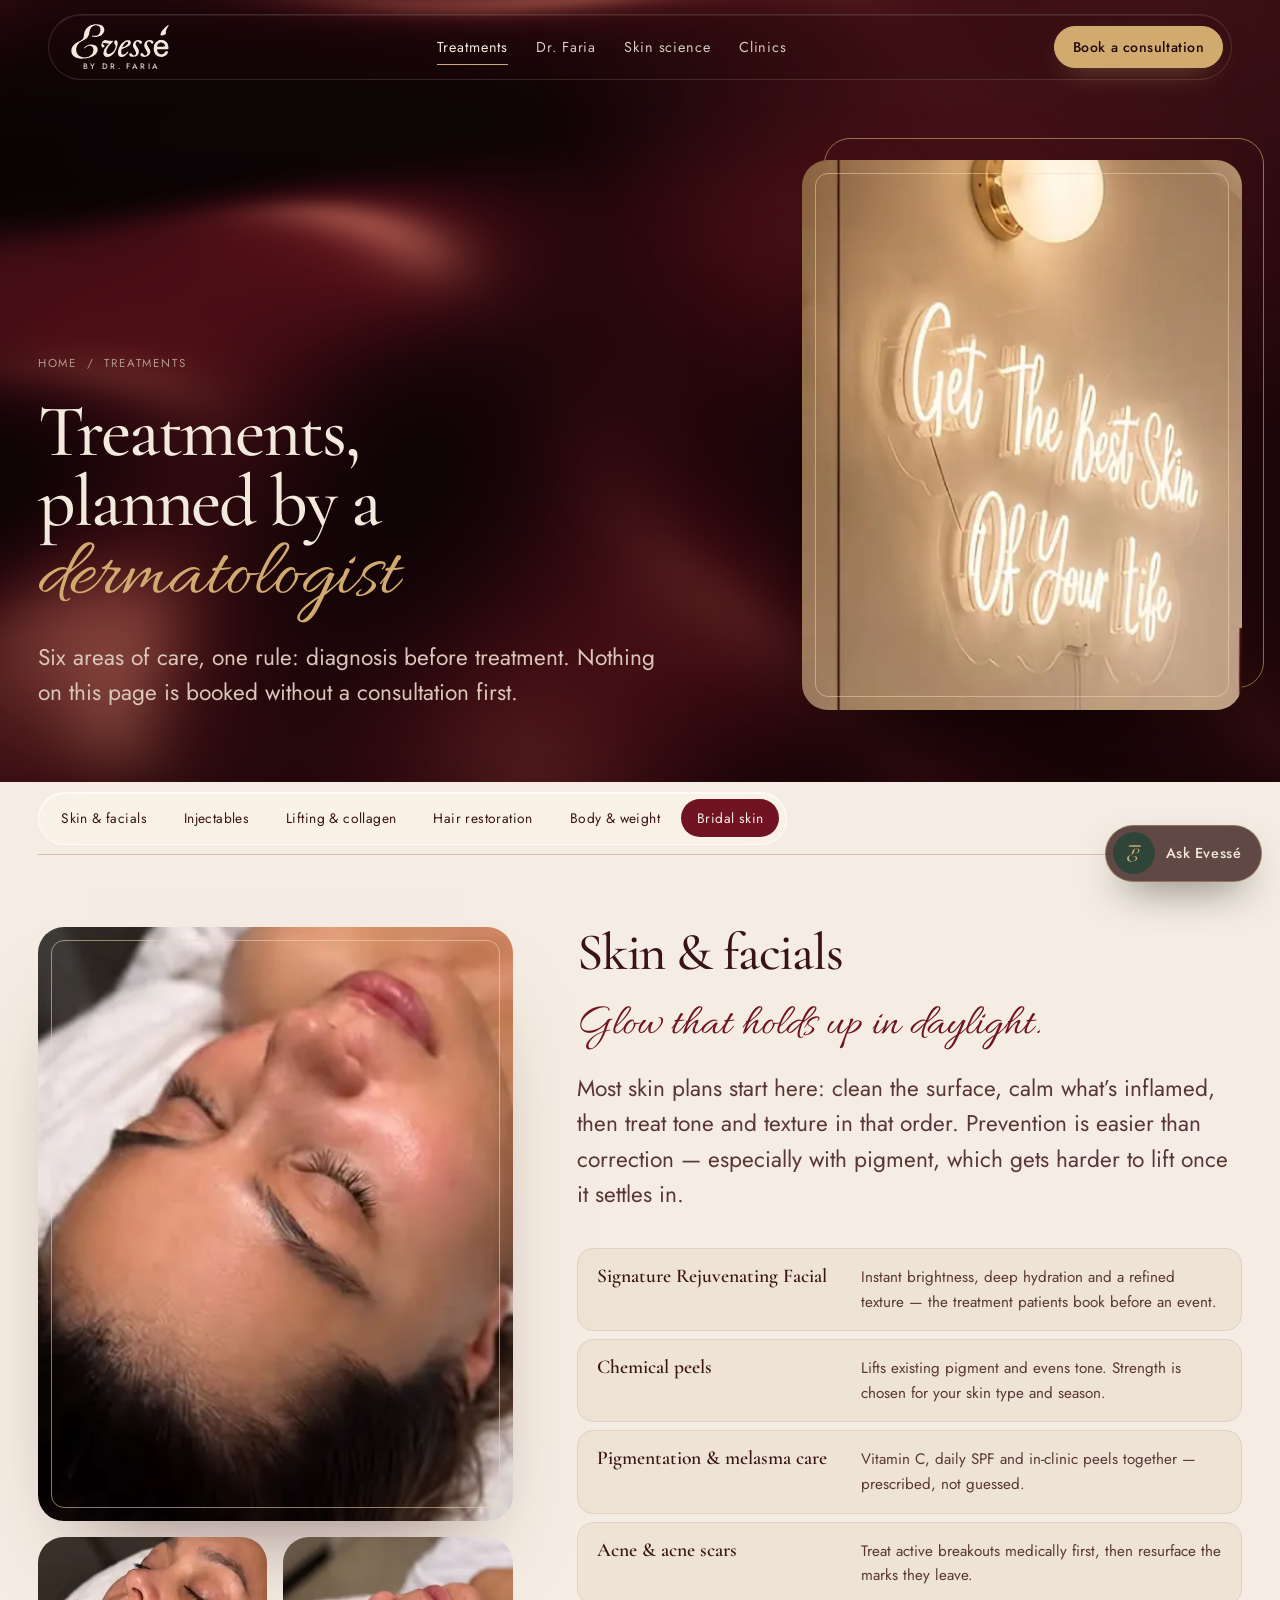
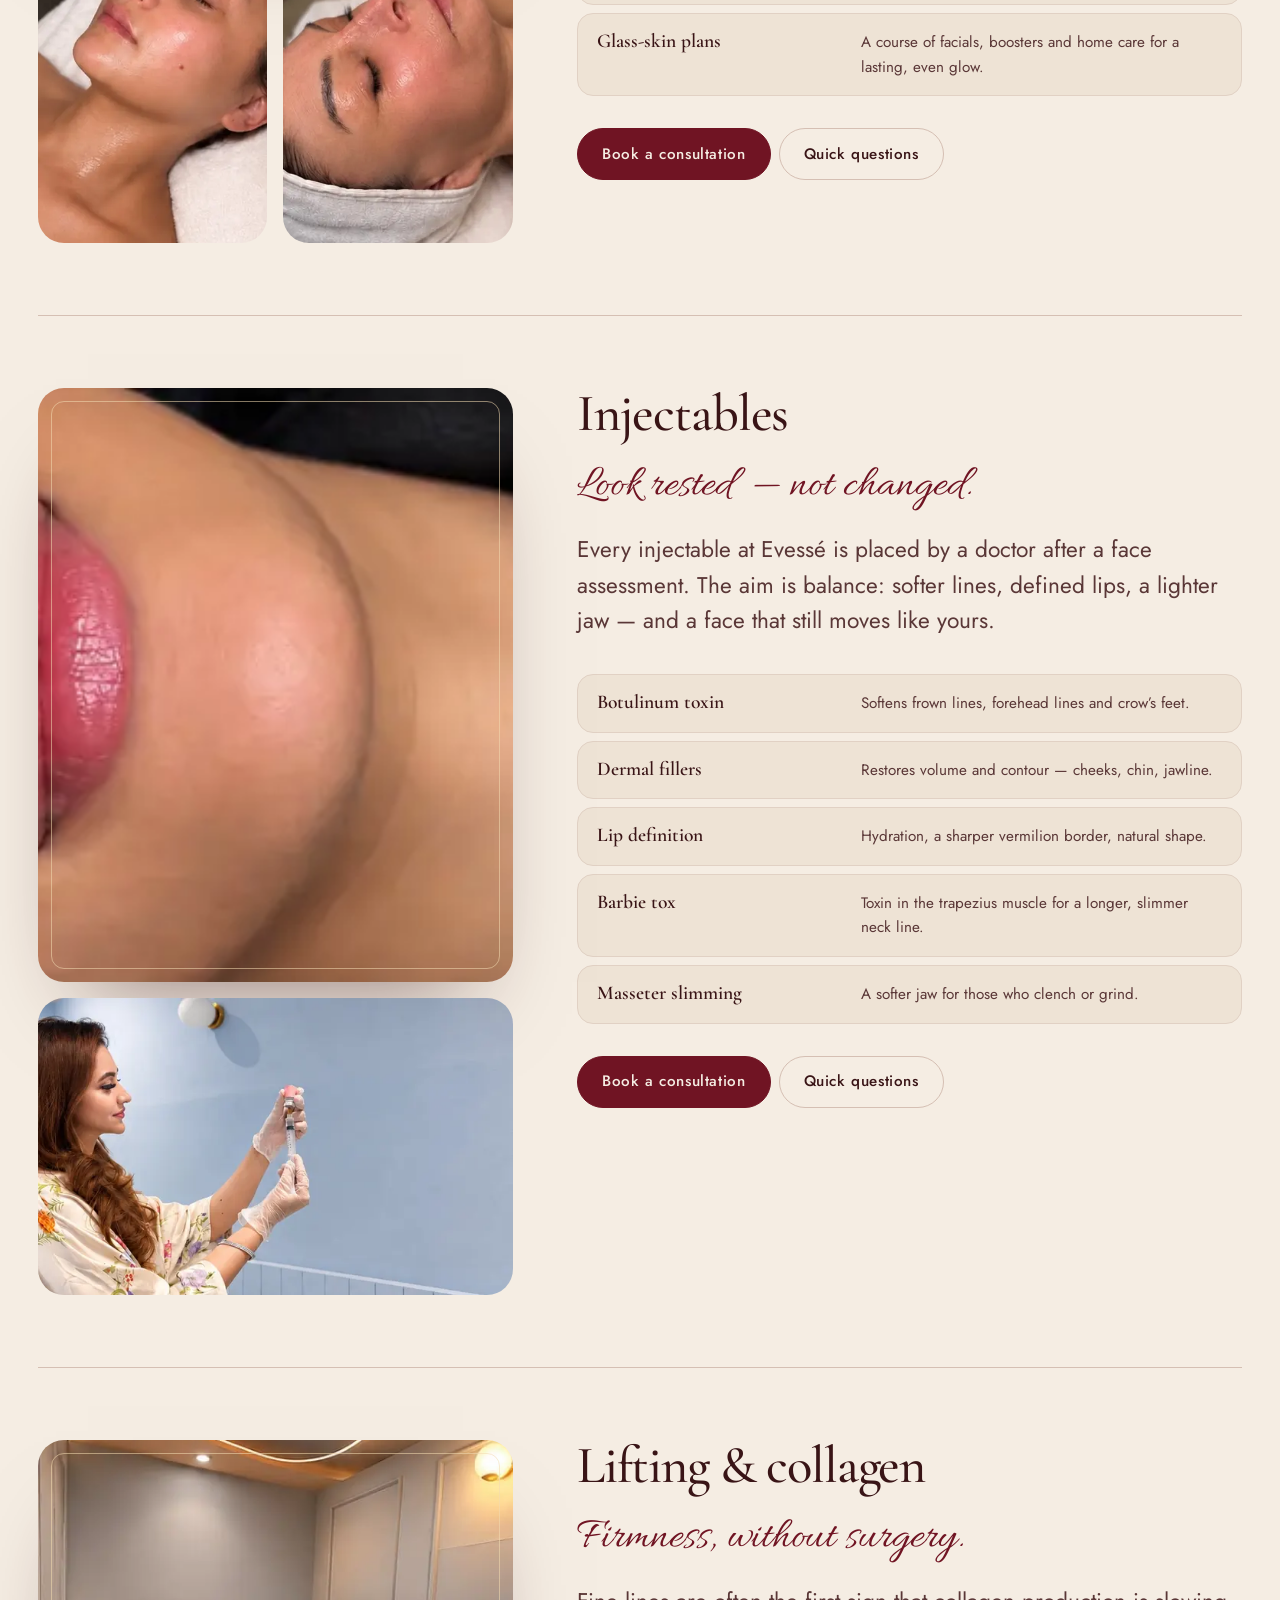
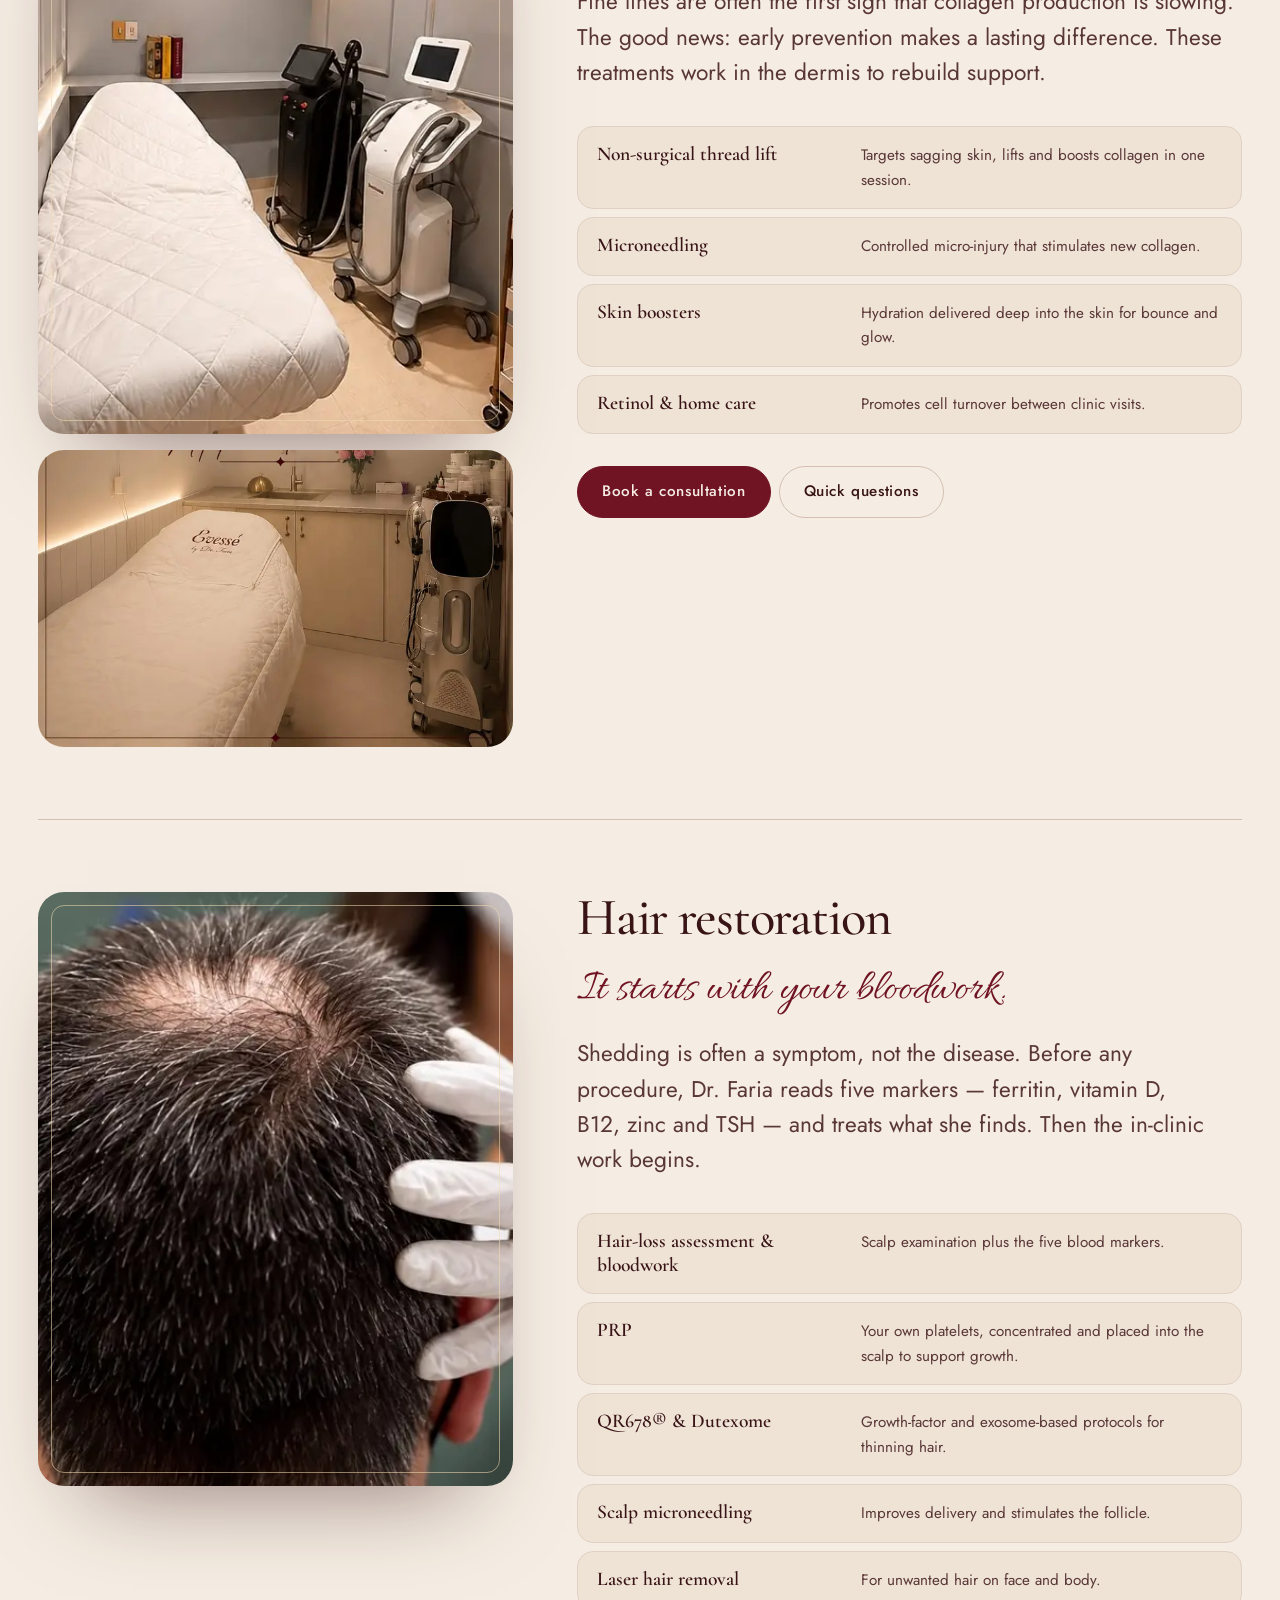
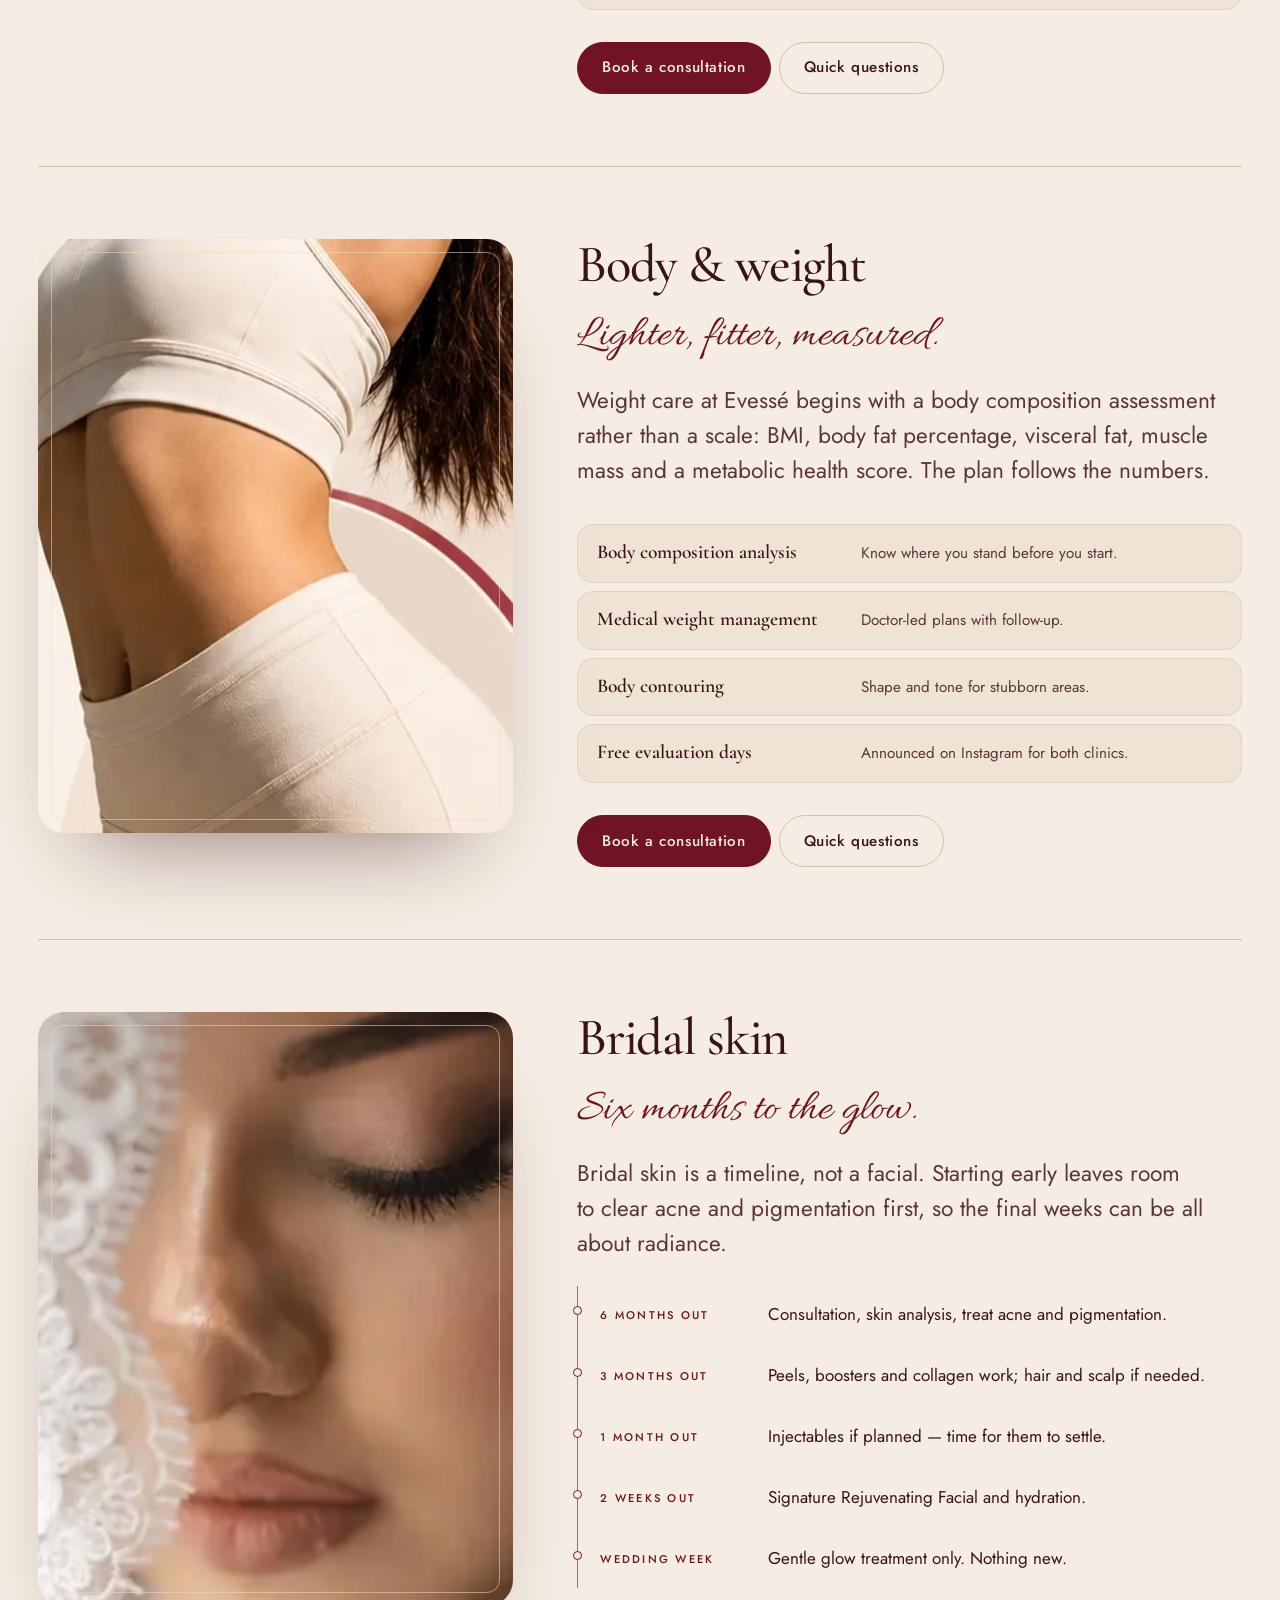
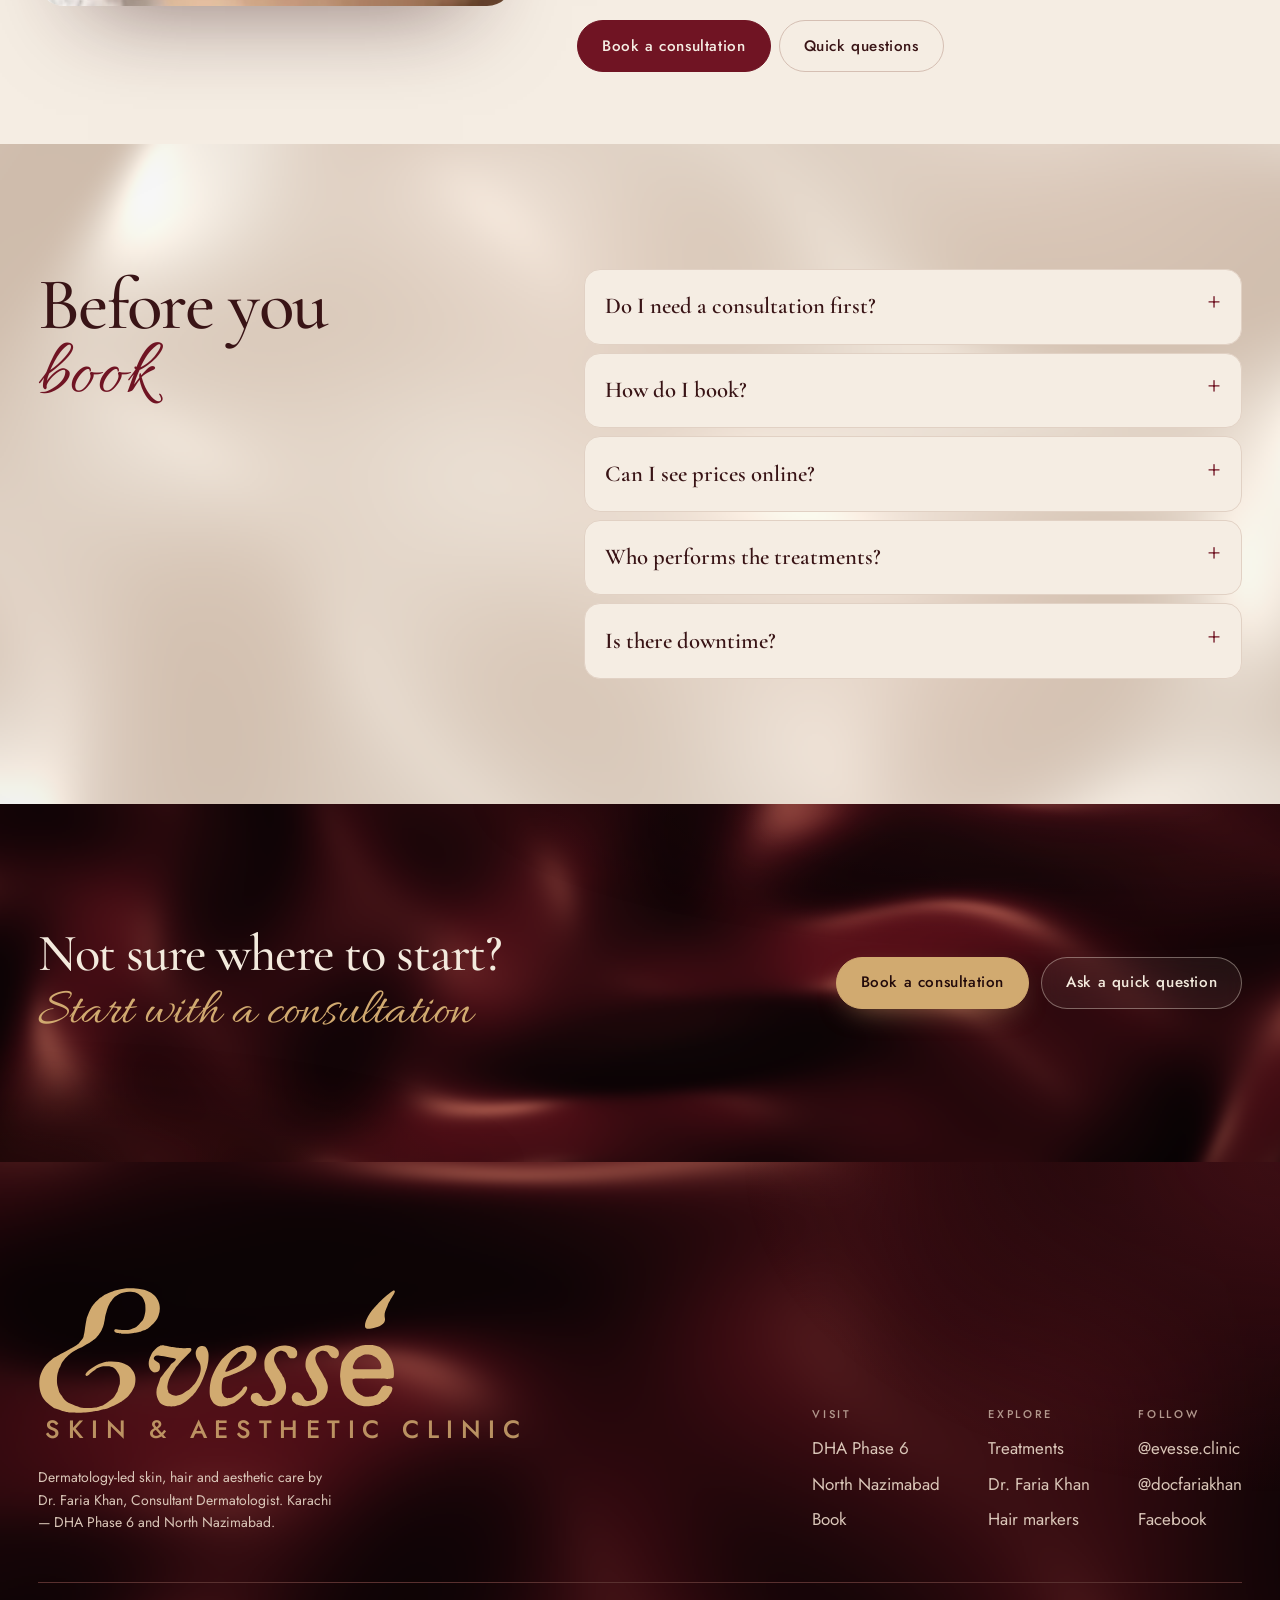
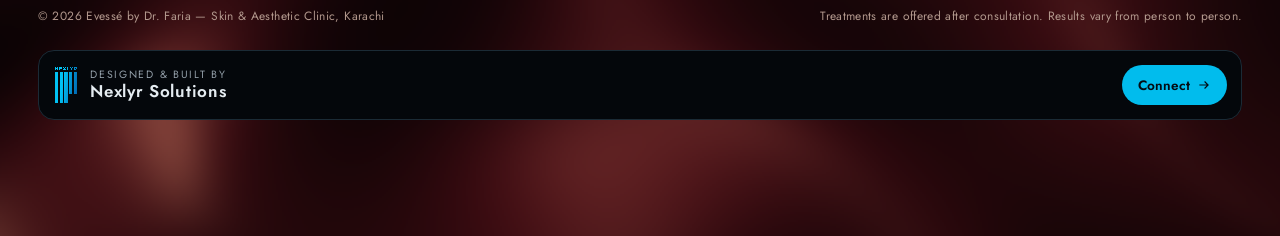
<file: treatments.html>
<!doctype html>
<html lang="en">
<head>
<meta charset="utf-8">
<meta name="viewport" content="width=device-width, initial-scale=1, viewport-fit=cover">
<title>Treatments — Evessé by Dr. Faria, Karachi</title>
<meta name="description" content="Skin, injectables, lifting, hair restoration, body and bridal treatments at Evessé — planned by Consultant Dermatologist Dr. Faria Khan.">
<meta name="theme-color" content="#2a0c10">
<link rel="canonical" href="https://evesse.nexlyr.solutions/treatments.html">
<link rel="icon" href="assets/img/monogram.svg" type="image/svg+xml">
<link rel="apple-touch-icon" href="assets/img/apple-touch-icon.png">
<meta property="og:type" content="website">
<meta property="og:site_name" content="Evessé by Dr. Faria">
<meta property="og:locale" content="en_PK">
<meta property="og:url" content="https://evesse.nexlyr.solutions/treatments.html">
<meta property="og:title" content="Treatments — Evessé by Dr. Faria, Karachi">
<meta property="og:description" content="Skin, injectables, lifting, hair restoration, body and bridal treatments at Evessé — planned by Consultant Dermatologist Dr. Faria Khan.">
<meta property="og:image" content="https://evesse.nexlyr.solutions/assets/img/og-image.jpg">
<meta property="og:image:secure_url" content="https://evesse.nexlyr.solutions/assets/img/og-image.jpg">
<meta property="og:image:type" content="image/jpeg">
<meta property="og:image:width" content="1200">
<meta property="og:image:height" content="630">
<meta property="og:image:alt" content="Evessé by Dr. Faria — Dermatology first. Beauty follows.">
<meta name="twitter:card" content="summary_large_image">
<meta name="twitter:title" content="Treatments — Evessé by Dr. Faria, Karachi">
<meta name="twitter:description" content="Skin, injectables, lifting, hair restoration, body and bridal treatments at Evessé — planned by Consultant Dermatologist Dr. Faria Khan.">
<meta name="twitter:image" content="https://evesse.nexlyr.solutions/assets/img/og-image.jpg">
<link rel="preload" href="assets/fonts/cormorant-garamond.woff2" as="font" type="font/woff2" crossorigin>
<link rel="preload" href="assets/fonts/jost.woff2" as="font" type="font/woff2" crossorigin>
<link rel="preload" href="assets/fonts/allura.woff2" as="font" type="font/woff2" crossorigin>

<link rel="stylesheet" href="assets/css/site.css?v=4c064211">
<script>document.documentElement.classList.add('js');try{if(sessionStorage.getItem('ev-seen'))document.documentElement.classList.add('seen')}catch(e){}</script>
</head>
<body data-page="treatments.html">
<a class="skip" href="#main">Skip to content</a>
<div class="preloader" aria-hidden="true">
  <span class="pl__glow pl__glow--a"></span><span class="pl__glow pl__glow--b"></span>
  <div class="pl__stage">
    <div class="pl__lens">
      <span class="pl__ring"></span>
      <span class="pl__mono"></span>
    </div>
    <span class="pl__word"></span>
    <span class="pl__sub">Skin &amp; Aesthetic Clinic</span>
  </div>
  <div class="pl__foot"><span class="pl__tag">Dermatology first.</span><span class="pl__count"><b class="pl__pct">00</b></span></div>
</div>
<header class="nav" id="nav">
  <div class="nav__bar">
    <span class="nav__progress" aria-hidden="true"></span>
    <a class="wordmark" href="index.html" aria-label="Evessé by Dr. Faria — home"><span class="wordmark__script"></span><span class="wordmark__sub">by Dr. Faria</span></a>
    <nav aria-label="Primary"><ul class="nav__links"><li><a href="treatments.html" aria-current="page">Treatments</a></li><li><a href="about.html">Dr. Faria</a></li><li><a href="index.html#layers">Skin science</a></li><li><a href="clinics.html">Clinics</a></li></ul></nav>
    <div class="nav__actions">
      <a class="btn btn--gilt btn--sm nav__book" href="clinics.html#book">Book a consultation</a>
      <button class="nav__menu" type="button" aria-expanded="false" aria-controls="nav-panel" aria-label="Open menu"><span class="nav__menu-icon"><span></span><span></span></span></button>
    </div>
  </div>
  <div class="nav__panel" id="nav-panel" role="dialog" aria-label="Menu">
    <ul><li><a href="treatments.html">Treatments <small>Skin · hair · body</small></a></li><li><a href="about.html">Dr. Faria <small>Her story</small></a></li><li><a href="index.html#layers">Skin science <small>The 3D layers</small></a></li><li><a href="clinics.html">Clinics <small>DHA · North</small></a></li></ul>
    <div class="nav__panel-foot">
      <a class="btn btn--wa btn--sm" href="https://wa.me/923001172177?text=Hello%20Evess%C3%A9%2C%20I%27d%20like%20to%20book%20a%20consultation%20at%20the%20DHA%20clinic." target="_blank" rel="noopener"><svg viewBox="0 0 24 24" fill="currentColor" aria-hidden="true"><path d="M12.04 2a9.9 9.9 0 0 0-8.5 15l-1.4 5 5.1-1.3A9.9 9.9 0 1 0 12.04 2Zm0 18.1a8.2 8.2 0 0 1-4.2-1.15l-.3-.18-3 .8.8-2.95-.2-.31a8.2 8.2 0 1 1 6.9 3.79Zm4.5-6.1c-.25-.12-1.46-.72-1.69-.8-.23-.08-.39-.12-.56.12-.16.25-.64.8-.79.97-.14.16-.29.18-.54.06-.25-.12-1.04-.38-1.98-1.22a7.4 7.4 0 0 1-1.37-1.7c-.14-.25-.02-.38.11-.5.11-.11.25-.29.37-.43.12-.15.16-.25.25-.41.08-.17.04-.31-.02-.44-.06-.12-.56-1.34-.76-1.84-.2-.48-.4-.41-.56-.42h-.47a.9.9 0 0 0-.66.31 2.76 2.76 0 0 0-.86 2.06c0 1.21.88 2.38 1 2.55.13.16 1.74 2.65 4.2 3.72.59.25 1.05.4 1.4.52.6.19 1.14.16 1.57.1.48-.07 1.46-.6 1.67-1.18.2-.58.2-1.08.14-1.18-.06-.1-.22-.17-.47-.29Z"/></svg> WhatsApp · DHA</a>
      <a class="btn btn--ghost btn--sm" href="https://wa.me/923335974283?text=Hello%20Evess%C3%A9%2C%20I%27d%20like%20to%20book%20a%20consultation%20at%20the%20North%20Nazimabad%20clinic." target="_blank" rel="noopener"><svg viewBox="0 0 24 24" fill="currentColor" aria-hidden="true"><path d="M12.04 2a9.9 9.9 0 0 0-8.5 15l-1.4 5 5.1-1.3A9.9 9.9 0 1 0 12.04 2Zm0 18.1a8.2 8.2 0 0 1-4.2-1.15l-.3-.18-3 .8.8-2.95-.2-.31a8.2 8.2 0 1 1 6.9 3.79Zm4.5-6.1c-.25-.12-1.46-.72-1.69-.8-.23-.08-.39-.12-.56.12-.16.25-.64.8-.79.97-.14.16-.29.18-.54.06-.25-.12-1.04-.38-1.98-1.22a7.4 7.4 0 0 1-1.37-1.7c-.14-.25-.02-.38.11-.5.11-.11.25-.29.37-.43.12-.15.16-.25.25-.41.08-.17.04-.31-.02-.44-.06-.12-.56-1.34-.76-1.84-.2-.48-.4-.41-.56-.42h-.47a.9.9 0 0 0-.66.31 2.76 2.76 0 0 0-.86 2.06c0 1.21.88 2.38 1 2.55.13.16 1.74 2.65 4.2 3.72.59.25 1.05.4 1.4.52.6.19 1.14.16 1.57.1.48-.07 1.46-.6 1.67-1.18.2-.58.2-1.08.14-1.18-.06-.1-.22-.17-.47-.29Z"/></svg> WhatsApp · North Nazimabad</a>
    </div>
  </div>
</header>

<main id="main">
  <section class="page-hero" data-satin="dark">
    <div class="wrap page-hero__grid">
      <div>
        <nav class="crumbs" aria-label="Breadcrumb"><a href="index.html">Home</a><span>/</span><span>Treatments</span></nav>
        <h1>Treatments, planned by a <span class="script">dermatologist</span></h1>
        <p class="lede">Six areas of care, one rule: diagnosis before treatment. Nothing on this page is booked without a consultation first.</p>
      </div>
      <figure class="page-hero__img" data-tilt><img src="assets/img/room-neon.webp" srcset="assets/img/room-neon-sm.webp 720w, assets/img/room-neon.webp 1400w" sizes="(max-width: 900px) 100vw, 40vw" alt="A treatment room lit by a neon sign reading Get the best skin of your life" fetchpriority="high"></figure>
    </div>
  </section>
  <nav class="jump" aria-label="Treatment areas"><div class="wrap"><ul class="glass-light"><li><a href="#skin">Skin & facials</a></li><li><a href="#injectables">Injectables</a></li><li><a href="#lifting">Lifting & collagen</a></li><li><a href="#hair">Hair restoration</a></li><li><a href="#body">Body & weight</a></li><li><a href="#bridal">Bridal skin</a></li></ul></div></nav>
  <div class="wrap"><section class="tx-block" id="skin" aria-labelledby="h-skin">
  <div class="tx-block__media"><img src="assets/img/glow-2.webp" srcset="assets/img/glow-2-sm.webp 720w, assets/img/glow-2.webp 1400w" sizes="(max-width: 900px) 100vw, 34vw" alt="Freshly treated skin after an Evessé facial" loading="lazy" decoding="async"><div class="duo"><img src="assets/img/glow-1.webp" srcset="assets/img/glow-1-sm.webp 720w, assets/img/glow-1.webp 1400w" sizes="(max-width: 900px) 50vw, 17vw" alt="" loading="lazy" decoding="async"><img src="assets/img/glow-3.webp" srcset="assets/img/glow-3-sm.webp 720w, assets/img/glow-3.webp 1400w" sizes="(max-width: 900px) 50vw, 17vw" alt="" loading="lazy" decoding="async"></div></div>
  <div class="tx-block__body">
    <h2 id="h-skin">Skin & facials</h2>
    <p class="pull">Glow that holds up in daylight.</p>
    <p class="lede" style="max-width:56ch">Most skin plans start here: clean the surface, calm what’s inflamed, then treat tone and texture in that order. Prevention is easier than correction — especially with pigment, which gets harder to lift once it settles in.</p>
    <ul class="tx-rows"><li><strong>Signature Rejuvenating Facial</strong><span>Instant brightness, deep hydration and a refined texture — the treatment patients book before an event.</span></li><li><strong>Chemical peels</strong><span>Lifts existing pigment and evens tone. Strength is chosen for your skin type and season.</span></li><li><strong>Pigmentation & melasma care</strong><span>Vitamin C, daily SPF and in-clinic peels together — prescribed, not guessed.</span></li><li><strong>Acne & acne scars</strong><span>Treat active breakouts medically first, then resurface the marks they leave.</span></li><li><strong>Glass-skin plans</strong><span>A course of facials, boosters and home care for a lasting, even glow.</span></li></ul>
    <div style="display:flex;flex-wrap:wrap;gap:.5rem;margin-top:.5rem"><a class="btn" href="clinics.html#book">Book a consultation</a><button class="btn btn--line" type="button" data-open-chat>Quick questions</button></div>
  </div>
</section><section class="tx-block" id="injectables" aria-labelledby="h-injectables">
  <div class="tx-block__media"><img src="assets/img/lips-art.webp" srcset="assets/img/lips-art-sm.webp 720w, assets/img/lips-art.webp 1400w" sizes="(max-width: 900px) 100vw, 34vw" alt="Defined lips after treatment at Evessé" loading="lazy" decoding="async"><img style="aspect-ratio:16/10" src="assets/img/dr-injector.webp" srcset="assets/img/dr-injector-sm.webp 720w, assets/img/dr-injector.webp 1400w" sizes="(max-width: 900px) 100vw, 34vw" alt="" loading="lazy" decoding="async"></div>
  <div class="tx-block__body">
    <h2 id="h-injectables">Injectables</h2>
    <p class="pull">Look rested — not changed.</p>
    <p class="lede" style="max-width:56ch">Every injectable at Evessé is placed by a doctor after a face assessment. The aim is balance: softer lines, defined lips, a lighter jaw — and a face that still moves like yours.</p>
    <ul class="tx-rows"><li><strong>Botulinum toxin</strong><span>Softens frown lines, forehead lines and crow’s feet.</span></li><li><strong>Dermal fillers</strong><span>Restores volume and contour — cheeks, chin, jawline.</span></li><li><strong>Lip definition</strong><span>Hydration, a sharper vermilion border, natural shape.</span></li><li><strong>Barbie tox</strong><span>Toxin in the trapezius muscle for a longer, slimmer neck line.</span></li><li><strong>Masseter slimming</strong><span>A softer jaw for those who clench or grind.</span></li></ul>
    <div style="display:flex;flex-wrap:wrap;gap:.5rem;margin-top:.5rem"><a class="btn" href="clinics.html#book">Book a consultation</a><button class="btn btn--line" type="button" data-open-chat>Quick questions</button></div>
  </div>
</section><section class="tx-block" id="lifting" aria-labelledby="h-lifting">
  <div class="tx-block__media"><img src="assets/img/room-devices.webp" srcset="assets/img/room-devices-sm.webp 720w, assets/img/room-devices.webp 1400w" sizes="(max-width: 900px) 100vw, 34vw" alt="An Evessé treatment room with collagen devices" loading="lazy" decoding="async"><img style="aspect-ratio:16/10" src="assets/img/room-bed.webp" srcset="assets/img/room-bed-sm.webp 720w, assets/img/room-bed.webp 1400w" sizes="(max-width: 900px) 100vw, 34vw" alt="" loading="lazy" decoding="async"></div>
  <div class="tx-block__body">
    <h2 id="h-lifting">Lifting & collagen</h2>
    <p class="pull">Firmness, without surgery.</p>
    <p class="lede" style="max-width:56ch">Fine lines are often the first sign that collagen production is slowing. The good news: early prevention makes a lasting difference. These treatments work in the dermis to rebuild support.</p>
    <ul class="tx-rows"><li><strong>Non-surgical thread lift</strong><span>Targets sagging skin, lifts and boosts collagen in one session.</span></li><li><strong>Microneedling</strong><span>Controlled micro-injury that stimulates new collagen.</span></li><li><strong>Skin boosters</strong><span>Hydration delivered deep into the skin for bounce and glow.</span></li><li><strong>Retinol & home care</strong><span>Promotes cell turnover between clinic visits.</span></li></ul>
    <div style="display:flex;flex-wrap:wrap;gap:.5rem;margin-top:.5rem"><a class="btn" href="clinics.html#book">Book a consultation</a><button class="btn btn--line" type="button" data-open-chat>Quick questions</button></div>
  </div>
</section><section class="tx-block" id="hair" aria-labelledby="h-hair">
  <div class="tx-block__media"><img src="assets/img/hair-exam.webp" srcset="assets/img/hair-exam-sm.webp 720w, assets/img/hair-exam.webp 1400w" sizes="(max-width: 900px) 100vw, 34vw" alt="Dr. Faria examining a patient’s scalp" loading="lazy" decoding="async"></div>
  <div class="tx-block__body">
    <h2 id="h-hair">Hair restoration</h2>
    <p class="pull">It starts with your bloodwork.</p>
    <p class="lede" style="max-width:56ch">Shedding is often a symptom, not the disease. Before any procedure, Dr. Faria reads five markers — ferritin, vitamin D, B12, zinc and TSH — and treats what she finds. Then the in-clinic work begins.</p>
    <ul class="tx-rows"><li><strong>Hair-loss assessment & bloodwork</strong><span>Scalp examination plus the five blood markers.</span></li><li><strong>PRP</strong><span>Your own platelets, concentrated and placed into the scalp to support growth.</span></li><li><strong>QR678® & Dutexome</strong><span>Growth-factor and exosome-based protocols for thinning hair.</span></li><li><strong>Scalp microneedling</strong><span>Improves delivery and stimulates the follicle.</span></li><li><strong>Laser hair removal</strong><span>For unwanted hair on face and body.</span></li></ul>
    <div style="display:flex;flex-wrap:wrap;gap:.5rem;margin-top:.5rem"><a class="btn" href="clinics.html#book">Book a consultation</a><button class="btn btn--line" type="button" data-open-chat>Quick questions</button></div>
  </div>
</section><section class="tx-block" id="body" aria-labelledby="h-body">
  <div class="tx-block__media"><img src="assets/img/body.webp" srcset="assets/img/body-sm.webp 720w, assets/img/body.webp 1400w" sizes="(max-width: 900px) 100vw, 34vw" alt="A woman stretching, from Evessé’s weight-loss campaign" loading="lazy" decoding="async"></div>
  <div class="tx-block__body">
    <h2 id="h-body">Body & weight</h2>
    <p class="pull">Lighter, fitter, measured.</p>
    <p class="lede" style="max-width:56ch">Weight care at Evessé begins with a body composition assessment rather than a scale: BMI, body fat percentage, visceral fat, muscle mass and a metabolic health score. The plan follows the numbers.</p>
    <ul class="tx-rows"><li><strong>Body composition analysis</strong><span>Know where you stand before you start.</span></li><li><strong>Medical weight management</strong><span>Doctor-led plans with follow-up.</span></li><li><strong>Body contouring</strong><span>Shape and tone for stubborn areas.</span></li><li><strong>Free evaluation days</strong><span>Announced on Instagram for both clinics.</span></li></ul>
    <div style="display:flex;flex-wrap:wrap;gap:.5rem;margin-top:.5rem"><a class="btn" href="clinics.html#book">Book a consultation</a><button class="btn btn--line" type="button" data-open-chat>Quick questions</button></div>
  </div>
</section><section class="tx-block" id="bridal" aria-labelledby="h-bridal">
  <div class="tx-block__media"><img src="assets/img/bridal.webp" srcset="assets/img/bridal-sm.webp 720w, assets/img/bridal.webp 1400w" sizes="(max-width: 900px) 100vw, 34vw" alt="A bride’s face under a lace veil" loading="lazy" decoding="async"></div>
  <div class="tx-block__body">
    <h2 id="h-bridal">Bridal skin</h2>
    <p class="pull">Six months to the glow.</p>
    <p class="lede" style="max-width:56ch">Bridal skin is a timeline, not a facial. Starting early leaves room to clear acne and pigmentation first, so the final weeks can be all about radiance.</p>
    <ol class="bridal-steps"><li><span class="when">6 months out</span><span>Consultation, skin analysis, treat acne and pigmentation.</span></li><li><span class="when">3 months out</span><span>Peels, boosters and collagen work; hair and scalp if needed.</span></li><li><span class="when">1 month out</span><span>Injectables if planned — time for them to settle.</span></li><li><span class="when">2 weeks out</span><span>Signature Rejuvenating Facial and hydration.</span></li><li><span class="when">Wedding week</span><span>Gentle glow treatment only. Nothing new.</span></li></ol>
    <div style="display:flex;flex-wrap:wrap;gap:.5rem;margin-top:.5rem"><a class="btn" href="clinics.html#book">Book a consultation</a><button class="btn btn--line" type="button" data-open-chat>Quick questions</button></div>
  </div>
</section></div>
  <section class="section paper-2" data-satin="cream" aria-labelledby="faq-title">
    <div class="wrap story">
      <h2 id="faq-title">Before you <span class="script">book</span></h2>
      <div class="faq"><details><summary>Do I need a consultation first?</summary><p>Yes. Every plan at Evessé starts with a consultation so treatment matches what your skin, scalp or body actually needs.</p></details><details><summary>How do I book?</summary><p>Message the clinic nearest to you on WhatsApp — DHA on 0300-1172177 or North Nazimabad on 0333-5974283 — and the front desk confirms your slot.</p></details><details><summary>Can I see prices online?</summary><p>Treatment fees depend on the plan, so they’re shared after consultation. The front desk can tell you the consultation fee.</p></details><details><summary>Who performs the treatments?</summary><p>Plans are set by Dr. Faria Khan, Consultant Dermatologist. Injectables and procedures are carried out by doctors.</p></details><details><summary>Is there downtime?</summary><p>Many treatments have none. Where there is — some peels, microneedling — you’ll be told before you book.</p></details></div>
    </div>
  </section>
  <section class="section night grain" data-satin="dark">
    <div class="wrap cta-band">
      <h2>Not sure where to start? <span class="script">Start with a consultation</span></h2>
      <div class="hero__ctas"><a class="btn btn--gilt" href="clinics.html#book">Book a consultation</a><button class="btn btn--ghost" type="button" data-open-chat>Ask a quick question</button></div>
    </div>
  </section>
</main>
<footer class="footer" data-satin="dark">
  <div class="wrap">
    <div class="footer__mast">
      <div style="display:grid;gap:1.5rem;justify-items:start">
        <a class="wordmark" href="index.html" aria-label="Evessé by Dr. Faria — home"><span class="wordmark__script"></span><span class="wordmark__sub">Skin &amp; Aesthetic Clinic</span></a>
        <p class="small" style="color:var(--color-cream-2);max-width:38ch">Dermatology-led skin, hair and aesthetic care by Dr. Faria Khan, Consultant Dermatologist. Karachi — DHA Phase 6 and North Nazimabad.</p>
      </div>
      <div class="footer__cols">
        <div><h4>Visit</h4><ul><li><a href="clinics.html#dha">DHA Phase 6</a></li><li><a href="clinics.html#north">North Nazimabad</a></li><li><a href="clinics.html#book">Book</a></li></ul></div>
        <div><h4>Explore</h4><ul><li><a href="treatments.html">Treatments</a></li><li><a href="about.html">Dr. Faria Khan</a></li><li><a href="index.html#markers">Hair markers</a></li></ul></div>
        <div><h4>Follow</h4><ul><li><a href="https://www.instagram.com/evesse.clinic/" target="_blank" rel="noopener">@evesse.clinic</a></li><li><a href="https://www.instagram.com/docfariakhan/" target="_blank" rel="noopener">@docfariakhan</a></li><li><a href="https://www.facebook.com/docfariakhan/" target="_blank" rel="noopener">Facebook</a></li></ul></div>
      </div>
    </div>
    <div class="footer__base"><span>© 2026 Evessé by Dr. Faria — Skin &amp; Aesthetic Clinic, Karachi</span><span>Treatments are offered after consultation. Results vary from person to person.</span></div>
    <div class="nexlyr">
      <a class="nexlyr__id" href="https://nexlyr.solutions" target="_blank" rel="noopener"><img src="assets/img/nexlyr-logo.svg" alt="Nexlyr Solutions" width="22" height="35" loading="lazy"><span><small>Designed &amp; built by</small><strong>Nexlyr Solutions</strong></span></a>
      <a class="nexlyr__btn" href="https://nexlyr.solutions" target="_blank" rel="noopener">Connect <svg viewBox="0 0 24 24" fill="none" stroke="currentColor" stroke-width="2" width="14" height="14" aria-hidden="true"><path d="M4 12h15M13 6l6 6-6 6"/></svg></a>
    </div>
  </div>
</footer>
<nav class="dock" aria-label="Quick actions">
  <a class="btn btn--gilt" href="clinics.html#book">Book a consultation</a>
  <a class="dock__icon" href="tel:+923001172177" aria-label="Call the DHA clinic"><svg viewBox="0 0 24 24" fill="none" stroke="currentColor" stroke-width="1.5" aria-hidden="true"><path d="M5 4h4l2 5-2.5 1.5a11 11 0 0 0 5 5L15 13l5 2v4a2 2 0 0 1-2 2A16 16 0 0 1 3 6a2 2 0 0 1 2-2Z"/></svg></a>
  <button class="dock__icon" type="button" data-open-chat aria-expanded="false" aria-controls="chat" aria-label="Ask Evessé"><span class="monogram"></span></button>
</nav>
<button class="chat-fab" type="button" aria-expanded="false" aria-controls="chat"><span class="chat-fab__mono"><span class="monogram"></span></span><span class="chat-fab__label">Ask Evessé</span></button>
<section class="chat" id="chat" role="dialog" aria-label="Ask Evessé" aria-modal="false">
  <div class="chat__head"><span class="chat-fab__mono"><span class="monogram"></span></span><div><strong>Ask Evessé</strong><small>Quick answers · a person replies on WhatsApp</small></div><button class="chat__close" type="button" aria-label="Close chat"><svg viewBox="0 0 24 24" fill="none" stroke="currentColor" stroke-width="1.6" aria-hidden="true"><path d="M6 6l12 12M18 6 6 18"/></svg></button></div>
  <div class="chat__log" aria-live="polite"></div>
  <div class="chat__chips" role="group" aria-label="Suggested questions"></div>
</section>
<script src="assets/vendor/lenis.min.js?v=205b0d5f" defer></script>
<script src="assets/js/site.js?v=2ea71471" defer></script>

</body>
</html>
</file>
<file: assets/css/site.css>
/* Hallmark · genre: editorial (luxury) · route: custom (tuned) · structure: dermascope hero → treatment marquee → press line → clinic → signature facial → 3D layers → treatment index → five markers → doctor → reels → still-life → booking
 * nav: N10 floating glass pill (compact dropdown on mobile) + mobile glass dock · footer: Ft1 mast-headed + Nexlyr strip · enrichment: WebGL skin lens + Three.js skin cross-section
 * Hallmark · pre-emit critique: P5 H5 E5 S5 R4 V5
 */
@import url("tokens.css?v=923436d1");

*, *::before, *::after { box-sizing: border-box; }
html { -webkit-text-size-adjust: 100%; overflow-x: clip; }
body {
  margin: 0; overflow-x: clip;
  background: var(--color-paper); color: var(--color-ink);
  font-family: var(--font-body); font-size: var(--text-base); font-weight: 400; line-height: 1.62;
  text-rendering: optimizeLegibility; -webkit-font-smoothing: antialiased;
}
img, video, canvas, svg { display: block; max-width: 100%; }
img, video { height: auto; }
a { color: inherit; text-decoration-thickness: 1px; text-underline-offset: 0.22em; }
button, input { font: inherit; color: inherit; }
button { background: none; border: 0; padding: 0; cursor: pointer; }
:focus-visible { outline: 2px solid var(--color-focus); outline-offset: 3px; border-radius: 6px; }
::selection { background: var(--color-accent); color: var(--color-accent-ink); }
.sr-only { position: absolute !important; width: 1px; height: 1px; overflow: hidden; clip: rect(0 0 0 0); white-space: nowrap; }
.skip { position: fixed; left: var(--space-sm); top: -4rem; z-index: 90; background: var(--color-cream); color: var(--color-ink); padding: var(--space-2xs) var(--space-sm); border-radius: var(--radius-sm); }
.skip:focus { top: var(--space-sm); }

/* ── type ─────────────────────────────────────────── */
h1, h2, h3, h4 { font-family: var(--font-display); font-weight: 500; font-style: normal; margin: 0; letter-spacing: -0.012em; text-wrap: balance; overflow-wrap: anywhere; min-width: 0; }
h1 { font-size: var(--text-display); line-height: 0.92; letter-spacing: -0.028em; font-weight: 500; }
h2 { font-size: var(--text-3xl); line-height: 0.98; letter-spacing: -0.022em; }
h3 { font-size: var(--text-xl); line-height: 1.08; font-weight: 600; }
p { margin: 0; text-wrap: pretty; }
.script { font-family: var(--font-outlier); font-weight: 400; letter-spacing: 0; line-height: 0.9; color: var(--color-gilt); text-transform: none; }
.lede { font-size: var(--text-lg); line-height: 1.55; color: var(--color-ink-2); max-width: 46ch; font-weight: 400; }
.night .lede, .night-2 .lede, .page-hero .lede, .hero .lede, .sage .lede, .wine-band .lede, .book-sec .lede, .spot .lede { color: var(--color-cream-2); }
.small { font-size: var(--text-sm); }
.label { font-family: var(--font-body); text-transform: uppercase; letter-spacing: 0.24em; font-size: 0.72rem; font-weight: 500; }
.gilt { color: var(--color-gilt); }
.wine { color: var(--color-accent); }
.measure { max-width: var(--measure); }

/* ── layout ───────────────────────────────────────── */
.wrap { width: 100%; max-width: var(--page-max); margin-inline: auto; padding-inline: var(--gutter); }
.section { padding-block: var(--space-3xl); position: relative; }
.night { background: var(--color-night); color: var(--color-cream); }
.night-2 { background: var(--color-night-2); color: var(--color-cream); }
.paper-2 { background: var(--color-paper-2); }
.blush { background: var(--color-blush); }
.sage { background: var(--color-sage); color: var(--color-cream); }
.wine-band { background: var(--color-accent); color: var(--color-cream); }
.grain::before { content: ""; position: absolute; inset: 0; pointer-events: none; background: radial-gradient(70% 60% at 85% 0%, oklch(36% 0.11 18 / 0.5), transparent 70%), radial-gradient(60% 50% at 0% 100%, oklch(30% 0.08 30 / 0.4), transparent 70%); }
.grain > * { position: relative; }

/* ── glass ────────────────────────────────────────── */
.glass { background: var(--glass-dark); -webkit-backdrop-filter: var(--glass-blur); backdrop-filter: var(--glass-blur); border: 1px solid var(--glass-edge-dark); box-shadow: inset 0 1px 0 oklch(100% 0 0 / 0.08), 0 24px 60px -30px oklch(8% 0.03 18 / 0.8); position: relative; }
.glass::after { content: ""; position: absolute; inset: 0; border-radius: inherit; background: var(--glass-shine); pointer-events: none; }
.glass-light { background: var(--glass-light); -webkit-backdrop-filter: var(--glass-blur); backdrop-filter: var(--glass-blur); border: 1px solid var(--glass-edge-light); box-shadow: inset 0 1px 0 oklch(100% 0 0 / 0.6), 0 24px 60px -34px oklch(25% 0.06 18 / 0.45); position: relative; }
@supports not ((backdrop-filter: blur(1px)) or (-webkit-backdrop-filter: blur(1px))) {
  .glass { background: var(--glass-dark-strong); }
  .glass-light { background: var(--glass-light-strong); }
}

/* ── wordmark (vector, recoloured by currentColor) ── */
.wordmark { display: inline-flex; flex-direction: column; align-items: center; gap: 0.2rem; text-decoration: none; color: inherit; line-height: 1; }
.wordmark__script { display: block; width: var(--wm, 112px); aspect-ratio: 2259 / 800; background: currentColor; -webkit-mask: url("../img/wordmark.svg") center / contain no-repeat; mask: url("../img/wordmark.svg") center / contain no-repeat; }
.wordmark__sub { font-family: var(--font-body); font-size: max(8px, calc(var(--wm, 112px) * 0.07)); letter-spacing: 0.3em; text-transform: uppercase; white-space: nowrap; font-weight: 500; opacity: 0.85; padding-left: 0.3em; }
.monogram { display: block; width: var(--mono, 40px); aspect-ratio: 1434 / 1685; background: currentColor; -webkit-mask: url("../img/monogram.svg") center / contain no-repeat; mask: url("../img/monogram.svg") center / contain no-repeat; }

/* ── buttons ──────────────────────────────────────── */
.btn {
  --btn-bg: var(--color-accent); --btn-fg: var(--color-accent-ink); --btn-bd: var(--color-accent);
  display: inline-flex; align-items: center; justify-content: center; gap: 0.6em;
  min-height: 50px; padding: 0.8rem 1.5rem; border-radius: var(--radius-pill);
  background: var(--btn-bg); color: var(--btn-fg); border: 1px solid var(--btn-bd);
  font-family: var(--font-body); font-weight: 500; font-size: 0.95rem; letter-spacing: 0.04em; white-space: nowrap; text-decoration: none;
  transition: background-color var(--dur-fast) var(--ease-out), color var(--dur-fast) var(--ease-out), border-color var(--dur-fast) var(--ease-out), transform var(--dur-fast) var(--ease-out), box-shadow var(--dur-base) var(--ease-out);
}
.btn:hover { --btn-bg: var(--color-accent-hi); --btn-bd: var(--color-accent-hi); }
.btn:active { transform: translateY(1px); }
.btn[disabled], .btn[aria-disabled="true"] { opacity: 0.45; pointer-events: none; }
.btn--gilt { --btn-bg: var(--color-gilt); --btn-fg: var(--color-night); --btn-bd: var(--color-gilt); box-shadow: 0 10px 30px -14px oklch(76% 0.088 76 / 0.7); }
.btn--gilt:hover { --btn-bg: var(--color-gilt-hi); --btn-bd: var(--color-gilt-hi); }
.btn--ghost { --btn-bg: oklch(94% 0.02 78 / 0.06); --btn-fg: currentColor; --btn-bd: oklch(94% 0.02 78 / 0.38); -webkit-backdrop-filter: blur(10px); backdrop-filter: blur(10px); }
.btn--ghost:hover { --btn-bg: oklch(94% 0.02 78 / 0.12); --btn-bd: var(--color-gilt); color: var(--color-gilt-hi); }
.btn--line { --btn-bg: transparent; --btn-fg: var(--color-ink); --btn-bd: var(--color-rule); }
.btn--line:hover { --btn-bg: transparent; --btn-bd: var(--color-accent); color: var(--color-accent); }
.btn--wa { --btn-bg: var(--color-whatsapp); --btn-bd: var(--color-whatsapp); --btn-fg: var(--color-cream); }
.btn--wa:hover { --btn-bg: var(--color-whatsapp-hi); --btn-bd: var(--color-whatsapp-hi); }
.btn--sm { min-height: 42px; padding: 0.55rem 1.1rem; font-size: 0.88rem; }
.btn svg { width: 1.05em; height: 1.05em; flex: none; }
.link-arrow { display: inline-flex; align-items: center; gap: 0.55em; text-decoration: none; font-weight: 500; letter-spacing: 0.03em; white-space: nowrap; border-bottom: 1px solid currentColor; padding-bottom: 3px; }
.link-arrow svg { width: 1em; height: 1em; transition: transform var(--dur-fast) var(--ease-out); }
.link-arrow:hover svg { transform: translateX(4px); }

/* ── preloader: the lens opens ─────────────────── */
@property --iris { syntax: "<length>"; inherits: false; initial-value: 0px; }
.preloader {
  --iris: 0px;
  position: fixed; inset: 0; z-index: 100; overflow: hidden; color: var(--color-gilt);
  background: radial-gradient(80% 70% at 50% 40%, oklch(26% 0.085 18), var(--color-night) 72%);
  -webkit-mask: radial-gradient(circle at 50% 44%, transparent var(--iris), #000 calc(var(--iris) + 1px));
          mask: radial-gradient(circle at 50% 44%, transparent var(--iris), #000 calc(var(--iris) + 1px));
  transition: --iris 900ms cubic-bezier(0.76, 0, 0.24, 1), opacity 300ms var(--ease-out) 820ms, visibility 0s linear 1.15s;
}
.preloader.is-done { --iris: 150vmax; opacity: 0; visibility: hidden; }
html.seen .preloader { display: none; }
.pl__glow { position: absolute; border-radius: 50%; filter: blur(60px); opacity: 0.55; pointer-events: none; }
.pl__glow--a { width: 46vmax; height: 46vmax; left: -10vmax; top: -12vmax; background: radial-gradient(circle, oklch(42% 0.14 18 / 0.8), transparent 65%); animation: pl-drift 6s var(--ease-in-out) infinite alternate; }
.pl__glow--b { width: 40vmax; height: 40vmax; right: -12vmax; bottom: -14vmax; background: radial-gradient(circle, oklch(70% 0.09 72 / 0.35), transparent 65%); animation: pl-drift 7s var(--ease-in-out) -2s infinite alternate-reverse; }
.pl__stage { position: absolute; left: 50%; top: 44%; transform: translate(-50%, -50%); display: grid; justify-items: center; gap: 1.1rem; transition: transform 900ms cubic-bezier(0.76, 0, 0.24, 1), opacity 500ms var(--ease-out); }
.preloader.is-done .pl__stage { transform: translate(-50%, -50%) scale(1.35); opacity: 0; }
.pl__lens { position: relative; width: clamp(150px, 12vw + 80px, 210px); height: clamp(150px, 12vw + 80px, 210px); border-radius: 50%; display: grid; place-items: center; background: oklch(24% 0.07 18 / 0.4); -webkit-backdrop-filter: blur(16px) saturate(150%); backdrop-filter: blur(16px) saturate(150%); border: 1px solid oklch(94% 0.02 78 / 0.14); box-shadow: inset 0 1px 0 oklch(100% 0 0 / 0.12), inset 0 -20px 40px oklch(10% 0.03 18 / 0.35), 0 30px 80px -24px oklch(6% 0.03 18 / 0.9); animation: pl-in 700ms var(--ease-out) both; }
.pl__lens::after { content: ""; position: absolute; inset: 0; border-radius: 50%; background: linear-gradient(150deg, oklch(100% 0 0 / 0.18), transparent 40%); pointer-events: none; }
.pl__ring { position: absolute; inset: -13px; border-radius: 50%; pointer-events: none; background: conic-gradient(var(--color-gilt-hi) calc(var(--p, 0) * 1turn), oklch(94% 0.02 78 / 0.16) 0); -webkit-mask: radial-gradient(farthest-side, transparent calc(100% - 1.6px), #000 calc(100% - 1.2px)); mask: radial-gradient(farthest-side, transparent calc(100% - 1.6px), #000 calc(100% - 1.2px)); filter: drop-shadow(0 0 5px oklch(84% 0.08 82 / 0.55)); }
.pl__mono { width: clamp(46px, 3vw + 26px, 64px); aspect-ratio: 1434 / 1685; background: linear-gradient(110deg, var(--color-gilt-dim) 0%, var(--color-gilt-hi) 38%, oklch(95% 0.05 85) 50%, var(--color-gilt-hi) 62%, var(--color-gilt) 100%); background-size: 250% 100%; -webkit-mask: url("../img/monogram.svg") center / contain no-repeat; mask: url("../img/monogram.svg") center / contain no-repeat; clip-path: inset(100% 0 0 0); animation: pl-fill 700ms cubic-bezier(0.65, 0, 0.35, 1) 80ms forwards, pl-foil 2.2s linear 700ms infinite; }
.pl__word { display: block; width: clamp(190px, 12vw + 140px, 300px); aspect-ratio: 2259 / 800; margin-top: 0.4rem; background: linear-gradient(100deg, var(--color-gilt-dim), var(--color-gilt-hi) 45%, var(--color-gilt) 75%); -webkit-mask: url("../img/wordmark.svg") center / contain no-repeat; mask: url("../img/wordmark.svg") center / contain no-repeat; clip-path: inset(0 100% 0 0); animation: pl-write 750ms cubic-bezier(0.65, 0, 0.35, 1) 260ms forwards; }
.pl__sub { font-family: var(--font-body); font-size: 0.66rem; letter-spacing: 0.7em; text-transform: uppercase; color: var(--color-cream-2); padding-left: 0.7em; white-space: nowrap; opacity: 0; animation: pl-track 700ms var(--ease-out) 600ms forwards; }
.pl__foot { position: absolute; left: clamp(1.25rem, 4vw, 3rem); right: clamp(1.25rem, 4vw, 3rem); bottom: clamp(1.25rem, 4vw, 2.5rem); display: flex; justify-content: space-between; align-items: end; color: var(--color-cream-3); transition: opacity 400ms var(--ease-out); }
.preloader.is-done .pl__foot { opacity: 0; }
.pl__tag { font-family: var(--font-display); font-size: 1.15rem; letter-spacing: 0.01em; color: var(--color-cream-2); }
.pl__count { font-family: var(--font-display); font-variant-numeric: lining-nums tabular-nums; font-weight: 400; font-size: clamp(2.6rem, 2rem + 2.5vw, 4rem); line-height: 0.8; color: var(--color-gilt); }
.pl__count b { font-weight: 400; }
@keyframes pl-in { from { opacity: 0; transform: scale(0.9); } to { opacity: 1; transform: none; } }
@keyframes pl-fill { to { clip-path: inset(0 0 0 0); } }
@keyframes pl-foil { from { background-position: 100% 0; } to { background-position: -150% 0; } }
@keyframes pl-write { to { clip-path: inset(0 0 0 0); } }
@keyframes pl-track { from { opacity: 0; letter-spacing: 0.7em; } to { opacity: 1; letter-spacing: 0.34em; } }
@keyframes pl-drift { from { transform: translate(0, 0) scale(1); } to { transform: translate(6vmax, 4vmax) scale(1.12); } }

/* ── themed scrollbars ────────────────────────────── */
html { scrollbar-color: var(--color-gilt-dim) var(--color-night); scrollbar-width: thin; }
::-webkit-scrollbar { width: 10px; height: 8px; }
::-webkit-scrollbar-track { background: var(--color-night); }
::-webkit-scrollbar-thumb { background: linear-gradient(180deg, var(--color-gilt-hi), var(--color-gilt-dim)); border-radius: 10px; border: 2px solid var(--color-night); }
::-webkit-scrollbar-thumb:hover { background: var(--color-gilt); }
.reels::-webkit-scrollbar-track, .chat__log::-webkit-scrollbar-track { background: transparent; }
.reels::-webkit-scrollbar-thumb { border-color: var(--color-night-2); }
.chat__log { scrollbar-color: var(--color-rule) transparent; }
.chat__log::-webkit-scrollbar { width: 6px; }
.chat__log::-webkit-scrollbar-thumb { background: var(--color-rule); border: 0; }

/* ── page-to-page cross-fade (supporting browsers) ── */
@view-transition { navigation: auto; }
::view-transition-old(root), ::view-transition-new(root) { animation-duration: 320ms; animation-timing-function: cubic-bezier(0.22, 1, 0.36, 1); }
.nav { view-transition-name: site-nav; }

/* ── nav: floating glass pill ─────────────────────── */
.nav { position: fixed; z-index: 60; inset: 0 0 auto 0; padding: 14px var(--gutter); pointer-events: none; }
.nav__bar {
  pointer-events: auto; max-width: 74rem; margin-inline: auto;
  display: flex; align-items: center; justify-content: space-between; gap: var(--space-md);
  min-height: 66px; padding: 0.5rem 0.5rem 0.5rem 1.4rem; border-radius: var(--radius-pill);
  color: var(--color-cream); background: oklch(20% 0.05 18 / 0.22); border: 1px solid oklch(94% 0.02 78 / 0.14);
  -webkit-backdrop-filter: blur(16px) saturate(150%); backdrop-filter: blur(16px) saturate(150%);
  box-shadow: inset 0 1px 0 oklch(100% 0 0 / 0.07);
  transition: background-color var(--dur-base) var(--ease-out), border-color var(--dur-base) var(--ease-out), max-width var(--dur-slow) var(--ease-out), box-shadow var(--dur-base) var(--ease-out);
}
.nav__progress { position: absolute; left: 1.6rem; right: 1.6rem; bottom: -1px; height: 1px; border-radius: 1px; background: linear-gradient(90deg, var(--color-gilt-dim), var(--color-gilt-hi)); transform-origin: left; transform: scaleX(var(--sp, 0)); opacity: 0; transition: opacity var(--dur-base) var(--ease-out); pointer-events: none; }
.nav.is-scrolled .nav__progress { opacity: 1; }
.nav__bar { position: relative; }
.nav.is-scrolled .nav__bar { background: oklch(19% 0.05 18 / 0.72); border-color: oklch(94% 0.02 78 / 0.12); max-width: 66rem; box-shadow: inset 0 1px 0 oklch(100% 0 0 / 0.07), 0 18px 50px -24px oklch(10% 0.04 18 / 0.75); }
.nav .wordmark { --wm: 98px; }
.nav__links { display: flex; gap: clamp(1rem, 2.2vw, 2.25rem); list-style: none; margin: 0; padding: 0; }
.nav__links a { text-decoration: none; font-size: 0.9rem; letter-spacing: 0.06em; white-space: nowrap; opacity: 0.86; padding-block: 0.4rem; border-bottom: 1px solid transparent; transition: opacity var(--dur-fast) var(--ease-out), border-color var(--dur-fast) var(--ease-out); }
.nav__links a:hover, .nav__links a[aria-current="page"] { opacity: 1; border-color: var(--color-gilt); }
.nav__actions { display: flex; align-items: center; gap: var(--space-2xs); }
.nav__menu { display: none; width: 46px; height: 46px; border-radius: 50%; border: 1px solid oklch(94% 0.02 78 / 0.32); place-items: center; transition: background-color var(--dur-fast) var(--ease-out); }
.nav__menu:hover { background: oklch(94% 0.02 78 / 0.08); }
.nav__menu span { display: block; width: 16px; height: 1px; background: currentColor; transition: transform var(--dur-base) var(--ease-out); }
.nav__menu span + span { margin-top: 5px; }
.nav__menu[aria-expanded="true"] span:first-child { transform: translateY(3px) rotate(45deg); }
.nav__menu[aria-expanded="true"] span:last-child { transform: translateY(-3px) rotate(-45deg); }
.nav__menu-icon { display: grid; }
.nav__panel {
  pointer-events: auto; position: absolute; right: var(--gutter); top: calc(100% - 4px);
  width: min(330px, calc(100vw - 2 * var(--gutter))); max-height: calc(100svh - 110px); overflow: auto;
  color: var(--color-cream); border-radius: var(--radius-lg); padding: var(--space-xs);
  background: oklch(19% 0.05 18 / 0.8); border: 1px solid oklch(94% 0.02 78 / 0.13);
  -webkit-backdrop-filter: blur(22px) saturate(150%); backdrop-filter: blur(22px) saturate(150%);
  box-shadow: inset 0 1px 0 oklch(100% 0 0 / 0.08), 0 30px 70px -24px oklch(8% 0.03 18 / 0.8);
  transform-origin: top right; transform: translateY(-6px) scale(0.98); opacity: 0; visibility: hidden;
  transition: transform var(--dur-base) var(--ease-out), opacity var(--dur-base) var(--ease-out), visibility 0s linear var(--dur-base);
}
.nav__panel.is-open { transform: none; opacity: 1; visibility: visible; transition-delay: 0s; }
.nav__panel ul { list-style: none; margin: 0; padding: 0; }
.nav__panel li a { display: flex; justify-content: space-between; align-items: center; padding: 0.8rem 0.8rem; text-decoration: none; font-family: var(--font-display); font-weight: 500; font-size: 1.55rem; line-height: 1.1; border-radius: var(--radius-md); white-space: nowrap; }
.nav__panel li a:hover, .nav__panel li a:focus-visible { background: oklch(94% 0.02 78 / 0.07); }
.nav__panel li a small { font-family: var(--font-body); font-size: 0.72rem; color: var(--color-cream-3); letter-spacing: 0.12em; text-transform: uppercase; }
.nav__panel-foot { display: grid; gap: var(--space-2xs); padding: var(--space-xs) 0.25rem 0.25rem; border-top: 1px solid oklch(94% 0.02 78 / 0.1); margin-top: var(--space-2xs); }
.nav__panel-foot .btn { width: 100%; }

/* ── hero: dermascope ─────────────────────────────── */
.hero { position: relative; min-height: 100svh; display: grid; align-items: end; background: var(--color-night); color: var(--color-cream); overflow: hidden; isolation: isolate; }
.hero__canvas, .hero__fallback { position: absolute; inset: 0; width: 100%; height: 100%; z-index: -2; }
.hero__fallback { object-fit: cover; object-position: 30% 50%; transform: scaleX(-1); filter: brightness(0.55) saturate(0.95) sepia(0.12); }
.hero.has-gl .hero__fallback { opacity: 0; }
.hero::after { content: ""; position: absolute; inset: 0; z-index: -1; pointer-events: none; background: linear-gradient(90deg, oklch(15% 0.04 18 / 0.95) 0%, oklch(15% 0.04 18 / 0.82) 30%, oklch(15% 0.04 18 / 0.32) 54%, transparent 68%), linear-gradient(0deg, oklch(15% 0.04 18 / 0.9) 0%, transparent 34%); }
.hero__content { position: relative; z-index: 2; padding-block: 9rem var(--space-xl); display: grid; gap: var(--space-lg); pointer-events: none; }
.hero__content a, .hero__content button { pointer-events: auto; }
.hero__cred { justify-self: start; display: inline-flex; flex-wrap: wrap; gap: 0.35rem 0.9rem; align-items: center; padding: 0.45rem 1.1rem 0.45rem 0.45rem; border-radius: var(--radius-pill); font-size: var(--text-sm); color: var(--color-cream-2); letter-spacing: 0.03em; }
.hero__cred .avatar { width: 32px; height: 32px; border-radius: 50%; overflow: hidden; flex: none; border: 1px solid var(--color-gilt-dim); }
.hero__cred .avatar img { width: 100%; height: 100%; object-fit: cover; object-position: 62% 22%; }
.hero__cred .dot { width: 4px; height: 4px; border-radius: 50%; background: var(--color-gilt); }
.hero h1 { color: var(--color-cream); display: grid; }
.hero h1 .script { font-size: var(--text-script); margin-top: -0.04em; margin-left: 0.05em; line-height: 1; padding-bottom: 0.1em; }
.hero .lede { max-width: 42ch; }
.hero__ctas { display: flex; flex-wrap: wrap; gap: var(--space-xs); }
.hero__rail { display: flex; justify-content: space-between; align-items: center; gap: var(--space-md); padding: 0.7rem 1.2rem 0.7rem 0.7rem; margin-right: 210px; border-radius: var(--radius-pill); font-size: var(--text-sm); color: var(--color-cream-2); }
.hero__rail a { text-decoration: none; display: inline-flex; gap: 0.6rem; align-items: center; }
.hero__rail a:hover { color: var(--color-cream); }
.hero__new { display: inline-flex; align-items: center; gap: 0.7rem; }
.hero__new i { font-style: normal; color: var(--color-night); background: var(--color-gilt); border-radius: var(--radius-pill); padding: 0.18rem 0.6rem; font-size: 0.68rem; font-weight: 600; letter-spacing: 0.14em; text-transform: uppercase; }
.hero__hint { display: inline-flex; align-items: center; gap: 0.6rem; }
.hero__hint svg { width: 18px; height: 18px; color: var(--color-gilt); }

.lens { position: absolute; z-index: 1; left: 0; top: 0; pointer-events: none; will-change: transform; opacity: 0; transition: opacity 600ms var(--ease-out); }
.hero.has-gl .lens { opacity: 1; }
.lens__ring { position: absolute; left: calc(var(--r) * -1); top: calc(var(--r) * -1); width: calc(var(--r) * 2); height: calc(var(--r) * 2); border-radius: 50%; border: 1px solid oklch(84% 0.08 82 / 0.9); box-shadow: 0 0 0 6px oklch(94% 0.02 78 / 0.06), 0 0 0 7px oklch(84% 0.08 82 / 0.22), 0 30px 60px -10px oklch(8% 0.03 18 / 0.7); }
.lens__ring::before, .lens__ring::after { content: ""; position: absolute; background: var(--color-gilt); }
.lens__ring::before { left: 50%; top: -14px; width: 1px; height: 22px; }
.lens__ring::after { top: 50%; right: -14px; height: 1px; width: 22px; }
.lens__tag { position: absolute; left: calc(var(--r) + 26px); top: calc(var(--r) * -0.7); width: 262px; display: grid; gap: 0.35rem; padding: 0.85rem 1rem; border-radius: var(--radius-md); transition: opacity 240ms var(--ease-out); background: oklch(18% 0.045 18 / 0.5); -webkit-backdrop-filter: blur(16px) saturate(150%); backdrop-filter: blur(16px) saturate(150%); border: 1px solid oklch(84% 0.08 82 / 0.28); }
.lens.flip .lens__tag { left: auto; right: calc(var(--r) + 26px); }
.lens__term { font-family: var(--font-body); font-size: 0.68rem; letter-spacing: 0.22em; text-transform: uppercase; color: var(--color-gilt-hi); font-weight: 500; }
.lens__def { font-size: 0.88rem; line-height: 1.45; color: var(--color-cream); }
.lens__tag.is-swapping { opacity: 0; }
.hero__readout { display: none; gap: 0.25rem; padding: 0.7rem 0.95rem; border-radius: var(--radius-md); min-height: 4.6rem; align-content: center; transition: opacity 200ms var(--ease-out); }
.hero__readout .lens__def { font-size: 0.85rem; color: var(--color-cream-2); }
.hero__readout.is-swapping { opacity: 0.25; }

/* ── marquee ──────────────────────────────────────── */
.marquee { background: var(--color-accent); color: var(--color-cream); overflow: hidden; border-block: 1px solid oklch(76% 0.088 76 / 0.35); }
.marquee__track { display: flex; width: max-content; animation: marquee 60s linear infinite; }
.marquee:hover .marquee__track { animation-play-state: paused; }
.marquee__group { display: flex; align-items: center; gap: 2.4rem; padding: 1.15rem 1.2rem; }
.marquee__group span { font-family: var(--font-display); font-size: clamp(1.35rem, 1.1rem + 0.8vw, 2rem); font-weight: 500; white-space: nowrap; }
.marquee__group .monogram { --mono: 14px; color: var(--color-gilt); }
@keyframes marquee { to { transform: translateX(-50%); } }

/* ── press line ───────────────────────────────────── */
.press { padding-block: var(--space-xl); border-bottom: var(--rule); }
.press .wrap { display: grid; grid-template-columns: auto minmax(0, 1fr); gap: var(--space-xl); align-items: center; }
.press .label { color: var(--color-muted); }
.press ul { list-style: none; margin: 0; padding: 0; display: flex; flex-wrap: wrap; gap: 0.6rem 2.6rem; align-items: baseline; }
.press li { font-family: var(--font-display); font-size: clamp(1.15rem, 1rem + 0.5vw, 1.45rem); font-weight: 600; color: var(--color-ink-2); white-space: nowrap; }
.press li small { font-family: var(--font-body); font-weight: 400; font-size: 0.7rem; letter-spacing: 0.16em; text-transform: uppercase; color: var(--color-muted); margin-left: 0.5rem; }

/* ── clinic (arch video + values) ─────────────────── */
.clinic { display: grid; grid-template-columns: minmax(0, 5fr) minmax(0, 7fr); gap: clamp(2rem, 6vw, 7rem); align-items: center; }
.arch-wrap { position: relative; padding: 0 0 16% 14%; transform-style: preserve-3d; }
.arch-wrap::before { content: ""; position: absolute; top: -22px; right: -22px; bottom: calc(16% + 22px); left: calc(14% + 22px); border: 1px solid var(--color-gilt-dim); border-radius: var(--radius-lg); pointer-events: none; }
.arch { position: relative; margin: 0; border-radius: var(--radius-lg); overflow: hidden; aspect-ratio: 4 / 5; background: var(--color-paper-3); outline: 1px solid oklch(90% 0.06 82 / 0.55); outline-offset: -14px; box-shadow: 0 60px 100px -50px oklch(22% 0.06 18 / 0.6), 0 20px 40px -26px oklch(22% 0.06 18 / 0.45); }
.arch-inset { position: absolute; left: 0; bottom: 0; width: 44%; aspect-ratio: 3 / 4; margin: 0; border-radius: var(--radius-md); overflow: hidden; border: 6px solid var(--color-paper); box-shadow: 0 40px 70px -30px oklch(22% 0.06 18 / 0.6); z-index: 2; }
.arch-inset img { width: 100%; height: 100%; object-fit: cover; }
.arch video, .arch img { width: 100%; height: 100%; object-fit: cover; }
.arch-badge { position: absolute; right: -8%; top: 10%; z-index: 3; display: grid; gap: 0.15rem; padding: 0.9rem 1.15rem; border-radius: var(--radius-md); max-width: 15rem; }
.arch-badge strong { font-family: var(--font-display); font-size: 1.3rem; font-weight: 600; color: var(--color-ink); line-height: 1.1; }
.arch-badge span { font-size: 0.8rem; color: var(--color-muted); }
.clinic__text { display: grid; gap: var(--space-lg); }
.clinic__text h2 .script { display: block; font-size: 1.05em; color: var(--color-accent); margin-top: 0.05em; }
.values { list-style: none; margin: 0; padding: 0; display: grid; grid-template-columns: minmax(0, 1fr) minmax(0, 1fr); gap: var(--space-sm); }
.values li { padding: 1.3rem 1.35rem; border-radius: var(--radius-md); background: var(--color-paper-2); border: 1px solid var(--color-rule-2); display: grid; gap: 0.35rem; transition: background-color var(--dur-base) var(--ease-out), border-color var(--dur-base) var(--ease-out); }
.values li:hover { background: var(--color-blush); border-color: var(--color-blush-2); }
.values strong { font-family: var(--font-display); font-weight: 600; font-size: var(--text-lg); color: var(--color-accent); }
.values span { color: var(--color-ink-2); font-size: 0.95rem; line-height: 1.5; }

/* ── signature facial spotlight ───────────────────── */
.spot { position: relative; border-radius: var(--radius-xl); overflow: hidden; min-height: clamp(520px, 70vh, 720px); display: grid; align-items: end; isolation: isolate; }
.spot > img { position: absolute; inset: 0; width: 100%; height: 100%; object-fit: cover; z-index: -2; }
.spot::after { content: ""; position: absolute; inset: 0; z-index: -1; background: linear-gradient(90deg, oklch(20% 0.05 18 / 0.55), transparent 60%), linear-gradient(0deg, oklch(20% 0.05 18 / 0.5), transparent 50%); }
.spot__card { margin: clamp(1rem, 3vw, 2.5rem); max-width: 34rem; padding: clamp(1.5rem, 3vw, 2.4rem); border-radius: var(--radius-lg); color: var(--color-cream); display: grid; gap: var(--space-md); }
.spot__card h2 { font-size: var(--text-2xl); }
.spot__card h2 .script { display: block; font-size: 1.15em; margin-top: 0.02em; }
.spot__card .lede { color: var(--color-cream-2); }
.spot__list { list-style: none; margin: 0; padding: 0; display: grid; grid-template-columns: repeat(3, minmax(0, 1fr)); gap: 0.6rem; }
.spot__list li { padding: 0.8rem 0.85rem; min-width: 0; border-radius: var(--radius-sm); background: oklch(94% 0.02 78 / 0.08); border: 1px solid oklch(94% 0.02 78 / 0.14); font-size: 0.85rem; line-height: 1.35; color: var(--color-cream-2); }
.spot__list b { display: block; font-family: var(--font-display); font-size: 1.15rem; font-weight: 600; color: var(--color-gilt-hi); }

/* ── 3D layers ────────────────────────────────────── */
.layers { display: grid; grid-template-columns: minmax(0, 7fr) minmax(0, 5fr); gap: clamp(1.5rem, 4vw, 4rem); align-items: center; }
.layers__head { display: grid; gap: var(--space-md); margin-bottom: var(--space-xl); max-width: 54rem; }
.layers__head h2 .script { color: var(--color-gilt); display: inline-block; font-size: 1.1em; margin-left: 0.1em; }
.stage { position: relative; aspect-ratio: 1 / 0.86; border-radius: var(--radius-xl); background: radial-gradient(120% 90% at 50% 38%, oklch(30% 0.075 20), var(--color-night) 72%); border: 1px solid oklch(94% 0.02 78 / 0.1); box-shadow: inset 0 1px 0 oklch(100% 0 0 / 0.06); overflow: hidden; touch-action: pan-y; cursor: grab; }
.stage:active { cursor: grabbing; }
.stage canvas { width: 100% !important; height: 100% !important; }
.stage__hint { position: absolute; left: 1rem; bottom: 1rem; display: inline-flex; gap: 0.5rem; align-items: center; font-size: var(--text-xs); letter-spacing: 0.06em; color: var(--color-cream-2); pointer-events: none; padding: 0.45rem 0.8rem; border-radius: var(--radius-pill); background: oklch(18% 0.045 18 / 0.45); -webkit-backdrop-filter: blur(10px); backdrop-filter: blur(10px); border: 1px solid oklch(94% 0.02 78 / 0.1); }
.stage__hint svg { width: 16px; height: 16px; }
.stage__loading { position: absolute; inset: 0; display: grid; place-items: center; color: var(--color-cream-3); font-size: var(--text-sm); }
.stage.is-ready .stage__loading { display: none; }
.hotspot { position: absolute; left: 0; top: 0; z-index: 2; display: inline-flex; align-items: center; gap: 0.5rem; padding: 0.3rem 0.8rem 0.3rem 0.32rem; border-radius: var(--radius-pill); background: oklch(18% 0.045 18 / 0.55); -webkit-backdrop-filter: blur(12px); backdrop-filter: blur(12px); border: 1px solid oklch(94% 0.02 78 / 0.16); color: var(--color-cream); font-size: 0.8rem; letter-spacing: 0.03em; white-space: nowrap; transition: border-color var(--dur-fast) var(--ease-out), background-color var(--dur-fast) var(--ease-out), opacity var(--dur-base) var(--ease-out); }
.hotspot b { width: 24px; height: 24px; border-radius: 50%; display: grid; place-items: center; background: var(--color-night); border: 1px solid var(--color-gilt); color: var(--color-gilt); font-family: var(--font-body); font-size: 0.66rem; font-weight: 500; }
.hotspot:hover, .hotspot.is-active { border-color: var(--color-gilt); background: oklch(24% 0.06 20 / 0.75); }
.hotspot.is-active b { background: var(--color-gilt); color: var(--color-night); }
.layer-panel { display: grid; gap: var(--space-md); padding: clamp(1.25rem, 2.5vw, 2rem); border-radius: var(--radius-xl); }
.layer-tabs { display: flex; flex-wrap: wrap; gap: 0.4rem; }
.layer-tabs button { padding: 0.5rem 0.95rem; border-radius: var(--radius-pill); border: 1px solid oklch(94% 0.02 78 / 0.18); font-size: 0.85rem; letter-spacing: 0.03em; color: var(--color-cream-2); white-space: nowrap; transition: border-color var(--dur-fast) var(--ease-out), color var(--dur-fast) var(--ease-out), background-color var(--dur-fast) var(--ease-out); }
.layer-tabs button:hover { color: var(--color-cream); border-color: var(--color-gilt-dim); }
.layer-tabs button[aria-selected="true"] { background: var(--color-cream); color: var(--color-night); border-color: var(--color-cream); }
.layer-card { display: grid; gap: var(--space-sm); min-height: 19rem; align-content: start; }
.layer-card__depth { font-size: 0.7rem; letter-spacing: 0.22em; text-transform: uppercase; color: var(--color-gilt); font-weight: 500; }
.layer-card h3 { font-size: var(--text-2xl); font-weight: 500; }
.layer-card p { color: var(--color-cream-2); max-width: 44ch; }
.layer-card ul { list-style: none; margin: var(--space-2xs) 0 0; padding: 0; border-top: 1px solid oklch(94% 0.02 78 / 0.12); }
.layer-card li { display: flex; justify-content: space-between; gap: 1rem; padding: 0.72rem 0; border-bottom: 1px solid oklch(94% 0.02 78 / 0.12); }
.layer-card li span:last-child { color: var(--color-cream-3); font-size: var(--text-sm); text-align: right; }

/* ── treatment index ──────────────────────────────── */
.index-head { display: grid; grid-template-columns: minmax(0, 1fr) auto; align-items: end; gap: var(--space-lg); margin-bottom: var(--space-xl); }
.index-head h2 .script { color: var(--color-accent); font-size: 1.1em; margin-left: 0.08em; }
.tx { list-style: none; margin: 0; padding: 0; border-top: 1px solid var(--color-ink); position: relative; counter-reset: tx; }
.tx__item { border-bottom: var(--rule); counter-increment: tx; }
.tx__link { display: grid; grid-template-columns: 3.5rem minmax(0, 5fr) minmax(0, 6fr) auto; gap: var(--space-lg); align-items: center; padding-block: clamp(1.1rem, 2.4vw, 1.9rem); text-decoration: none; position: relative; }
.tx__link::before { content: counter(tx, decimal-leading-zero); font-size: 0.75rem; letter-spacing: 0.18em; color: var(--color-muted); }
.tx__thumb { display: none; }
.tx__name { font-family: var(--font-display); font-weight: 500; font-size: var(--text-2xl); line-height: 1; transition: color var(--dur-fast) var(--ease-out), transform var(--dur-base) var(--ease-out); }
.tx__list { color: var(--color-muted); font-size: var(--text-sm); line-height: 1.6; }
.tx__go { width: 50px; height: 50px; border-radius: 50%; border: 1px solid var(--color-rule); display: grid; place-items: center; transition: background-color var(--dur-fast) var(--ease-out), border-color var(--dur-fast) var(--ease-out), color var(--dur-fast) var(--ease-out); }
.tx__go svg { width: 18px; height: 18px; }
.tx__link:hover .tx__name { color: var(--color-accent); transform: translateX(8px); }
.tx__link:hover .tx__go { background: var(--color-accent); border-color: var(--color-accent); color: var(--color-accent-ink); }
.tx-peek { position: fixed; left: 0; top: 0; z-index: 30; width: 270px; aspect-ratio: 4 / 5; border-radius: var(--radius-md); outline: 1px solid oklch(90% 0.06 82 / 0.6); outline-offset: -10px; overflow: hidden; pointer-events: none; opacity: 0; transition: opacity 220ms var(--ease-out); box-shadow: 0 0 0 1px var(--color-gilt-dim), 0 30px 60px -20px oklch(25% 0.06 18 / 0.5); }
.tx-peek.is-on { opacity: 1; }
.tx-peek img { width: 100%; height: 100%; object-fit: cover; position: absolute; inset: 0; opacity: 0; transition: opacity 220ms var(--ease-out); }
.tx-peek img.is-on { opacity: 1; }

/* ── five markers ─────────────────────────────────── */
.markers { display: grid; grid-template-columns: minmax(0, 7fr) minmax(0, 5fr); gap: clamp(2rem, 5vw, 6rem); align-items: start; }
.markers__head { display: grid; gap: var(--space-md); margin-bottom: var(--space-xl); }
.markers__head h2 .script { display: block; color: var(--color-gilt); font-size: 1.05em; margin-top: 0.06em; }
.mk-tabs { display: flex; flex-wrap: wrap; gap: 0.4rem; margin-bottom: var(--space-lg); }
.mk-tabs button { padding: 0.55rem 1.05rem; border-radius: var(--radius-pill); border: 1px solid var(--color-sage-rule); white-space: nowrap; font-size: 0.9rem; color: var(--color-cream-2); transition: background-color var(--dur-fast) var(--ease-out), color var(--dur-fast) var(--ease-out), border-color var(--dur-fast) var(--ease-out); }
.mk-tabs button:hover { color: var(--color-cream); border-color: var(--color-gilt-dim); }
.mk-tabs button[aria-selected="true"] { background: var(--color-gilt); border-color: var(--color-gilt); color: var(--color-night); }
.mk-card { display: grid; gap: var(--space-lg); }
.mk-card h3 { font-size: var(--text-3xl); font-weight: 500; }
.mk-scale { position: relative; height: 56px; }
.mk-scale__track { position: absolute; left: 0; right: 0; top: 24px; height: 8px; border-radius: 8px; background: linear-gradient(90deg, oklch(48% 0.11 22) 0%, oklch(48% 0.11 22) var(--low), oklch(55% 0.03 120) var(--low), oklch(55% 0.03 120) var(--hi), var(--color-gilt) var(--hi), var(--color-gilt) 100%); }
.mk-scale__tick { position: absolute; top: 0; transform: translateX(-50%); font-size: 0.72rem; letter-spacing: 0.08em; color: var(--color-cream-2); white-space: nowrap; transition: left var(--dur-slow) var(--ease-out); }
.mk-scale__tick::after { content: ""; position: absolute; left: 50%; top: 19px; width: 1px; height: 20px; background: var(--color-cream); }
.mk-pair { display: grid; grid-template-columns: minmax(0, 1fr) minmax(0, 1fr); gap: var(--space-sm); }
.mk-pair > div { padding: var(--space-md); border-radius: var(--radius-md); display: grid; gap: 0.45rem; background: oklch(28% 0.03 160 / 0.45); border: 1px solid oklch(94% 0.02 78 / 0.12); -webkit-backdrop-filter: blur(10px); backdrop-filter: blur(10px); }
.mk-pair > div:last-child { border-color: oklch(76% 0.088 76 / 0.45); background: oklch(40% 0.04 150 / 0.5); }
.mk-pair .tag { font-size: 0.7rem; letter-spacing: 0.2em; text-transform: uppercase; color: var(--color-cream-3); }
.mk-pair strong { font-family: var(--font-display); font-weight: 600; font-size: var(--text-xl); line-height: 1.1; }
.mk-note { font-size: var(--text-xs); color: var(--color-cream-3); letter-spacing: 0.02em; }
.mk-media { position: relative; margin: 0; border-radius: var(--radius-lg); overflow: hidden; aspect-ratio: 4 / 5; background: var(--color-night); outline: 1px solid oklch(90% 0.06 82 / 0.5); outline-offset: -14px; box-shadow: 0 60px 100px -50px oklch(8% 0.03 160 / 0.8); }
.mk-media video, .mk-media img { width: 100%; height: 100%; object-fit: cover; }
.mk-media figcaption { position: absolute; left: 1rem; bottom: 1rem; right: 1rem; font-size: var(--text-xs); color: var(--color-cream-2); padding: 0.6rem 0.8rem; border-radius: var(--radius-sm); background: oklch(18% 0.03 160 / 0.5); -webkit-backdrop-filter: blur(10px); backdrop-filter: blur(10px); }

/* ── doctor ───────────────────────────────────────── */
.doctor { display: grid; grid-template-columns: minmax(0, 5fr) minmax(0, 6fr); gap: clamp(2rem, 6vw, 7rem); align-items: start; }
.doctor__portrait { position: sticky; top: 100px; margin: 0; }
.doctor__portrait::before { content: ""; position: absolute; inset: 0 0 0 0; transform: translate(-22px, -22px); border: 1px solid var(--color-gilt-dim); border-radius: var(--radius-lg); pointer-events: none; }
.doctor__portrait .frame { position: relative; border-radius: var(--radius-lg); overflow: hidden; aspect-ratio: 4 / 5; outline: 1px solid oklch(90% 0.06 82 / 0.5); outline-offset: -14px; box-shadow: 0 60px 110px -50px oklch(6% 0.03 18 / 0.9); }
.doctor__portrait img { width: 100%; height: 100%; object-fit: cover; object-position: 62% 30%; }
.doctor__portrait figcaption { position: absolute; right: -1.5rem; bottom: 2rem; z-index: 2; width: max-content; max-width: 90%; padding: 0.7rem 1.2rem; border-radius: var(--radius-pill); font-size: 0.78rem; letter-spacing: 0.1em; text-transform: uppercase; color: var(--color-cream-2); text-align: center; }
.doctor__text { display: grid; gap: var(--space-lg); }
.doctor__text h2 .script { display: block; color: var(--color-gilt); font-size: 0.8em; margin-top: 0.08em; }
.doctor__title { color: var(--color-cream-2); letter-spacing: 0.02em; }
.timeline { list-style: none; margin: 0; padding: 0 0 0 1.4rem; border-left: 1px solid var(--color-gilt-dim); display: grid; gap: 0.2rem; }
.timeline li { position: relative; display: grid; grid-template-columns: minmax(0, 8rem) minmax(0, 1fr); gap: var(--space-md); padding-block: 0.95rem; }
.timeline li::before { content: ""; position: absolute; left: calc(-1.4rem - 5px); top: 1.35rem; width: 9px; height: 9px; border-radius: 50%; background: var(--color-night); border: 1px solid var(--color-gilt); }
.timeline .when { font-size: 0.7rem; letter-spacing: 0.2em; text-transform: uppercase; color: var(--color-gilt); padding-top: 0.45rem; font-weight: 500; }
.timeline strong { display: block; font-family: var(--font-display); font-weight: 600; font-size: var(--text-lg); line-height: 1.2; }
.timeline span { color: var(--color-cream-2); font-size: var(--text-sm); }
.media-row { display: grid; grid-template-columns: minmax(0, 1fr) minmax(0, 1fr); gap: var(--space-sm); }
.media-row figure { margin: 0; display: grid; gap: 0.5rem; }
.media-row img { border-radius: var(--radius-md); aspect-ratio: 4 / 5; object-fit: cover; width: 100%; }
.media-row figcaption { font-size: var(--text-xs); letter-spacing: 0.04em; color: var(--color-cream-3); }
.signoff { font-family: var(--font-outlier); font-size: clamp(2.4rem, 1.8rem + 2vw, 3.6rem); color: var(--color-gilt); line-height: 1; }

/* ── reels ────────────────────────────────────────── */
.reels-head { display: flex; justify-content: space-between; align-items: end; gap: var(--space-lg); margin-bottom: var(--space-xl); flex-wrap: wrap; }
.reels-head h2 .script { color: var(--color-gilt); font-size: 1.1em; margin-left: 0.08em; }
.reels { display: grid; grid-auto-flow: column; grid-auto-columns: minmax(220px, 20%); gap: var(--space-sm); overflow-x: auto; scroll-snap-type: x mandatory; padding-bottom: var(--space-sm); scrollbar-width: thin; scrollbar-color: var(--color-night-rule) transparent; overscroll-behavior-x: contain; }
.reel { scroll-snap-align: start; position: relative; aspect-ratio: 9 / 16; border-radius: var(--radius-lg); overflow: hidden; background: var(--color-night-3); border: 1px solid oklch(94% 0.02 78 / 0.08); }
.reel video, .reel img { position: absolute; inset: 0; width: 100%; height: 100%; object-fit: cover; }
.reel__btn { position: absolute; inset: 0; display: flex; flex-direction: column; justify-content: flex-end; align-items: stretch; padding: 0.7rem; text-align: left; color: var(--color-cream); background: linear-gradient(0deg, oklch(14% 0.04 18 / 0.55), transparent 45%); }
.reel__meta { display: flex; align-items: center; gap: 0.7rem; padding: 0.6rem 0.75rem 0.6rem 0.6rem; border-radius: var(--radius-md); background: oklch(18% 0.045 18 / 0.45); -webkit-backdrop-filter: blur(14px) saturate(140%); backdrop-filter: blur(14px) saturate(140%); border: 1px solid oklch(94% 0.02 78 / 0.14); transition: opacity var(--dur-base) var(--ease-out); }
.reel__play { width: 38px; height: 38px; flex: none; border-radius: 50%; display: grid; place-items: center; background: var(--color-cream); color: var(--color-night); transition: background-color var(--dur-fast) var(--ease-out); }
.reel__play svg { width: 14px; height: 14px; margin-left: 2px; }
.reel__btn:hover .reel__play { background: var(--color-gilt); }
.reel__title { font-family: var(--font-display); font-size: 1.08rem; font-weight: 600; line-height: 1.15; }
.reel.is-playing .reel__btn { background: transparent; }
.reel.is-playing .reel__meta { opacity: 0; }

/* ── still-life quote ─────────────────────────────── */
.still { display: grid; grid-template-columns: minmax(0, 6fr) minmax(0, 5fr); gap: clamp(2rem, 6vw, 6rem); align-items: center; }
.still blockquote { margin: 0; font-family: var(--font-display); font-weight: 500; font-size: var(--text-3xl); line-height: 0.98; letter-spacing: -0.022em; }
.still blockquote .script { display: block; font-size: 1.2em; margin-top: 0.06em; letter-spacing: 0; }
.still__img { margin: 0; border-radius: var(--radius-xl); overflow: hidden; aspect-ratio: 4 / 5; }
.still__img img { width: 100%; height: 100%; object-fit: cover; }
.still__text { display: grid; gap: var(--space-lg); justify-items: start; }

/* ── booking builder ──────────────────────────────── */
.book-sec { position: relative; isolation: isolate; overflow: hidden; }
.book-sec__bg { position: absolute; inset: 0; z-index: -2; width: 100%; height: 100%; object-fit: cover; }
.book-sec::after { content: ""; position: absolute; inset: 0; z-index: -1; background: linear-gradient(90deg, oklch(16% 0.04 18 / 0.9), oklch(16% 0.04 18 / 0.6) 60%, oklch(16% 0.04 18 / 0.4)); }
.book-grid { display: grid; grid-template-columns: minmax(0, 5fr) minmax(0, 6fr); gap: clamp(2rem, 5vw, 5rem); align-items: center; color: var(--color-cream); }
.book-grid h2 .script { display: block; color: var(--color-gilt); font-size: 1.1em; }
.book-grid .lede { margin-top: var(--space-md); }
.booker { border-radius: var(--radius-xl); padding: clamp(1.25rem, 3vw, 2.2rem); display: grid; gap: var(--space-md); color: var(--color-cream); }
.booker fieldset { border: 0; margin: 0; padding: 0; display: grid; gap: 0.6rem; min-width: 0; }
.booker legend { padding: 0; margin-bottom: 0.6rem; font-size: 0.7rem; letter-spacing: 0.22em; text-transform: uppercase; color: var(--color-gilt-hi); font-weight: 500; }
.seg { display: grid; grid-template-columns: minmax(0, 1fr) minmax(0, 1fr); gap: 0.4rem; padding: 0.3rem; border-radius: var(--radius-pill); background: oklch(10% 0.03 18 / 0.35); border: 1px solid oklch(94% 0.02 78 / 0.12); }
.seg label { position: relative; }
.seg input { position: absolute; opacity: 0; pointer-events: none; }
.seg span { display: flex; align-items: center; justify-content: center; min-height: 44px; padding: 0.4rem 0.8rem; border-radius: var(--radius-pill); font-size: 0.92rem; white-space: nowrap; cursor: pointer; color: var(--color-cream-2); transition: background-color var(--dur-fast) var(--ease-out), color var(--dur-fast) var(--ease-out); }
.seg input:checked + span { background: var(--color-cream); color: var(--color-night); }
.seg input:focus-visible + span { outline: 2px solid var(--color-focus); outline-offset: 2px; }
.chips { display: flex; flex-wrap: wrap; gap: 0.4rem; }
.chips label { position: relative; }
.chips input { position: absolute; opacity: 0; pointer-events: none; }
.chips span { display: inline-flex; align-items: center; min-height: 40px; padding: 0.4rem 0.9rem; border-radius: var(--radius-pill); border: 1px solid oklch(94% 0.02 78 / 0.22); font-size: 0.88rem; white-space: nowrap; cursor: pointer; color: var(--color-cream-2); transition: background-color var(--dur-fast) var(--ease-out), color var(--dur-fast) var(--ease-out), border-color var(--dur-fast) var(--ease-out); }
.chips span:hover { border-color: var(--color-gilt-dim); color: var(--color-cream); }
.chips input:checked + span { background: var(--color-gilt); border-color: var(--color-gilt); color: var(--color-night); }
.chips input:focus-visible + span { outline: 2px solid var(--color-focus); outline-offset: 2px; }
.field { display: grid; gap: 0.4rem; }
.field input { width: 100%; min-height: 50px; padding: 0.7rem 1rem; border-radius: var(--radius-md); border: 1px solid oklch(94% 0.02 78 / 0.22); background: oklch(10% 0.03 18 / 0.3); color: var(--color-cream); font-size: 1rem; transition: border-color var(--dur-fast) var(--ease-out); }
.field input::placeholder { color: var(--color-cream-3); }
.field input:focus { outline: none; border-color: var(--color-gilt); }
.booker__go { display: grid; gap: 0.6rem; }
.booker__go .btn { width: 100%; min-height: 56px; font-size: 1rem; }
.booker__note { font-size: 0.78rem; color: var(--color-cream-3); text-align: center; }

/* ── clinics ──────────────────────────────────────── */
.clinics-head { display: grid; gap: var(--space-md); margin-bottom: var(--space-xl); max-width: 52rem; }
.clinics-head h2 .script { display: block; color: var(--color-accent); font-size: 1.1em; }
.branches { display: grid; grid-template-columns: minmax(0, 1fr) minmax(0, 1fr); gap: var(--space-lg); }
.branch { position: relative; display: grid; border-radius: var(--radius-xl); overflow: hidden; min-height: 580px; isolation: isolate; color: var(--color-cream); align-content: end; }
.branch__img { position: absolute; inset: 0; z-index: -2; }
.branch__img img { width: 100%; height: 100%; object-fit: cover; transition: transform 1.4s var(--ease-out); }
.branch::after { content: ""; position: absolute; inset: 0; z-index: -1; background: linear-gradient(0deg, oklch(15% 0.04 18 / 0.7), transparent 60%); }
.branch:hover .branch__img img { transform: scale(1.04); }
.branch__badge { position: absolute; left: 1.1rem; top: 1.1rem; background: var(--color-gilt); color: var(--color-night); font-size: 0.68rem; font-weight: 600; letter-spacing: 0.16em; text-transform: uppercase; padding: 0.35rem 0.75rem; border-radius: var(--radius-pill); }
.branch__body { margin: 0.9rem; padding: clamp(1.2rem, 2.5vw, 1.7rem); border-radius: var(--radius-lg); display: grid; gap: var(--space-sm); align-content: start; }
.branch h3 { font-size: var(--text-2xl); font-weight: 500; }
.branch address { font-style: normal; color: var(--color-cream-2); font-size: 0.95rem; line-height: 1.5; }
.branch__phones { display: flex; flex-wrap: wrap; gap: 0.35rem 1rem; font-variant-numeric: tabular-nums; }
.branch__phones a { text-decoration: none; border-bottom: 1px solid oklch(94% 0.02 78 / 0.3); white-space: nowrap; letter-spacing: 0.03em; }
.branch__phones a:hover { border-color: var(--color-gilt); color: var(--color-gilt-hi); }
.branch__ctas { display: flex; flex-wrap: wrap; gap: var(--space-2xs); }

/* ── footer ───────────────────────────────────────── */
.footer { background: var(--color-night); color: var(--color-cream); padding-top: var(--space-3xl); padding-bottom: 84px; position: relative; overflow: hidden; }
.footer::before { content: ""; position: absolute; inset: 0; pointer-events: none; background: radial-gradient(60% 70% at 100% 0%, oklch(32% 0.1 18 / 0.5), transparent 70%); }
.footer > * { position: relative; }
.footer__mast { display: grid; grid-template-columns: minmax(0, 1fr) auto; gap: var(--space-xl); align-items: end; padding-bottom: var(--space-xl); border-bottom: var(--rule-night); }
.footer .wordmark { --wm: clamp(200px, 28vw, 380px); color: var(--color-gilt); align-items: flex-start; }
.footer__cols { display: grid; grid-template-columns: repeat(3, minmax(0, auto)); gap: var(--space-xl); }
.footer__cols h4 { font-family: var(--font-body); font-size: 0.7rem; text-transform: uppercase; letter-spacing: 0.24em; color: var(--color-cream-3); font-weight: 500; margin-bottom: var(--space-xs); }
.footer__cols ul { list-style: none; margin: 0; padding: 0; display: grid; gap: 0.5rem; }
.footer__cols a { text-decoration: none; white-space: nowrap; color: var(--color-cream-2); }
.footer__cols a:hover { color: var(--color-gilt-hi); }
.footer__base { display: flex; flex-wrap: wrap; justify-content: space-between; gap: var(--space-sm); padding-block: var(--space-md); font-size: var(--text-xs); letter-spacing: 0.03em; color: var(--color-cream-3); }
.nexlyr { display: flex; align-items: center; justify-content: space-between; gap: var(--space-md); margin-bottom: var(--space-lg); padding: 0.85rem 0.9rem 0.85rem 1rem; border-radius: var(--radius-md); background: var(--color-nexlyr-bg); border: 1px solid var(--color-nexlyr-rule); }
.nexlyr__id { display: flex; align-items: center; gap: 0.85rem; text-decoration: none; min-width: 0; }
.nexlyr__id img { width: 22px; height: auto; flex: none; }
.nexlyr__id span { display: grid; line-height: 1.25; min-width: 0; }
.nexlyr__id small { font-size: 0.66rem; letter-spacing: 0.16em; text-transform: uppercase; color: var(--color-nexlyr-muted); }
.nexlyr__id strong { font-weight: 600; letter-spacing: 0.04em; color: var(--color-nexlyr-text); white-space: nowrap; }
.nexlyr__btn { flex: none; display: inline-flex; align-items: center; gap: 0.4rem; min-height: 40px; padding: 0.5rem 1rem; border-radius: var(--radius-pill); background: var(--color-nexlyr); color: var(--color-nexlyr-ink); font-weight: 600; font-size: 0.85rem; text-decoration: none; white-space: nowrap; transition: background-color var(--dur-fast) var(--ease-out); }
.nexlyr__btn:hover { background: oklch(82% 0.12 220); }

/* ── chat (compact glass card, never full-screen) ── */
.chat-fab { position: fixed; right: 18px; bottom: 18px; z-index: 70; display: inline-flex; align-items: center; gap: 0.65rem; min-height: 56px; padding: 0.4rem 1.2rem 0.4rem 0.45rem; border-radius: var(--radius-pill); color: var(--color-cream); background: oklch(19% 0.05 18 / 0.72); -webkit-backdrop-filter: blur(16px) saturate(150%); backdrop-filter: blur(16px) saturate(150%); border: 1px solid oklch(76% 0.088 76 / 0.45); box-shadow: 0 18px 44px -18px oklch(8% 0.03 18 / 0.75); transition: transform var(--dur-base) var(--ease-out), border-color var(--dur-fast) var(--ease-out); }
.chat-fab:hover { border-color: var(--color-gilt); }
.chat-fab__mono { width: 42px; height: 42px; border-radius: 50%; background: var(--color-sage); display: grid; place-items: center; color: var(--color-gilt); flex: none; }
.chat-fab__mono .monogram { --mono: 15px; }
.chat-fab__label { font-size: 0.9rem; font-weight: 500; letter-spacing: 0.04em; white-space: nowrap; }
.chat-fab[aria-expanded="true"] { transform: translateY(4px); }
.chat-fab.is-tucked { transform: translateY(160%); }
.chat {
  position: fixed; right: 18px; bottom: 86px; z-index: 71;
  width: min(380px, calc(100vw - 24px)); height: min(550px, calc(100svh - 124px));
  display: grid; grid-template-rows: auto 1fr auto; border-radius: var(--radius-lg); overflow: hidden;
  background: oklch(96% 0.014 76 / 0.86); -webkit-backdrop-filter: blur(22px) saturate(150%); backdrop-filter: blur(22px) saturate(150%);
  color: var(--color-ink); border: 1px solid oklch(100% 0.005 76 / 0.7);
  box-shadow: 0 34px 80px -26px oklch(20% 0.05 18 / 0.6);
  transform-origin: bottom right; transform: translateY(10px) scale(0.97); opacity: 0; visibility: hidden;
  transition: transform var(--dur-base) var(--ease-out), opacity var(--dur-base) var(--ease-out), visibility 0s linear var(--dur-base);
}
.chat.is-open { transform: none; opacity: 1; visibility: visible; transition-delay: 0s; }
.chat__head { display: flex; align-items: center; gap: 0.75rem; padding: 0.9rem 0.9rem 0.9rem 1rem; background: var(--color-night-2); color: var(--color-cream); }
.chat__head .chat-fab__mono { width: 38px; height: 38px; }
.chat__head div { display: grid; line-height: 1.25; flex: 1; min-width: 0; }
.chat__head strong { font-family: var(--font-display); font-weight: 600; font-size: 1.2rem; }
.chat__head small { color: var(--color-cream-3); font-size: 0.74rem; letter-spacing: 0.02em; }
.chat__close { width: 38px; height: 38px; border-radius: 50%; display: grid; place-items: center; color: var(--color-cream-2); }
.chat__close:hover { background: var(--color-night-3); color: var(--color-cream); }
.chat__close svg { width: 16px; height: 16px; }
.chat__log { overflow-y: auto; padding: 1rem; display: flex; flex-direction: column; gap: 0.6rem; overscroll-behavior: contain; scroll-behavior: smooth; }
.msg { max-width: 86%; padding: 0.7rem 0.9rem; border-radius: 18px; font-size: 0.92rem; line-height: 1.45; animation: msg-in 260ms var(--ease-out) both; }
.msg--bot { background: oklch(100% 0.005 76 / 0.75); border: 1px solid var(--color-rule-2); border-bottom-left-radius: 5px; align-self: flex-start; }
.msg--me { background: var(--color-accent); color: var(--color-accent-ink); border-bottom-right-radius: 5px; align-self: flex-end; }
.msg a { font-weight: 600; }
.msg .btn { margin-top: 0.5rem; min-height: 38px; font-size: 0.8rem; padding: 0.45rem 0.85rem; }
.msg--typing { display: inline-flex; gap: 4px; padding: 0.85rem 0.95rem; }
.msg--typing i { width: 6px; height: 6px; border-radius: 50%; background: var(--color-muted); animation: dot 1s var(--ease-in-out) infinite; }
.msg--typing i:nth-child(2) { animation-delay: 0.15s; } .msg--typing i:nth-child(3) { animation-delay: 0.3s; }
.chat__chips { display: flex; gap: 0.4rem; overflow-x: auto; padding: 0.75rem 0.9rem 0.95rem; border-top: 1px solid var(--color-rule-2); scrollbar-width: none; }
.chat__chips::-webkit-scrollbar { display: none; }
.chat__chips button { flex: none; padding: 0.5rem 0.9rem; border-radius: var(--radius-pill); border: 1px solid var(--color-rule); font-size: 0.82rem; white-space: nowrap; background: oklch(100% 0.005 76 / 0.6); transition: border-color var(--dur-fast) var(--ease-out), color var(--dur-fast) var(--ease-out); }
.chat__chips button:hover { border-color: var(--color-accent); color: var(--color-accent); }
@keyframes msg-in { from { opacity: 0; transform: translateY(6px); } to { opacity: 1; transform: none; } }
@keyframes dot { 0%, 100% { transform: translateY(0); opacity: 0.4; } 50% { transform: translateY(-3px); opacity: 1; } }

/* ── 3D satin backgrounds + depth tilt ─────────── */
[data-satin] { position: relative; isolation: isolate; }
[data-satin] > canvas.satin { position: absolute; inset: 0; width: 100%; height: 100%; z-index: -1; pointer-events: none; opacity: 0; transition: opacity 1.2s var(--ease-out); }
[data-satin] > canvas.satin.is-on { opacity: 1; }
[data-satin].grain::before { z-index: 0; opacity: 0.45; }
[data-tilt] { transition: transform 600ms var(--ease-out); will-change: transform; }
[data-tilt].is-tilting { transition: transform 120ms linear; }

/* ── mobile glass dock (shown ≤ 640px) ─────────────── */
.dock { display: none; }

/* ── image reveal (images only; text is never hidden) ── */
.js .reveal { transition: clip-path 1.1s var(--ease-out); clip-path: inset(0 0 0 0 round var(--radius-xl)); }
.js .reveal:not(.is-in) { clip-path: inset(7% 5% 7% 5% round var(--radius-xl)); }
.js .reveal img, .js .reveal video { transition: transform 1.4s var(--ease-out); }
.js .reveal:not(.is-in) img, .js .reveal:not(.is-in) video { transform: scale(1.08); }

/* ── inner pages ──────────────────────────────────── */
.page-hero { background: var(--color-night); color: var(--color-cream); padding-block: 10rem var(--space-2xl); position: relative; overflow: hidden; }
.page-hero::before { content: ""; position: absolute; inset: 0; pointer-events: none; background: radial-gradient(70% 80% at 90% 0%, oklch(34% 0.1 18 / 0.55), transparent 70%); }
.page-hero > * { position: relative; }
.page-hero__grid { display: grid; grid-template-columns: minmax(0, 7fr) minmax(0, 5fr); gap: clamp(2rem, 5vw, 5rem); align-items: end; }
.page-hero h1 { font-size: var(--text-3xl); max-width: 14ch; line-height: 0.96; }
.page-hero h1 .script { display: block; color: var(--color-gilt); font-size: 1.12em; margin-top: 0.04em; letter-spacing: 0; }
.page-hero .lede { margin-top: var(--space-md); }
.page-hero__img { position: relative; margin: 0; aspect-ratio: 4 / 5; max-height: 560px; justify-self: end; width: 100%; max-width: 440px; }
.page-hero__img::before { content: ""; position: absolute; inset: 0; transform: translate(22px, -22px); border: 1px solid var(--color-gilt-dim); border-radius: var(--radius-lg); pointer-events: none; }
.page-hero__img img { position: relative; width: 100%; height: 100%; object-fit: cover; border-radius: var(--radius-lg); outline: 1px solid oklch(90% 0.06 82 / 0.5); outline-offset: -14px; box-shadow: 0 60px 110px -50px oklch(6% 0.03 18 / 0.9); }
.crumbs { display: flex; gap: 0.6rem; font-size: 0.72rem; letter-spacing: 0.16em; text-transform: uppercase; color: var(--color-cream-3); margin-bottom: var(--space-md); }
.crumbs a { text-decoration: none; }
.crumbs a:hover { color: var(--color-cream); }
.tx-block { display: grid; grid-template-columns: minmax(0, 5fr) minmax(0, 7fr); gap: clamp(2rem, 5vw, 5rem); padding-block: var(--space-2xl); border-top: var(--rule); scroll-margin-top: 140px; }
.tx-block__media { position: sticky; top: 150px; align-self: start; display: grid; gap: var(--space-sm); }
.tx-block__media img { border-radius: var(--radius-lg); width: 100%; aspect-ratio: 4 / 5; object-fit: cover; }
.tx-block__media > img:first-child { outline: 1px solid oklch(90% 0.06 82 / 0.55); outline-offset: -14px; box-shadow: 0 50px 90px -50px oklch(22% 0.06 18 / 0.55); }
.tx-block__media .duo { display: grid; grid-template-columns: minmax(0, 1fr) minmax(0, 1fr); gap: var(--space-sm); }
.tx-block__media .duo img { aspect-ratio: 3 / 4; }
.tx-block__body { display: grid; gap: var(--space-md); align-content: start; }
.tx-block__body h2 { font-size: var(--text-2xl); }
.tx-block__body .pull { font-family: var(--font-outlier); font-size: clamp(2rem, 1.5rem + 1.6vw, 2.9rem); color: var(--color-accent); line-height: 1; }
.tx-rows { list-style: none; margin: var(--space-xs) 0 0; padding: 0; display: grid; gap: 0.5rem; }
.tx-rows li { display: grid; grid-template-columns: minmax(0, 15rem) minmax(0, 1fr); gap: var(--space-md); padding: 1rem 1.2rem; border-radius: var(--radius-md); background: var(--color-paper-2); border: 1px solid var(--color-rule-2); transition: background-color var(--dur-base) var(--ease-out); }
.tx-rows li:hover { background: var(--color-blush); }
.tx-rows strong { font-family: var(--font-display); font-weight: 600; font-size: 1.22rem; line-height: 1.2; color: var(--color-ink); }
.tx-rows span { color: var(--color-ink-2); font-size: 0.95rem; }
.jump { position: sticky; top: 92px; z-index: 20; padding-block: 0.6rem; pointer-events: none; }
.jump .wrap > ul { pointer-events: auto; list-style: none; margin: 0; padding: 0.4rem; display: flex; gap: 0.3rem; overflow-x: auto; scrollbar-width: none; border-radius: var(--radius-pill); width: max-content; max-width: 100%; }
.jump ul::-webkit-scrollbar { display: none; }
.jump a { display: inline-block; padding: 0.5rem 1rem; border-radius: var(--radius-pill); text-decoration: none; font-size: 0.86rem; letter-spacing: 0.03em; white-space: nowrap; transition: background-color var(--dur-fast) var(--ease-out), color var(--dur-fast) var(--ease-out); }
.jump a:hover { color: var(--color-accent); }
.jump a.is-current { background: var(--color-accent); color: var(--color-accent-ink); }
.bridal-steps { list-style: none; margin: 0; padding: 0 0 0 1.4rem; border-left: 1px solid var(--color-gilt-dim); display: grid; gap: 0.2rem; }
.bridal-steps li { position: relative; display: grid; grid-template-columns: minmax(0, 9rem) minmax(0, 1fr); gap: var(--space-md); padding-block: 0.95rem; }
.bridal-steps li::before { content: ""; position: absolute; left: calc(-1.4rem - 5px); top: 1.3rem; width: 9px; height: 9px; border-radius: 50%; background: var(--color-paper); border: 1px solid var(--color-accent); }
.bridal-steps .when { font-size: 0.7rem; letter-spacing: 0.2em; text-transform: uppercase; color: var(--color-accent); padding-top: 0.3rem; font-weight: 500; }
.faq { display: grid; gap: 0.5rem; }
.faq details { border-radius: var(--radius-md); background: var(--color-paper); border: 1px solid var(--color-rule-2); padding-inline: 1.25rem; transition: background-color var(--dur-base) var(--ease-out); }
.faq details[open] { background: oklch(97% 0.012 76); }
.faq summary { list-style: none; cursor: pointer; display: flex; justify-content: space-between; gap: var(--space-md); padding-block: 1.15rem; font-family: var(--font-display); font-weight: 600; font-size: var(--text-lg); }
.faq summary::-webkit-details-marker { display: none; }
.faq summary::after { content: "+"; font-family: var(--font-body); font-weight: 300; font-size: 1.5rem; line-height: 1; color: var(--color-accent); transition: transform var(--dur-base) var(--ease-out); }
.faq details[open] summary::after { transform: rotate(45deg); }
.faq details p { padding-bottom: 1.2rem; color: var(--color-ink-2); max-width: var(--measure); }
.story { display: grid; grid-template-columns: minmax(0, 5fr) minmax(0, 7fr); gap: clamp(2rem, 6vw, 6rem); }
.story h2 .script { display: block; color: var(--color-accent); font-size: 1.1em; }
.story__chapters { display: grid; gap: var(--space-lg); padding-left: 1.6rem; border-left: 1px solid var(--color-gilt-dim); }
.chapter { position: relative; display: grid; gap: var(--space-xs); }
.chapter::before { content: ""; position: absolute; left: calc(-1.6rem - 5px); top: 0.7rem; width: 9px; height: 9px; border-radius: 50%; background: var(--color-paper); border: 1px solid var(--color-accent); }
.chapter h3 { font-size: var(--text-2xl); font-weight: 500; }
.chapter p { color: var(--color-ink-2); max-width: var(--measure); }
.gallery { display: grid; grid-template-columns: minmax(0, 1.2fr) minmax(0, 1fr) minmax(0, 1fr); gap: var(--space-sm); }
.gallery figure { margin: 0; display: grid; gap: 0.5rem; }
.gallery img { width: 100%; border-radius: var(--radius-lg); object-fit: cover; aspect-ratio: 3 / 4; }
.gallery figure:first-child img { aspect-ratio: auto; height: 100%; }
.gallery figcaption { font-size: var(--text-xs); letter-spacing: 0.04em; color: var(--color-cream-3); }
.cta-band { display: flex; flex-wrap: wrap; justify-content: space-between; align-items: center; gap: var(--space-lg); }
.cta-band h2 { font-size: var(--text-2xl); max-width: 22ch; }
.cta-band h2 .script { color: var(--color-gilt); }

/* ── responsive ───────────────────────────────────── */
@media (max-width: 1080px) {
  .nav__links { display: none; }
  .nav__menu { display: grid; }
  .layers { grid-template-columns: minmax(0, 1fr); }
  .stage { aspect-ratio: 1 / 0.9; }
  .markers { grid-template-columns: minmax(0, 1fr); }
  .mk-media { max-width: 460px; }
  .book-grid { grid-template-columns: minmax(0, 1fr); }
  .press .wrap { grid-template-columns: minmax(0, 1fr); gap: var(--space-md); }
}
@media (max-width: 900px) {
  .lens__tag { display: none; }
  .hero__cred { display: none; }
  .hero__readout { display: grid; }
  .hero .lede, .hero__readout { max-width: 36ch; }
  .hero::after { background: linear-gradient(0deg, oklch(15% 0.04 18 / 0.95) 0%, oklch(15% 0.04 18 / 0.74) 44%, oklch(15% 0.04 18 / 0.1) 74%); }
  .clinic, .doctor, .still, .page-hero__grid, .tx-block, .story { grid-template-columns: minmax(0, 1fr); }
  .arch-wrap { max-width: 460px; width: 100%; justify-self: center; }
  .doctor__portrait { position: relative; top: 0; max-width: 480px; margin-left: 22px; margin-top: 22px; }
  .doctor__portrait figcaption { right: 0.75rem; }
  .tx-block__media { position: relative; top: 0; }
  .tx-block__media > img:first-child { aspect-ratio: 16 / 12; border-radius: var(--radius-lg); }
  .page-hero__img { justify-self: start; max-height: 420px; aspect-ratio: 16 / 12; max-width: calc(100% - 22px); margin-top: 22px; }
  .branches { grid-template-columns: minmax(0, 1fr); }
  .footer__mast { grid-template-columns: minmax(0, 1fr); }
  .tx__link { grid-template-columns: 64px minmax(0, 1fr) auto; gap: 0.4rem var(--space-md); }
  .tx__link::before { display: none; }
  .tx__thumb { display: block; grid-row: 1 / span 2; width: 64px; height: 80px; border-radius: 12px; overflow: hidden; }
  .tx__thumb img { width: 100%; height: 100%; object-fit: cover; }
  .tx__name { font-size: clamp(1.7rem, 1.3rem + 2vw, 2.3rem); }
  .tx__list { grid-column: 2 / 4; grid-row: 2; }
  .tx__go { grid-row: 1; grid-column: 3; width: 42px; height: 42px; }
  .tx-peek { display: none; }
  .reels { grid-auto-columns: 40%; }
  .gallery { grid-template-columns: minmax(0, 1fr) minmax(0, 1fr); }
  .gallery figure:first-child { grid-column: 1 / -1; }
  .gallery figure:first-child img { aspect-ratio: 16 / 11; height: auto; }
  .spot__list { grid-template-columns: minmax(0, 1fr); }
  .story__chapters { padding-left: 1.3rem; }
}
@media (max-width: 640px) {
  :root { --text-base: 1rem; }
  .nav { padding: 10px 12px; }
  .nav__bar { min-height: 60px; padding-left: 1.05rem; }
  .nav .wordmark { --wm: 86px; }
  .nav__book { display: none; }
  .nav__panel { right: 12px; width: min(330px, calc(100vw - 24px)); }
  .hero__content { padding-block: 7rem 1.5rem; gap: 1rem; }
  .hero h1 { font-size: clamp(2.7rem, 1.4rem + 6.4vw, 3.4rem); }
  .hero h1 .script { font-size: clamp(3rem, 1.6rem + 7vw, 3.9rem); }
  .hero .lede { font-size: 1rem; }
  .hero__ctas { flex-wrap: nowrap; gap: 0.5rem; }
  .hero__ctas .btn { flex: 1 1 0; padding-inline: 0.6rem; font-size: 0.88rem; min-height: 48px; }
  .hero__rail { margin-right: 0; padding: 0.55rem 0.9rem 0.55rem 0.55rem; }
  .hero__hint { display: none; }
  .values { grid-template-columns: minmax(0, 1fr); }
  .timeline li, .tx-rows li, .bridal-steps li { grid-template-columns: minmax(0, 1fr); gap: 0.25rem; }
  .mk-pair { grid-template-columns: minmax(0, 1fr); }
  .index-head { grid-template-columns: minmax(0, 1fr); }
  .reels { grid-auto-columns: 66%; }
  /* compact footer on phones (~30% of the desktop stack) */
  .footer { padding-top: 1.6rem; padding-bottom: 0.9rem; }
  .footer__mast { gap: 0.9rem; padding-bottom: 0.9rem; }
  .footer__mast > div { gap: 0 !important; }
  .footer__mast > div > p { display: none; }
  .footer .wordmark { --wm: 116px; }
  .footer__cols { display: flex; flex-wrap: wrap; gap: 0.3rem 0; }
  .footer__cols > div { display: contents; }
  .footer__cols h4 { display: none; }
  .footer__cols ul { display: contents; }
  .footer__cols li { display: inline-flex; align-items: center; }
  .footer__cols li::after { content: ""; flex: none; width: 3px; height: 3px; border-radius: 50%; background: var(--color-gilt-dim); margin: 0 0.65rem; }
  .footer__cols > div:nth-child(-n+2) li:nth-child(3) { display: none; }
  .footer__cols > div:last-child li:last-child { display: none; }
  .footer__cols > div:last-child li:nth-child(2)::after { display: none; }
  .footer__cols a { font-size: 0.8rem; letter-spacing: 0.02em; }
  .footer__base { padding-block: 0.7rem; font-size: 0.68rem; }
  .footer__base span:last-child { display: none; }
  .nexlyr { margin-bottom: 0; padding: 0.5rem 0.5rem 0.5rem 0.7rem; }
  .nexlyr__btn { min-height: 34px; padding: 0.35rem 0.85rem; font-size: 0.78rem; }
  .nexlyr__id small { display: none; }
  .chat-fab { display: none; }
  .chat { right: 12px; left: 12px; width: auto; bottom: 88px; height: min(500px, calc(100svh - 170px)); }
  .layer-card { min-height: 0; }
  .layer-panel { padding: 1.1rem; }
  .hotspot { padding: 0.2rem; gap: 0; }
  .hotspot span { display: none; }
  .hotspot.is-active span { display: inline; padding: 0 0.55rem 0 0.4rem; }
  .media-row { grid-template-columns: minmax(0, 1fr) minmax(0, 1fr); }
  .gallery { grid-template-columns: minmax(0, 1fr); }
  .spot { min-height: 680px; }
  .spot__card { margin: 0.75rem; }
  .branch { min-height: 600px; }
  .arch-badge { right: -4px; top: 6%; }
  .arch-wrap::before { top: -12px; right: -10px; bottom: calc(16% + 12px); left: calc(14% + 12px); }
  .doctor__portrait::before { transform: translate(-12px, -12px); }
  .page-hero__img::before { transform: translate(12px, -12px); }
  .seg span { font-size: 0.85rem; padding-inline: 0.5rem; }
  .jump { top: 78px; }
  .tx-block { scroll-margin-top: 130px; }
  .dock {
    display: flex; position: fixed; left: 12px; right: 12px; bottom: 12px; z-index: 72;
    align-items: center; gap: 0.45rem; padding: 0.45rem; border-radius: var(--radius-pill);
    background: oklch(19% 0.05 18 / 0.7); -webkit-backdrop-filter: blur(20px) saturate(160%); backdrop-filter: blur(20px) saturate(160%);
    border: 1px solid oklch(94% 0.02 78 / 0.16); box-shadow: inset 0 1px 0 oklch(100% 0 0 / 0.08), 0 20px 50px -18px oklch(8% 0.03 18 / 0.8);
    transform: translateY(140%); transition: transform 420ms var(--ease-out);
  }
  .dock.is-on { transform: none; }
  .dock .btn { flex: 1; min-height: 48px; }
  .dock__icon { width: 48px; height: 48px; flex: none; border-radius: 50%; display: grid; place-items: center; color: var(--color-cream); border: 1px solid oklch(94% 0.02 78 / 0.2); text-decoration: none; }
  .dock__icon svg { width: 20px; height: 20px; }
  .dock__icon .monogram { --mono: 15px; color: var(--color-gilt); }
  .dock__icon[aria-expanded="true"] { background: var(--color-sage); border-color: var(--color-gilt-dim); }
}
@media (max-width: 640px) {
  .glass, .glass-light { -webkit-backdrop-filter: blur(12px) saturate(140%); backdrop-filter: blur(12px) saturate(140%); }
  .reel__meta, .hotspot, .mk-pair > div, .stage__hint, .mk-media figcaption { -webkit-backdrop-filter: none; backdrop-filter: none; }
  .reel__meta { background: oklch(18% 0.045 18 / 0.72); }
}
.nav__bar { transform: translateZ(0); }
.dock, .chat, .chat-fab, .nav__panel { will-change: transform; }
@media (max-width: 360px) {
  .hero__ctas { flex-direction: column; }
  .footer__cols { grid-template-columns: minmax(0, 1fr); }
  .seg { grid-template-columns: minmax(0, 1fr); border-radius: var(--radius-lg); }
}

@media (prefers-reduced-motion: reduce) {
  *, *::before, *::after { animation-duration: 1ms !important; animation-iteration-count: 1 !important; transition-duration: 120ms !important; scroll-behavior: auto !important; }
  .marquee__track { animation: none; }
  .js .reveal:not(.is-in) { clip-path: inset(0 round var(--radius-xl)); }
  .pl__glow, .pl__lens, .pl__mono, .pl__word, .pl__sub { animation: none !important; clip-path: none !important; opacity: 1 !important; }
  .js .reveal:not(.is-in) img, .js .reveal:not(.is-in) video { transform: none; }
}
</file>
